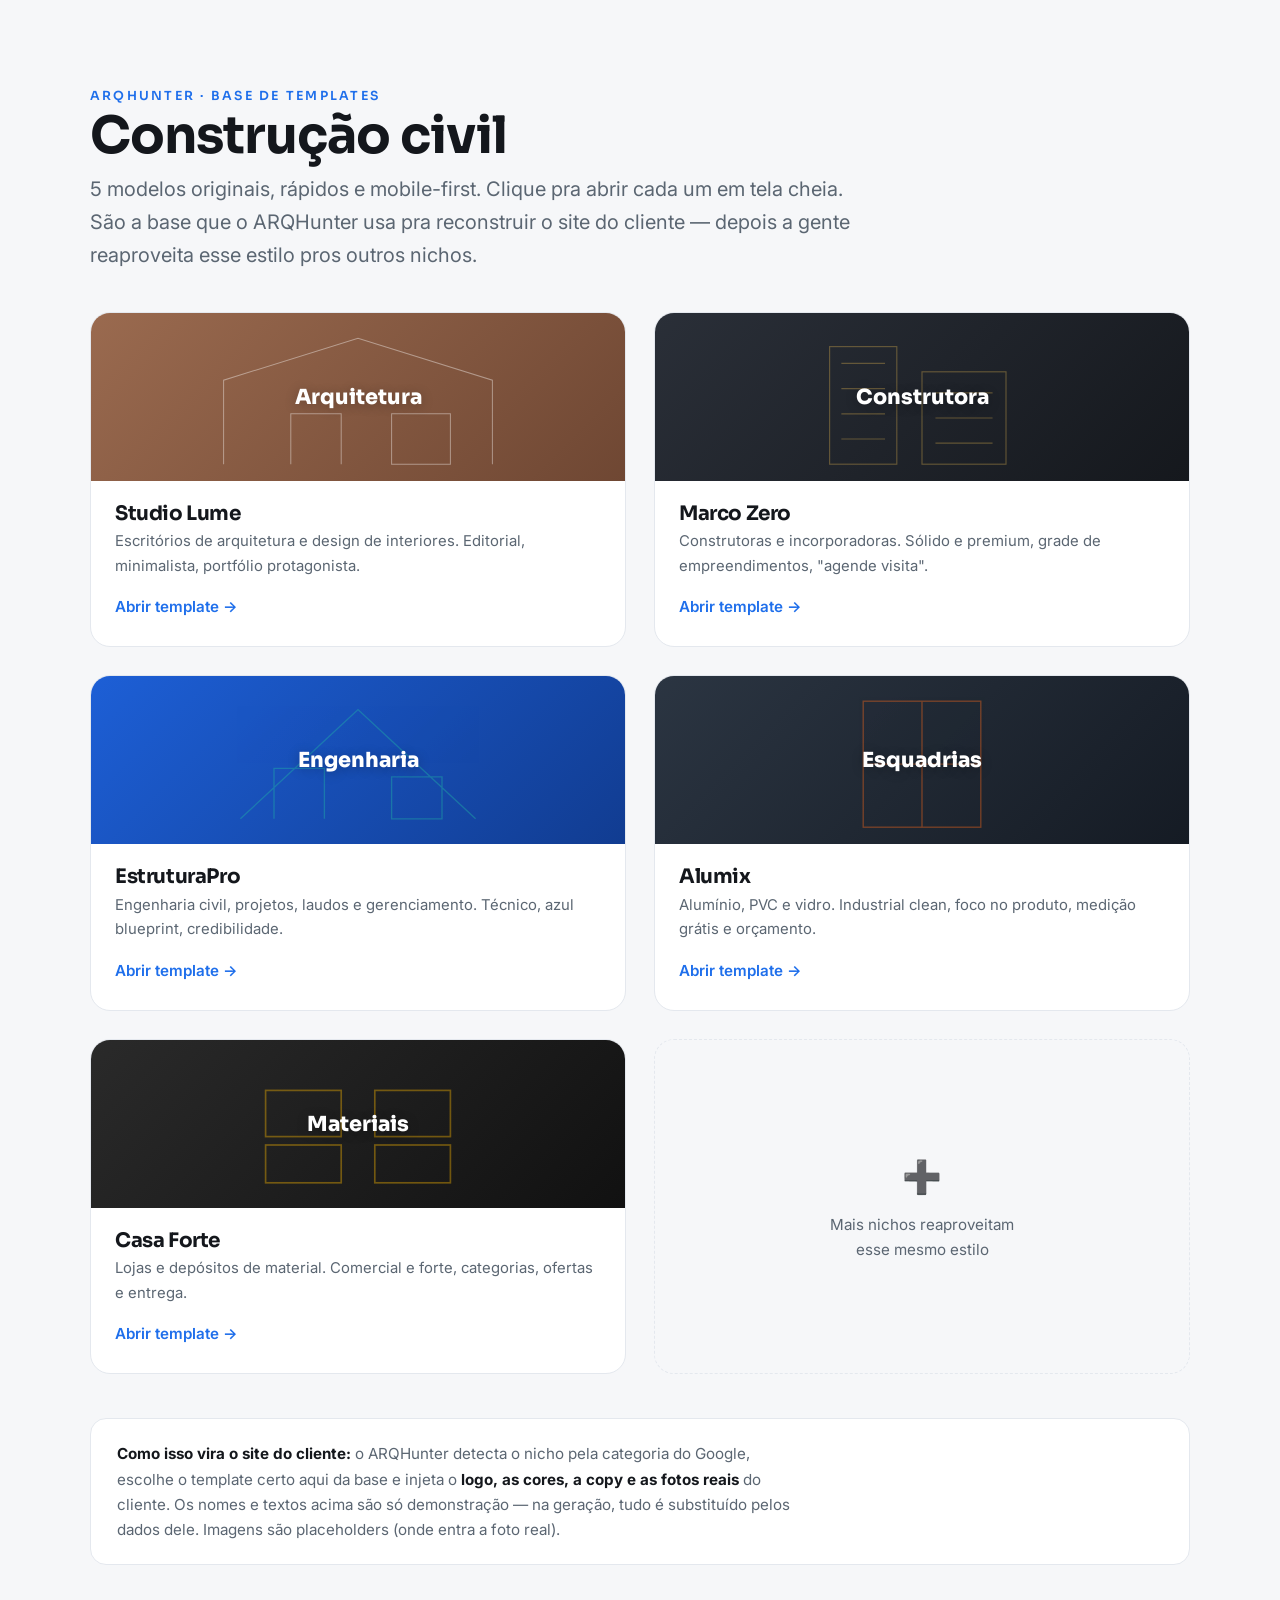
<file: templates/index.html>
<!DOCTYPE html>
<html lang="pt-BR">
<head>
<meta charset="UTF-8">
<meta name="viewport" content="width=device-width,initial-scale=1">
<title>ARQHunter — Base de templates · Construção civil</title>
<meta name="description" content="Galeria dos templates de site do ARQHunter para o nicho de construção civil.">
<link rel="preconnect" href="https://fonts.googleapis.com">
<link rel="preconnect" href="https://fonts.gstatic.com" crossorigin>
<link href="https://fonts.googleapis.com/css2?family=Sora:wght@600;700;800&family=Inter:wght@400;500;600&display=swap" rel="stylesheet">
<link rel="stylesheet" href="./assets/base.css">
<style>
  :root{--brand:#1f6feb;--brand-2:#143d8a;--accent:#ffb020;--font-head:"Sora",system-ui,sans-serif}
  body{background:var(--surface)}
  .head{padding:clamp(40px,7vw,80px) 0 clamp(24px,4vw,40px)}
  .tcards{display:grid;grid-template-columns:repeat(2,1fr);gap:clamp(18px,2.5vw,28px)}
  .tcard{background:#fff;border:1px solid var(--border);border-radius:20px;overflow:hidden;text-decoration:none;color:inherit;transition:transform .22s,box-shadow .22s}
  .tcard:hover{transform:translateY(-6px);box-shadow:var(--shadow-lg)}
  .tcard__top{height:168px;display:grid;place-items:center;position:relative;overflow:hidden}
  .tcard__top svg{position:absolute;inset:0;width:100%;height:100%;opacity:.4}
  .tcard__tag{position:relative;z-index:2;font-family:var(--font-head);font-weight:800;color:#fff;font-size:1.3rem;text-shadow:0 2px 12px rgba(0,0,0,.25)}
  .tcard__body{padding:22px 24px 26px}
  .tcard__body h3{font-family:var(--font-head);font-size:1.25rem;margin-bottom:.3rem}
  .tcard__body p{font-size:.93rem;color:var(--muted)}
  .tcard__open{display:inline-flex;align-items:center;gap:.4rem;margin-top:1rem;font-weight:600;color:var(--brand);font-size:.95rem}
  .note{background:#fff;border:1px solid var(--border);border-radius:16px;padding:22px 26px;margin-top:clamp(28px,4vw,44px);font-size:.95rem;color:var(--muted)}
  .note b{color:var(--ink)}
  @media(max-width:720px){.tcards{grid-template-columns:1fr}}
</style>
</head>
<body>

<section class="head">
  <div class="container">
    <span class="eyebrow">ARQHunter · Base de templates</span>
    <h1 style="font-family:var(--font-head);font-size:clamp(2rem,5vw,3.2rem)">Construção civil</h1>
    <p class="lead" style="margin-top:.6rem">5 modelos originais, rápidos e mobile-first. Clique pra abrir cada um em tela cheia. São a base que o ARQHunter usa pra reconstruir o site do cliente — depois a gente reaproveita esse estilo pros outros nichos.</p>
  </div>
</section>

<section class="container" style="padding-bottom:clamp(40px,7vw,80px)">
  <div class="tcards">

    <a class="tcard" href="./arquitetura/">
      <div class="tcard__top" style="background:linear-gradient(135deg,#9a6a4f,#6f4733)">
        <svg viewBox="0 0 400 200" stroke="#fff" stroke-width="1.2" fill="none"><path d="M40 180V80l160-50 160 50v100M120 180v-60h60v60M240 120h70v60h-70z"/></svg>
        <span class="tcard__tag">Arquitetura</span>
      </div>
      <div class="tcard__body"><h3>Studio Lume</h3><p>Escritórios de arquitetura e design de interiores. Editorial, minimalista, portfólio protagonista.</p><span class="tcard__open">Abrir template →</span></div>
    </a>

    <a class="tcard" href="./construtora/">
      <div class="tcard__top" style="background:linear-gradient(135deg,#2a2f38,#15181d)">
        <svg viewBox="0 0 400 200" stroke="#c8a24b" stroke-width="1.4" fill="none"><rect x="90" y="40" width="80" height="140"/><rect x="200" y="70" width="100" height="110"/><path d="M104 60h52M104 90h52M104 120h52M104 150h52M216 95h68M216 125h68M216 155h68"/></svg>
        <span class="tcard__tag">Construtora</span>
      </div>
      <div class="tcard__body"><h3>Marco Zero</h3><p>Construtoras e incorporadoras. Sólido e premium, grade de empreendimentos, "agende visita".</p><span class="tcard__open">Abrir template →</span></div>
    </a>

    <a class="tcard" href="./engenharia/">
      <div class="tcard__top" style="background:linear-gradient(135deg,#1d5fd6,#113c91);background-image:linear-gradient(135deg,#1d5fd6,#113c91),linear-gradient(rgba(255,255,255,.08) 1px,transparent 1px),linear-gradient(90deg,rgba(255,255,255,.08) 1px,transparent 1px);background-size:cover,26px 26px,26px 26px">
        <svg viewBox="0 0 400 200" stroke="#20b8a6" stroke-width="1.6" fill="none"><path d="M60 170L200 40l140 130M100 170V110h60v60M240 120h60v50h-60z"/></svg>
        <span class="tcard__tag">Engenharia</span>
      </div>
      <div class="tcard__body"><h3>EstruturaPro</h3><p>Engenharia civil, projetos, laudos e gerenciamento. Técnico, azul blueprint, credibilidade.</p><span class="tcard__open">Abrir template →</span></div>
    </a>

    <a class="tcard" href="./esquadrias/">
      <div class="tcard__top" style="background:linear-gradient(135deg,#2b3542,#151b24)">
        <svg viewBox="0 0 400 200" stroke="#ff6a1a" stroke-width="1.6" fill="none"><rect x="130" y="30" width="140" height="150"/><path d="M200 30v150M130 105h140"/></svg>
        <span class="tcard__tag">Esquadrias</span>
      </div>
      <div class="tcard__body"><h3>Alumix</h3><p>Alumínio, PVC e vidro. Industrial clean, foco no produto, medição grátis e orçamento.</p><span class="tcard__open">Abrir template →</span></div>
    </a>

    <a class="tcard" href="./materiais/">
      <div class="tcard__top" style="background:linear-gradient(135deg,#2a2a2a,#111)">
        <svg viewBox="0 0 400 200" stroke="#f5b301" stroke-width="2" fill="none"><rect x="90" y="60" width="90" height="55"/><rect x="90" y="125" width="90" height="45"/><rect x="220" y="60" width="90" height="55"/><rect x="220" y="125" width="90" height="45"/></svg>
        <span class="tcard__tag">Materiais</span>
      </div>
      <div class="tcard__body"><h3>Casa Forte</h3><p>Lojas e depósitos de material. Comercial e forte, categorias, ofertas e entrega.</p><span class="tcard__open">Abrir template →</span></div>
    </a>

    <div class="tcard" style="display:grid;place-items:center;border-style:dashed;background:transparent;cursor:default">
      <div style="text-align:center;padding:30px;color:var(--muted)"><div style="font-size:2rem">➕</div><p style="font-size:.95rem;margin-top:.5rem">Mais nichos reaproveitam<br>esse mesmo estilo</p></div>
    </div>

  </div>

  <div class="note">
    <p><b>Como isso vira o site do cliente:</b> o ARQHunter detecta o nicho pela categoria do Google, escolhe o template certo aqui da base e injeta o <b>logo, as cores, a copy e as fotos reais</b> do cliente. Os nomes e textos acima são só demonstração — na geração, tudo é substituído pelos dados dele. Imagens são placeholders (onde entra a foto real).</p>
  </div>
</section>

</body>
</html>
</file>
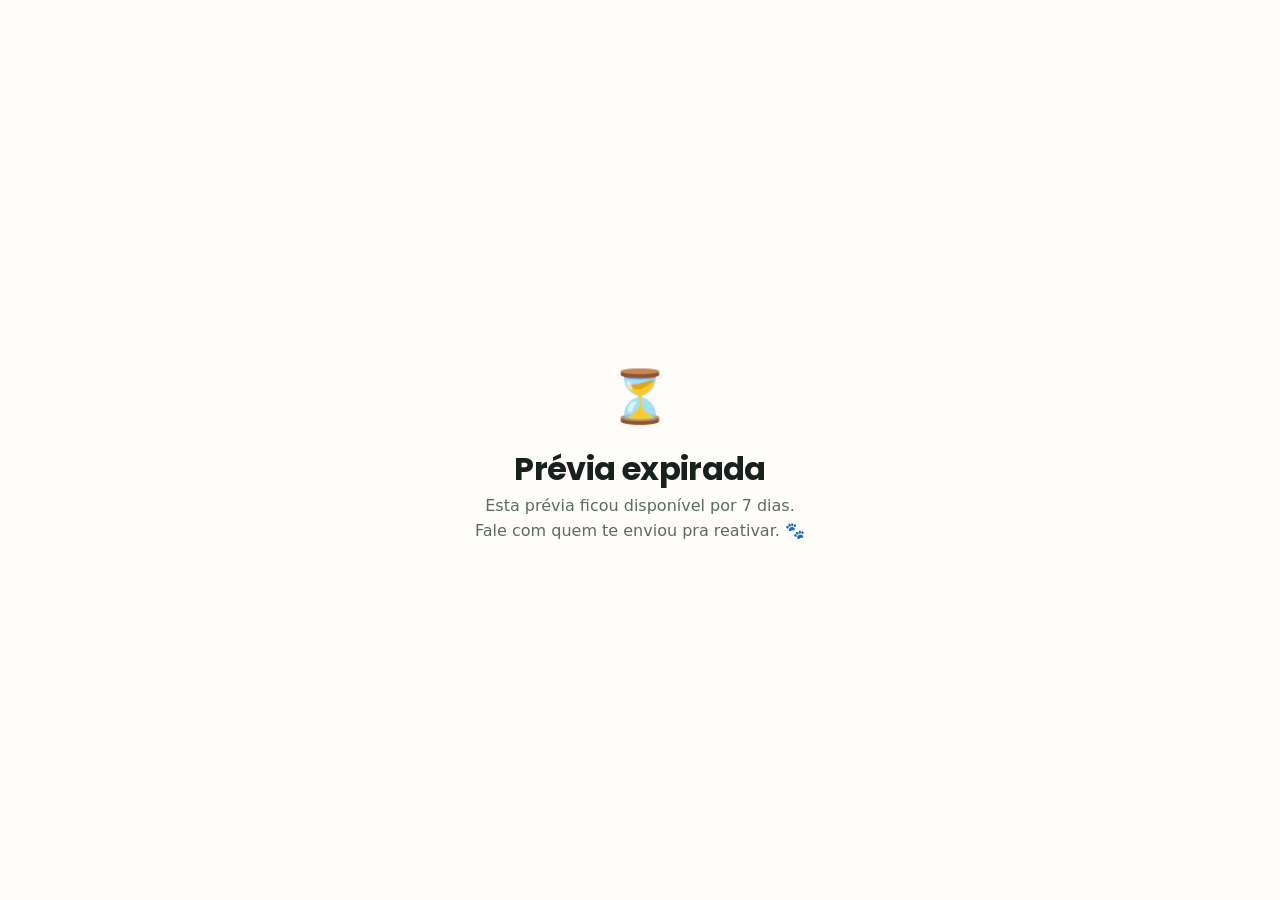
<file: p/american-pet/index.html>
<!DOCTYPE html>
<html lang="pt-BR">
<head>
<meta charset="UTF-8" />
<meta name="viewport" content="width=device-width, initial-scale=1" />
<!-- ARQHunter: prévia com validade de 7 dias -->
<meta name="arqhunter-criado" content="2026-11-27" />
<style id="arqh-gate">html.arqh-wait body{visibility:hidden}</style>
<script>
(function(){
  var criado = new Date(document.querySelector('meta[name=arqhunter-criado]').content + "T00:00:00");
  var expirou = (Date.now() - criado.getTime()) / 864e5 > 7;
  document.documentElement.className += " arqh-wait";
  addEventListener('DOMContentLoaded', function(){
    if (expirou) {
      document.body.innerHTML = '<div style="font-family:system-ui,sans-serif;display:grid;place-items:center;min-height:100vh;margin:0;text-align:center;color:#5a6b63;background:#fffdf9"><div><div style="font-size:3.2rem">⏳</div><h1 style="margin:.4em 0 .2em;color:#17221f">Prévia expirada</h1><p>Esta prévia ficou disponível por 7 dias.<br>Fale com quem te enviou pra reativar. 🐾</p></div></div>';
      document.title = "Prévia expirada";
    }
    document.documentElement.classList.remove('arqh-wait');
  });
})();
</script>
<title>American Pet — Pet Shop e Veterinária em Niterói</title>
<meta name="description" content="Banho e tosa, veterinário, vacinas e rações em Santa Rosa, Niterói. 1.141 avaliações no Google. Agende pelo WhatsApp." />
<link rel="preconnect" href="https://fonts.googleapis.com">
<link rel="preconnect" href="https://fonts.gstatic.com" crossorigin>
<link href="https://fonts.googleapis.com/css2?family=Inter:wght@400;500;600&family=Poppins:wght@600;700;800&display=swap" rel="stylesheet">
<style>
  :root{
    --brand:#0fae9b; --brand-2:#0b8e7f; --brand-soft:#dff6f2;
    --accent:#ff7a59; --accent-soft:#ffe6de;
    --ink:#17221f; --text:#394741; --muted:#6c7b74;
    --bg:#fffdf9; --surface:#ffffff; --surface-2:#f4f8f6; --border:#e9efec;
    --radius:20px; --radius-sm:13px; --shadow:0 14px 40px rgba(15,48,42,.09); --shadow-sm:0 6px 18px rgba(15,48,42,.07);
    --sans:'Inter',-apple-system,Segoe UI,Roboto,sans-serif; --head:'Poppins',var(--sans);
  }
  *{box-sizing:border-box;margin:0;padding:0}
  html{scroll-behavior:smooth}
  body{font-family:var(--sans);color:var(--text);background:var(--bg);line-height:1.6;-webkit-font-smoothing:antialiased;overflow-x:hidden}
  h1,h2,h3{font-family:var(--head);color:var(--ink);line-height:1.1;letter-spacing:-.02em}
  a{color:inherit;text-decoration:none}
  img{max-width:100%;display:block}
  .wrap{max-width:1140px;margin:0 auto;padding:0 clamp(20px,5vw,40px)}
  section{padding:clamp(56px,9vw,110px) 0}
  .eyebrow{font-family:var(--head);font-weight:700;font-size:13px;letter-spacing:.14em;text-transform:uppercase;color:var(--brand-2)}
  .h2{font-size:clamp(1.9rem,4.4vw,3rem);font-weight:800}
  .lead{font-size:clamp(1rem,1.6vw,1.18rem);color:var(--muted);max-width:60ch}

  /* botões */
  .btn{display:inline-flex;align-items:center;gap:9px;font-family:var(--head);font-weight:700;font-size:15px;padding:14px 24px;border-radius:999px;cursor:pointer;border:2px solid transparent;transition:transform .15s,box-shadow .2s,background .2s}
  .btn:active{transform:scale(.97)}
  .btn--wa{background:var(--brand);color:#fff;box-shadow:0 10px 24px rgba(15,174,155,.32)}
  .btn--wa:hover{background:var(--brand-2);transform:translateY(-2px)}
  .btn--ghost{background:#fff;color:var(--ink);border-color:var(--border)}
  .btn--ghost:hover{border-color:var(--brand);color:var(--brand-2)}
  .btn--light{background:#fff;color:var(--brand-2)}
  .btn--light:hover{transform:translateY(-2px)}

  /* nav */
  .nav{position:sticky;top:0;z-index:50;background:rgba(255,253,249,.82);backdrop-filter:blur(12px);border-bottom:1px solid transparent;transition:.25s}
  .nav.scrolled{border-color:var(--border);box-shadow:0 4px 20px rgba(15,48,42,.05)}
  .nav__in{display:flex;align-items:center;justify-content:space-between;height:70px;transition:height .25s}
  .nav.scrolled .nav__in{height:60px}
  .brand{display:flex;align-items:center;gap:10px;font-family:var(--head);font-weight:800;font-size:19px;color:var(--ink)}
  .brand .paw{width:34px;height:34px;background:var(--brand);border-radius:11px;display:grid;place-items:center;color:#fff}
  .brand b{color:var(--brand-2)}
  .nav__links{display:flex;align-items:center;gap:28px}
  .nav__links a{font-weight:500;font-size:15px;color:var(--text)}
  .nav__links a:hover{color:var(--brand-2)}
  .nav__cta{display:flex;align-items:center;gap:14px}
  .burger{display:none;background:none;border:0;cursor:pointer;width:42px;height:42px;border-radius:12px}
  @media(max-width:860px){
    .nav__links{position:fixed;inset:70px 0 auto 0;flex-direction:column;background:#fff;padding:18px 24px 24px;gap:18px;border-bottom:1px solid var(--border);transform:translateY(-130%);transition:transform .3s;box-shadow:var(--shadow)}
    .nav__links.open{transform:translateY(0)}
    .nav__cta .btn{display:none}
    .burger{display:grid;place-items:center}
  }
  /* WhatsApp flutuante (mobile) */
  .wa-float{position:fixed;right:16px;bottom:16px;z-index:60;width:58px;height:58px;border-radius:50%;background:var(--brand);color:#fff;display:none;place-items:center;font-size:26px;box-shadow:0 12px 30px rgba(15,174,155,.45);animation:bob 3s ease-in-out infinite}
  .wa-float:hover{background:var(--brand-2)}
  @media(max-width:860px){.wa-float{display:grid}}

  /* hero */
  .hero{position:relative;padding-top:clamp(40px,7vw,80px);overflow:hidden}
  .hero::before{content:"";position:absolute;inset:-20% -10% auto -10%;height:120%;z-index:-1;
    background:radial-gradient(60% 55% at 18% 20%,rgba(15,174,155,.18),transparent 60%),radial-gradient(50% 50% at 92% 8%,rgba(255,122,89,.16),transparent 60%);
    animation:drift 16s ease-in-out infinite alternate}
  @keyframes drift{to{transform:translate3d(0,0,0) scale(1.08) translateX(2%)}}
  .hero__grid{display:grid;grid-template-columns:1.05fr .95fr;gap:clamp(30px,5vw,64px);align-items:center}
  .badge{display:inline-flex;align-items:center;gap:8px;background:#fff;border:1px solid var(--border);box-shadow:var(--shadow-sm);padding:8px 15px;border-radius:999px;font-size:13.5px;font-weight:600;color:var(--ink)}
  .badge .stars{color:#f5a623;letter-spacing:1px}
  .hero h1{font-size:clamp(2.3rem,5.6vw,4.2rem);font-weight:800;margin:20px 0 16px}
  .hero h1 .hl{color:var(--brand-2);position:relative}
  .hero__cta{display:flex;flex-wrap:wrap;gap:14px;margin-top:30px}
  .hero__mini{margin-top:22px;display:flex;gap:22px;flex-wrap:wrap;color:var(--muted);font-size:14px;font-weight:500}
  .hero__mini b{color:var(--ink)}
  /* hero visual */
  .hero__art{position:relative;aspect-ratio:1/1.02;max-width:460px;margin-left:auto;width:100%}
  .blob{position:absolute;inset:0;background:linear-gradient(145deg,var(--brand),#13c6b0);border-radius:42% 58% 55% 45%/52% 45% 55% 48%;animation:morph 9s ease-in-out infinite;box-shadow:inset 0 -40px 80px rgba(0,0,0,.08)}
  @keyframes morph{50%{border-radius:55% 45% 48% 52%/45% 55% 45% 55%}}
  .hero__art .emoji{position:absolute;inset:0;display:grid;place-items:center;font-size:clamp(7rem,20vw,11rem);filter:drop-shadow(0 18px 30px rgba(0,0,0,.18))}
  .float-card{position:absolute;background:#fff;border-radius:16px;box-shadow:var(--shadow);padding:12px 15px;display:flex;align-items:center;gap:10px;font-weight:600;font-size:14px;color:var(--ink)}
  .float-card .ic{width:38px;height:38px;border-radius:11px;display:grid;place-items:center;font-size:19px}
  .fc1{top:8%;left:-6%;animation:bob 4s ease-in-out infinite}
  .fc2{bottom:10%;right:-5%;animation:bob 4s ease-in-out .8s infinite}
  @keyframes bob{50%{transform:translateY(-10px)}}

  /* prova / stats */
  .stats{background:var(--ink);color:#fff;border-radius:var(--radius);padding:clamp(26px,4vw,40px);display:grid;grid-template-columns:repeat(4,1fr);gap:18px;text-align:center;box-shadow:var(--shadow)}
  .stat .n{font-family:var(--head);font-weight:800;font-size:clamp(1.7rem,3.6vw,2.5rem);color:#fff;line-height:1}
  .stat .l{font-size:13px;color:#aebcb6;margin-top:7px;font-weight:500}
  .stat .n .u{color:var(--brand)}
  @media(max-width:640px){.stats{grid-template-columns:repeat(2,1fr);gap:24px 14px}}

  /* grid genérico de cards */
  .head{max-width:640px;margin-bottom:clamp(30px,4vw,48px)}
  .head .h2{margin:12px 0 10px}
  .grid3{display:grid;grid-template-columns:repeat(auto-fit,minmax(min(100%,260px),1fr));gap:18px}
  .card{background:var(--surface);border:1px solid var(--border);border-radius:var(--radius);padding:26px;transition:transform .2s,box-shadow .2s,border-color .2s}
  .card:hover{transform:translateY(-5px);box-shadow:var(--shadow);border-color:transparent}
  .card .ic{width:52px;height:52px;border-radius:15px;display:grid;place-items:center;font-size:25px;background:var(--brand-soft);margin-bottom:16px}
  .card h3{font-size:1.18rem;font-weight:700;margin-bottom:7px}
  .card p{color:var(--muted);font-size:14.5px}

  /* galeria */
  .gallery{display:grid;grid-template-columns:repeat(3,1fr);grid-auto-rows:150px;gap:14px}
  .gallery .ph{border-radius:var(--radius-sm);background:linear-gradient(135deg,var(--surface-2),var(--brand-soft));display:grid;place-items:center;font-size:2.4rem;color:var(--brand-2);overflow:hidden;position:relative}
  .gallery .ph span{position:absolute;bottom:8px;left:10px;font-size:11px;color:var(--muted);font-weight:600;font-family:var(--sans)}
  .gallery .tall{grid-row:span 2}
  @media(max-width:640px){.gallery{grid-template-columns:repeat(2,1fr);grid-auto-rows:120px}.gallery .tall{grid-row:span 1}}

  /* diferenciais bento */
  .bento{display:grid;grid-template-columns:repeat(4,1fr);gap:16px}
  .bento .b{background:var(--surface);border:1px solid var(--border);border-radius:var(--radius);padding:24px}
  .bento .big{grid-column:span 2;grid-row:span 2;background:linear-gradient(150deg,var(--brand),var(--brand-2));color:#fff;display:flex;flex-direction:column;justify-content:flex-end}
  .bento .big h3{color:#fff;font-size:clamp(1.4rem,3vw,2rem)}
  .bento .big p{color:rgba(255,255,255,.85);margin-top:8px}
  .bento .b h3{font-size:1.05rem;margin-bottom:6px}
  .bento .b p{font-size:14px;color:var(--muted)}
  .bento .ic{font-size:26px;margin-bottom:10px}
  @media(max-width:820px){.bento{grid-template-columns:repeat(2,1fr)}.bento .big{grid-column:span 2;grid-row:span 1}}

  /* depoimentos */
  .reviews{display:grid;grid-template-columns:repeat(auto-fit,minmax(min(100%,290px),1fr));gap:18px}
  .review{background:var(--surface);border:1px solid var(--border);border-radius:var(--radius);padding:26px}
  .review .stars{color:#f5a623;letter-spacing:2px;margin-bottom:12px}
  .review p{color:var(--text);font-size:15px}
  .review .who{display:flex;align-items:center;gap:11px;margin-top:18px}
  .review .av{width:40px;height:40px;border-radius:50%;background:var(--accent-soft);color:var(--accent);display:grid;place-items:center;font-weight:700;font-family:var(--head)}
  .review .who b{display:block;color:var(--ink);font-size:14.5px}
  .review .who small{color:var(--muted);font-size:12.5px}

  /* CTA */
  .cta{background:linear-gradient(135deg,var(--brand),var(--brand-2));border-radius:28px;padding:clamp(40px,6vw,70px);text-align:center;color:#fff;position:relative;overflow:hidden}
  .cta::after{content:"🐾";position:absolute;font-size:16rem;right:-3%;bottom:-18%;opacity:.08;transform:rotate(-15deg)}
  .cta h2{color:#fff;font-size:clamp(1.8rem,4vw,2.8rem);font-weight:800}
  .cta p{color:rgba(255,255,255,.9);max-width:46ch;margin:14px auto 28px;font-size:1.05rem}

  /* FAQ */
  .faq{max-width:760px;margin:0 auto}
  .q{border:1px solid var(--border);border-radius:var(--radius-sm);background:#fff;margin-bottom:12px;overflow:hidden}
  .q>button{width:100%;text-align:left;background:none;border:0;padding:19px 22px;font-family:var(--head);font-weight:600;font-size:16px;color:var(--ink);cursor:pointer;display:flex;justify-content:space-between;gap:16px;align-items:center}
  .q .ans{display:grid;grid-template-rows:0fr;transition:grid-template-rows .3s}
  .q.open .ans{grid-template-rows:1fr}
  .q .ans>div{overflow:hidden}
  .q .ans p{padding:0 22px 20px;color:var(--muted);font-size:15px}
  .q .plus{color:var(--brand);font-size:22px;transition:transform .3s;line-height:1}
  .q.open .plus{transform:rotate(45deg)}

  /* contato */
  .contact{display:grid;grid-template-columns:1fr 1fr;gap:18px}
  .contact .info{background:var(--surface);border:1px solid var(--border);border-radius:var(--radius);padding:30px}
  .contact .row{display:flex;gap:14px;padding:14px 0;border-bottom:1px solid var(--border);align-items:flex-start}
  .contact .row:last-child{border:0}
  .contact .row .ic{font-size:20px;width:30px}
  .contact .row b{color:var(--ink);font-family:var(--head)}
  .contact .map{border-radius:var(--radius);background:linear-gradient(135deg,var(--surface-2),var(--brand-soft));min-height:280px;display:grid;place-items:center;text-align:center;color:var(--brand-2);border:1px solid var(--border)}
  @media(max-width:760px){.contact{grid-template-columns:1fr}}

  /* footer */
  footer{background:var(--ink);color:#aebcb6;padding:48px 0 30px;margin-top:20px}
  footer .f{display:flex;justify-content:space-between;flex-wrap:wrap;gap:20px;align-items:center}
  footer .brand{color:#fff}.footer .brand b{color:var(--brand)}
  footer small{display:block;margin-top:22px;color:#6c7b74;font-size:12.5px}

  @media(max-width:860px){.hero__grid{grid-template-columns:1fr;text-align:center}.hero__cta,.hero__mini{justify-content:center}.hero__art{margin:10px auto 0;max-width:340px}.badge{margin:0 auto}}

  /* MOTION — reveal no scroll */
  .reveal{opacity:0;transform:translateY(22px);transition:opacity .6s cubic-bezier(.2,.7,.2,1),transform .6s cubic-bezier(.2,.7,.2,1)}
  .reveal.in{opacity:1;transform:none}
  .reveal.d1{transition-delay:.08s}.reveal.d2{transition-delay:.16s}.reveal.d3{transition-delay:.24s}
  @media(prefers-reduced-motion:reduce){*{animation:none!important;transition:none!important}.reveal{opacity:1;transform:none}}
</style>
</head>
<body>

<!-- NAV -->
<header class="nav" id="nav">
  <div class="wrap nav__in">
    <a href="#" class="brand"><span class="paw">🐾</span> American<b>Pet</b></a>
    <nav class="nav__links" id="links">
      <a href="#servicos">Serviços</a>
      <a href="#galeria">Galeria</a>
      <a href="#depoimentos">Avaliações</a>
      <a href="#contato">Contato</a>
    </nav>
    <div class="nav__cta">
      <a href="#servicos" class="btn btn--ghost">Ver serviços</a>
      <a href="https://wa.me/552134002126?text=Oi!%20Vim%20pelo%20site%20e%20quero%20agendar%20um%20horário" class="btn btn--wa">💬 WhatsApp</a>
      <button class="burger" id="burger" aria-label="Menu">
        <svg width="22" height="22" viewBox="0 0 24 24" fill="none" stroke="#17221f" stroke-width="2.2" stroke-linecap="round"><path d="M3 6h18M3 12h18M3 18h18"/></svg>
      </button>
    </div>
  </div>
</header>

<!-- HERO -->
<section class="hero">
  <div class="wrap hero__grid">
    <div>
      <span class="badge reveal"><span class="stars">★★★★☆</span> 4,2 · <b>1.141 avaliações</b> no Google</span>
      <h1 class="reveal d1">Cuidado completo pro seu <span class="hl">melhor amigo</span>, pertinho de você</h1>
      <p class="lead reveal d2">Banho & tosa, veterinário, vacinas e tudo que seu pet precisa — em Santa Rosa, Niterói. Atendimento carinhoso e agendamento rápido pelo WhatsApp. 🐶🐱</p>
      <div class="hero__cta reveal d3">
        <a href="https://wa.me/552134002126?text=Oi!%20Quero%20agendar%20um%20horário%20pro%20meu%20pet" class="btn btn--wa">💬 Agendar no WhatsApp</a>
        <a href="#servicos" class="btn btn--ghost">Nossos serviços</a>
      </div>
      <div class="hero__mini reveal d3">
        <span>🕒 <b>Seg–Sáb</b></span>
        <span>🚚 <b>Leva e traz</b></span>
        <span>📍 <b>Santa Rosa, Niterói</b></span>
      </div>
    </div>
    <div class="hero__art reveal d2" aria-hidden="true">
      <div class="blob"></div>
      <div class="emoji">🐕</div>
      <div class="float-card fc1"><span class="ic" style="background:var(--brand-soft)">🛁</span> Banho & tosa</div>
      <div class="float-card fc2"><span class="ic" style="background:var(--accent-soft)">💉</span> Vacinas em dia</div>
    </div>
  </div>
</section>

<!-- STATS -->
<section style="padding-top:0">
  <div class="wrap">
    <div class="stats reveal">
      <div class="stat"><div class="n" data-count="1141">0</div><div class="l">avaliações no Google</div></div>
      <div class="stat"><div class="n">4,2<span class="u">★</span></div><div class="l">nota dos clientes</div></div>
      <div class="stat"><div class="n">+10<span class="u">k</span></div><div class="l">pets atendidos</div></div>
      <div class="stat"><div class="n">6<span class="u">x</span></div><div class="l">dias por semana</div></div>
    </div>
  </div>
</section>

<!-- SERVIÇOS -->
<section id="servicos">
  <div class="wrap">
    <div class="head reveal">
      <span class="eyebrow">O que fazemos</span>
      <h2 class="h2">Tudo pro seu pet num lugar só</h2>
      <p class="lead">Do banho ao veterinário, cuidamos de cada detalhe com carinho e segurança.</p>
    </div>
    <div class="grid3">
      <div class="card reveal"><div class="ic">🛁</div><h3>Banho & Tosa</h3><p>Higiene completa, tosa na tesoura ou máquina e aquele cheirinho de pet feliz.</p></div>
      <div class="card reveal d1"><div class="ic">🩺</div><h3>Veterinário</h3><p>Consultas, exames e acompanhamento com profissionais que amam animais.</p></div>
      <div class="card reveal d2"><div class="ic">💉</div><h3>Vacinas</h3><p>Carteirinha em dia, com todas as vacinas essenciais e lembretes.</p></div>
      <div class="card reveal"><div class="ic">🦴</div><h3>Petshop & Rações</h3><p>As melhores marcas de ração, petiscos, brinquedos e acessórios.</p></div>
      <div class="card reveal d1"><div class="ic">🏠</div><h3>Hotelzinho & Creche</h3><p>Seu pet acolhido e cuidado enquanto você resolve a vida.</p></div>
      <div class="card reveal d2"><div class="ic">🚚</div><h3>Leva e Traz</h3><p>Buscamos e devolvemos seu pet em casa, com toda a segurança.</p></div>
    </div>
  </div>
</section>

<!-- GALERIA -->
<section id="galeria" style="background:var(--surface-2)">
  <div class="wrap">
    <div class="head reveal">
      <span class="eyebrow">Galeria</span>
      <h2 class="h2">Pets felizes, famílias tranquilas</h2>
    </div>
    <div class="gallery reveal">
      <div class="ph tall">🐩<span>foto real do Google</span></div>
      <div class="ph">🐈<span>foto real do Google</span></div>
      <div class="ph">🐕<span>foto real do Google</span></div>
      <div class="ph">🦮<span>foto real do Google</span></div>
      <div class="ph tall">🐾<span>foto real do Google</span></div>
      <div class="ph">🐱<span>foto real do Google</span></div>
    </div>
  </div>
</section>

<!-- DIFERENCIAIS -->
<section>
  <div class="wrap">
    <div class="head reveal">
      <span class="eyebrow">Por que a American Pet</span>
      <h2 class="h2">Confiança de quem já é da família</h2>
    </div>
    <div class="bento">
      <div class="b big reveal"><div class="ic">❤️</div><h3>1.141 famílias já confiam</h3><p>Mais de mil avaliações reais no Google. Carinho de verdade com cada pet que passa por aqui.</p></div>
      <div class="b reveal d1"><div class="ic">👩‍⚕️</div><h3>Equipe que ama animais</h3><p>Profissionais cuidadosos e preparados.</p></div>
      <div class="b reveal d2"><div class="ic">🛡️</div><h3>Ambiente seguro</h3><p>Higiene e segurança em primeiro lugar.</p></div>
      <div class="b reveal d1"><div class="ic">💬</div><h3>Agende em 1 minuto</h3><p>Tudo pelo WhatsApp, sem fila.</p></div>
      <div class="b reveal d2"><div class="ic">📍</div><h3>Pertinho de você</h3><p>Santa Rosa, fácil de chegar.</p></div>
    </div>
  </div>
</section>

<!-- DEPOIMENTOS -->
<section id="depoimentos" style="background:var(--surface-2)">
  <div class="wrap">
    <div class="head reveal">
      <span class="eyebrow">Avaliações</span>
      <h2 class="h2">O que os tutores dizem</h2>
      <p class="lead">Uma amostra das <b>1.141 avaliações</b> no Google.</p>
    </div>
    <div class="reviews">
      <div class="review reveal"><div class="stars">★★★★★</div><p>“Levo meu golden há anos. Sempre volta cheiroso e feliz. Equipe super atenciosa!”</p><div class="who"><span class="av">MC</span><div><b>Mariana C.</b><small>no Google</small></div></div></div>
      <div class="review reveal d1"><div class="stars">★★★★★</div><p>“Atendimento veterinário excelente e preço justo. Recomendo de olhos fechados.”</p><div class="who"><span class="av">RL</span><div><b>Rafael L.</b><small>no Google</small></div></div></div>
      <div class="review reveal d2"><div class="stars">★★★★★</div><p>“O leva e traz salva minha rotina. Minha gata adora e eu fico tranquila.”</p><div class="who"><span class="av">JS</span><div><b>Juliana S.</b><small>no Google</small></div></div></div>
    </div>
  </div>
</section>

<!-- CTA -->
<section>
  <div class="wrap">
    <div class="cta reveal">
      <h2>Seu pet merece esse carinho hoje 🐾</h2>
      <p>Agende banho, tosa ou uma consulta em segundos. É só chamar no WhatsApp — a gente cuida do resto.</p>
      <a href="https://wa.me/552134002126?text=Oi!%20Quero%20agendar%20um%20horário%20pro%20meu%20pet" class="btn btn--light">💬 Falar no WhatsApp</a>
    </div>
  </div>
</section>

<!-- FAQ -->
<section style="padding-top:0">
  <div class="wrap">
    <div class="head reveal" style="text-align:center;margin:0 auto 40px">
      <span class="eyebrow">Dúvidas</span>
      <h2 class="h2">Perguntas frequentes</h2>
    </div>
    <div class="faq reveal">
      <div class="q"><button>Preciso agendar o banho e tosa? <span class="plus">+</span></button><div class="ans"><div><p>Recomendamos agendar pelo WhatsApp pra garantir horário e evitar espera, mas também atendemos por ordem de chegada quando há vaga.</p></div></div></div>
      <div class="q"><button>Vocês têm atendimento veterinário? <span class="plus">+</span></button><div class="ans"><div><p>Sim! Temos consultas, vacinas e acompanhamento com profissionais experientes. Marque a sua pelo WhatsApp.</p></div></div></div>
      <div class="q"><button>Como funciona o leva e traz? <span class="plus">+</span></button><div class="ans"><div><p>Buscamos seu pet em casa e devolvemos depois do serviço, com toda segurança. Consulte a disponibilidade pra sua região de Niterói.</p></div></div></div>
      <div class="q"><button>Onde vocês ficam? <span class="plus">+</span></button><div class="ans"><div><p>Na R. Dr. Mario Vianna, 329 — Santa Rosa, Niterói/RJ. Fácil de chegar e com atendimento de segunda a sábado.</p></div></div></div>
    </div>
  </div>
</section>

<!-- CONTATO -->
<section id="contato" style="background:var(--surface-2)">
  <div class="wrap">
    <div class="head reveal"><span class="eyebrow">Contato</span><h2 class="h2">Venha nos visitar</h2></div>
    <div class="contact">
      <div class="info reveal">
        <div class="row"><span class="ic">📍</span><div><b>Endereço</b><br>R. Dr. Mario Vianna, 329 — Santa Rosa, Niterói/RJ</div></div>
        <div class="row"><span class="ic">💬</span><div><b>WhatsApp</b><br><a href="https://wa.me/552134002126" style="color:var(--brand-2);font-weight:600">(21) 3400-2126</a></div></div>
        <div class="row"><span class="ic">📞</span><div><b>Telefone</b><br><a href="tel:+552134002126" style="color:var(--brand-2);font-weight:600">(21) 3400-2126</a></div></div>
        <div class="row"><span class="ic">🕒</span><div><b>Horário</b><br>Seg a Sex 8h–18h · Sáb 8h–16h</div></div>
        <a href="https://wa.me/552134002126?text=Oi!%20Quero%20agendar%20um%20horário%20pro%20meu%20pet" class="btn btn--wa" style="margin-top:20px">💬 Agendar agora</a>
      </div>
      <a class="map reveal d1" href="https://maps.google.com/?q=American+Pet+Niteroi" target="_blank" rel="noopener">
        <div>🗺️<br><b style="color:var(--ink);font-family:var(--head)">Ver no Google Maps</b><br><small>Santa Rosa, Niterói</small></div>
      </a>
    </div>
  </div>
</section>

<footer>
  <div class="wrap">
    <div class="f">
      <a href="#" class="brand"><span class="paw">🐾</span> American<b style="color:var(--brand)">Pet</b></a>
      <div style="display:flex;gap:22px;font-size:14px">
        <a href="#servicos">Serviços</a><a href="#galeria">Galeria</a><a href="#contato">Contato</a>
      </div>
      <a href="https://wa.me/552134002126" class="btn btn--wa">💬 WhatsApp</a>
    </div>
    <small>© 2026 American Pet · Santa Rosa, Niterói/RJ · Site feito com ❤️ pelo ARQHunter</small>
  </div>
</footer>

<a class="wa-float" href="https://wa.me/552134002126?text=Oi!%20Quero%20agendar%20um%20horário%20pro%20meu%20pet" aria-label="WhatsApp">💬</a>

<script>
  // nav scrolled + menu mobile
  var nav=document.getElementById('nav'), links=document.getElementById('links');
  addEventListener('scroll',function(){nav.classList.toggle('scrolled',scrollY>12)},{passive:true});
  document.getElementById('burger').onclick=function(){links.classList.toggle('open')};
  links.querySelectorAll('a').forEach(function(a){a.onclick=function(){links.classList.remove('open')}});

  // FAQ accordion
  document.querySelectorAll('.q>button').forEach(function(b){b.onclick=function(){b.parentElement.classList.toggle('open')}});

  // reveal no scroll
  var io=new IntersectionObserver(function(es){es.forEach(function(e){if(e.isIntersecting){e.target.classList.add('in');io.unobserve(e.target)}})},{threshold:.12});
  document.querySelectorAll('.reveal').forEach(function(el){io.observe(el)});

  // count-up
  function countUp(el){var t=+el.dataset.count,s=performance.now(),d=1400;function f(n){var p=Math.min((n-s)/d,1);el.textContent=Math.floor((p<1?1-Math.pow(1-p,3):1)*t).toLocaleString('pt-BR');if(p<1)requestAnimationFrame(f)}requestAnimationFrame(f)}
  var cio=new IntersectionObserver(function(es){es.forEach(function(e){if(e.isIntersecting){countUp(e.target);cio.unobserve(e.target)}})},{threshold:.5});
  document.querySelectorAll('[data-count]').forEach(function(el){cio.observe(el)});
</script>
</body>
</html>
</file>
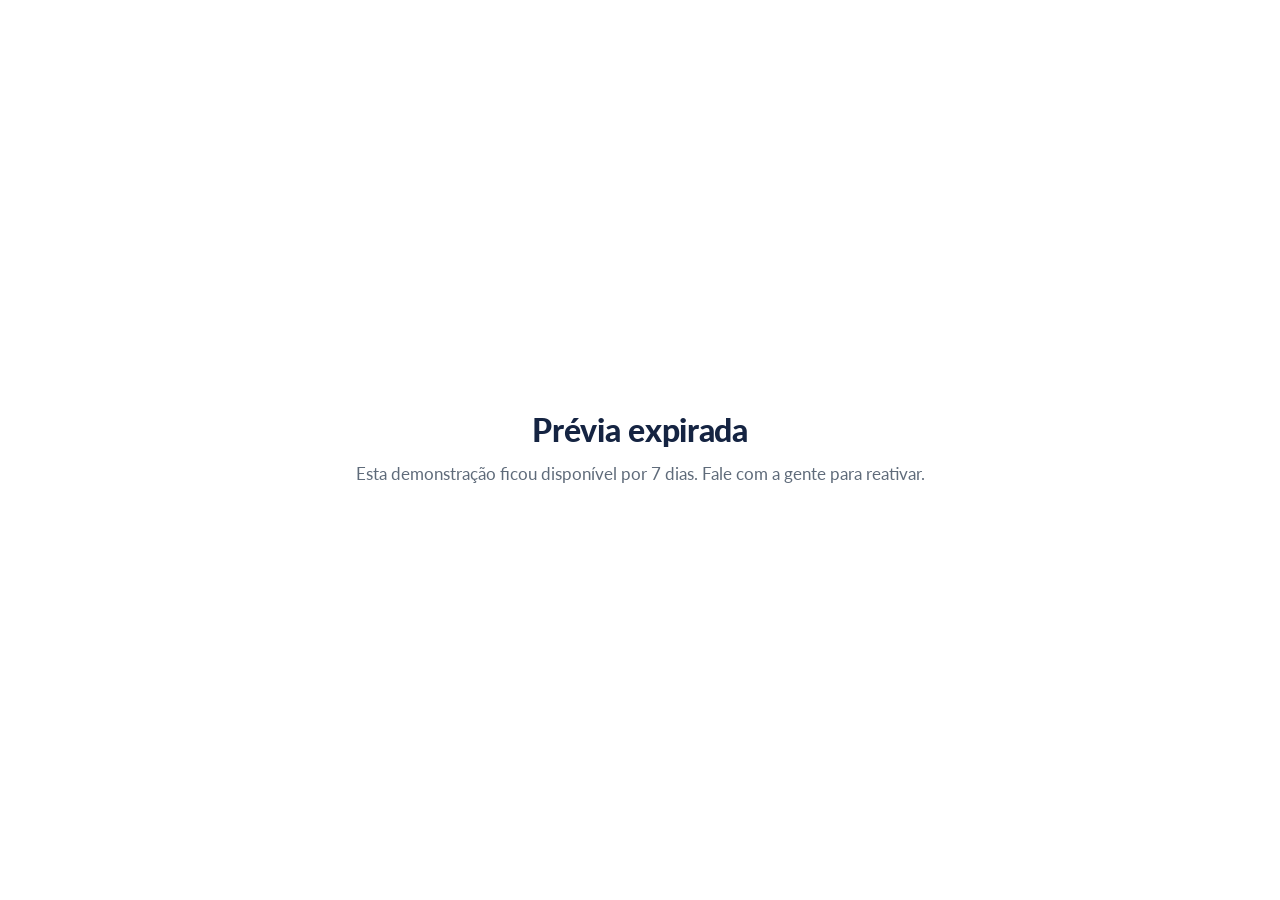
<file: p/stefani-nogueira/index.html>
<!DOCTYPE html>
<html lang="pt-BR">
<head>
<meta charset="UTF-8">
<meta name="viewport" content="width=device-width,initial-scale=1">
<title>Stéfani Nogueira — Incorporação e Construção há 45 anos | Imóveis à venda</title>
<meta name="description" content="Há 45 anos construindo história em Ribeirão Preto, Campinas, São José do Rio Preto e Araraquara. Apartamentos, lotes e empreendimentos à venda. Fale com um corretor.">
<meta name="arqhunter-criado" content="2026-11-26">
<link rel="preconnect" href="https://fonts.googleapis.com">
<link rel="preconnect" href="https://fonts.gstatic.com" crossorigin>
<link rel="preconnect" href="https://cdn.prod.website-files.com" crossorigin>
<link href="https://fonts.googleapis.com/css2?family=Lato:wght@300;400;700;900&display=swap" rel="stylesheet">
<style>
*,*::before,*::after{box-sizing:border-box;margin:0;padding:0}
:root{
  --navy:#152442;--navy-2:#0e1a30;--blue:#035692;--blue-2:#0a4d82;--gold:#c6a24c;
  --ink:#1a2230;--muted:#5f6b7a;--bg:#fff;--surface:#f4f6f9;--surface-2:#e9eef4;--border:#e2e8f0;
  --radius:16px;--shadow:0 12px 34px rgba(16,32,66,.1);--shadow-lg:0 26px 64px rgba(16,32,66,.18);
  --container:1180px;--pad:clamp(20px,5vw,40px);--sec:clamp(60px,10vw,116px);
  --font:"Lato",system-ui,-apple-system,sans-serif;
}
html{scroll-behavior:smooth;-webkit-text-size-adjust:100%}
body{font-family:var(--font);color:var(--ink);background:var(--bg);line-height:1.65;font-size:17px;-webkit-font-smoothing:antialiased;overflow-x:hidden}
img{display:block;max-width:100%}
a{color:inherit;text-decoration:none}
h1,h2,h3,h4{line-height:1.1;font-weight:900;letter-spacing:-.01em}
h1{font-size:clamp(2.1rem,5.4vw,4rem)}
h2{font-size:clamp(1.7rem,3.6vw,2.7rem)}
h3{font-size:clamp(1.1rem,2vw,1.35rem)}
p{max-width:66ch}
.eyebrow{text-transform:uppercase;letter-spacing:.2em;font-size:.76rem;font-weight:700;color:var(--blue)}
.gold{color:var(--gold)}
.lead{font-size:clamp(1.03rem,1.8vw,1.2rem);color:var(--muted)}
.container{width:100%;max-width:var(--container);margin-inline:auto;padding-inline:var(--pad)}
.section{padding-block:var(--sec)}
.section--tint{background:var(--surface)}
.section--navy{background:var(--navy);color:#fff}
.section--navy .lead{color:rgba(255,255,255,.72)}
.center{text-align:center}.center p,.center .lead{margin-inline:auto}
.sec-head{max-width:58ch;margin-bottom:clamp(30px,5vw,50px)}
.sec-head.center{margin-inline:auto}
.grid{display:grid;gap:clamp(18px,2.5vw,26px)}
.g-2{grid-template-columns:repeat(2,1fr)}.g-3{grid-template-columns:repeat(3,1fr)}.g-4{grid-template-columns:repeat(4,1fr)}
.muted{color:var(--muted)}
/* botões */
.btn{display:inline-flex;align-items:center;gap:.5em;padding:.95em 1.7em;border-radius:999px;font-weight:700;font-size:.98rem;transition:transform .18s,box-shadow .18s,background .18s;will-change:transform}
.btn:hover{transform:translateY(-2px)}
.btn--blue{background:var(--blue);color:#fff;box-shadow:0 8px 22px rgba(3,86,146,.35)}
.btn--gold{background:var(--gold);color:#241a06}
.btn--wa{background:#25d366;color:#07321a}
.btn--ghost{border:1.5px solid rgba(255,255,255,.35);color:#fff}
.btn--lg{padding:1.05em 2em;font-size:1.05rem}
/* nav */
.nav{position:sticky;top:0;z-index:50;background:rgba(255,255,255,.9);backdrop-filter:blur(12px);border-bottom:1px solid transparent;transition:border-color .2s,box-shadow .2s}
.nav.stuck{border-color:var(--border);box-shadow:0 2px 20px rgba(16,32,66,.06)}
.nav__row{display:flex;align-items:center;justify-content:space-between;gap:1rem;padding-block:12px}
.nav__logo img{height:52px;width:auto}
.nav__links{display:flex;align-items:center;gap:1.5rem;font-size:.95rem;font-weight:700}
.nav__links a{color:var(--ink);opacity:.8;transition:opacity .15s}
.nav__links a:hover{opacity:1;color:var(--blue)}
.nav__burger{display:none;width:44px;height:44px;place-items:center;color:var(--navy)}
@media(max-width:940px){
  .nav__links{position:fixed;inset:76px 0 auto 0;flex-direction:column;align-items:flex-start;background:#fff;border-bottom:1px solid var(--border);padding:20px var(--pad) 26px;gap:1rem;transform:translateY(-130%);transition:transform .3s}
  .nav__links.open{transform:none}
  .nav__burger{display:grid}
  .nav__cta .btn{display:none}
}
/* hero */
.hero{position:relative;color:#fff;min-height:clamp(540px,78vh,760px);display:flex;align-items:center;isolation:isolate}
.hero__bg{position:absolute;inset:0;z-index:-2;object-fit:cover;width:100%;height:100%}
.hero::after{content:"";position:absolute;inset:0;z-index:-1;background:linear-gradient(90deg,rgba(14,26,48,.92),rgba(14,26,48,.55) 60%,rgba(14,26,48,.25))}
.hero__in{padding-block:clamp(60px,10vw,110px);max-width:760px}
.badge{display:inline-flex;align-items:center;gap:.5rem;padding:.45em 1em;border-radius:999px;background:rgba(198,162,76,.16);border:1px solid rgba(198,162,76,.5);color:var(--gold);font-weight:700;font-size:.82rem;margin-bottom:1.3rem}
.hero h1 span{color:var(--gold)}
.hero p{color:rgba(255,255,255,.82);margin-top:1rem}
.hero__cta{display:flex;flex-wrap:wrap;gap:.9rem;margin-top:1.8rem}
.chips{display:flex;flex-wrap:wrap;gap:.6rem;margin-top:1.8rem}
.chips span{font-size:.85rem;font-weight:700;padding:.5em 1em;border:1px solid rgba(255,255,255,.25);border-radius:999px;color:rgba(255,255,255,.9)}
/* stats */
.stats{display:grid;grid-template-columns:repeat(4,1fr);gap:clamp(16px,3vw,30px)}
.stat b{display:block;font-size:clamp(2.1rem,4.4vw,3.2rem);font-weight:900;line-height:1;color:var(--gold)}
.stat small{display:block;margin-top:.4rem;font-size:.9rem;color:rgba(255,255,255,.72)}
/* empreendimentos */
.emp{display:grid;grid-template-columns:repeat(3,1fr);gap:clamp(18px,2.4vw,26px)}
.emp__card{background:#fff;border:1px solid var(--border);border-radius:var(--radius);overflow:hidden;transition:transform .22s,box-shadow .22s}
.emp__card:hover{transform:translateY(-6px);box-shadow:var(--shadow-lg)}
.emp__ph{position:relative;aspect-ratio:4/3;overflow:hidden;background:var(--surface-2)}
.emp__ph img{width:100%;height:100%;object-fit:cover;transition:transform .5s}
.emp__card:hover .emp__ph img{transform:scale(1.05)}
.emp__city{position:absolute;top:12px;left:12px;background:rgba(14,26,48,.82);color:#fff;font-size:.74rem;font-weight:700;padding:.35em .8em;border-radius:999px;backdrop-filter:blur(4px)}
.emp__b{padding:20px 22px 24px}
.emp__b h3{color:var(--navy);margin-bottom:.3rem}
.emp__spec{font-size:.92rem;color:var(--muted);margin-top:.5rem}
.emp__m2{display:inline-block;margin-top:.9rem;font-weight:900;color:var(--blue);font-size:1.05rem}
/* about */
.about{display:grid;grid-template-columns:1fr 1fr;gap:clamp(28px,5vw,60px);align-items:center}
.about img{border-radius:var(--radius);box-shadow:var(--shadow);width:100%;aspect-ratio:4/3;object-fit:cover}
/* portfolio */
.port{display:grid;grid-template-columns:repeat(4,1fr);gap:clamp(14px,2vw,20px)}
.port a{display:block;padding:26px 22px;border:1px solid var(--border);border-radius:var(--radius);background:#fff;transition:transform .2s,border-color .2s,box-shadow .2s}
.port a:hover{transform:translateY(-4px);border-color:var(--blue);box-shadow:var(--shadow)}
.port__ico{width:46px;height:46px;border-radius:12px;display:grid;place-items:center;background:color-mix(in srgb,var(--blue) 12%,#fff);color:var(--blue);margin-bottom:.9rem}
/* vídeos */
.vids{display:grid;grid-template-columns:repeat(3,1fr);gap:clamp(16px,2.4vw,24px)}
.vid{position:relative;aspect-ratio:16/10;border-radius:var(--radius);overflow:hidden}
.vid img{width:100%;height:100%;object-fit:cover}
.vid::after{content:"";position:absolute;inset:0;background:linear-gradient(to top,rgba(14,26,48,.75),rgba(14,26,48,.1))}
.vid__play{position:absolute;inset:0;z-index:2;display:grid;place-items:center}
.vid__play i{width:62px;height:62px;border-radius:50%;background:rgba(255,255,255,.92);display:grid;place-items:center;color:var(--blue);transition:transform .2s}
.vid:hover .vid__play i{transform:scale(1.1)}
.vid__t{position:absolute;z-index:3;left:18px;bottom:16px;color:#fff;font-weight:900;font-size:1.05rem}
/* espaços */
.locs{display:grid;grid-template-columns:repeat(3,1fr);gap:clamp(14px,2vw,22px)}
.loc{border:1px solid rgba(255,255,255,.14);border-radius:var(--radius);padding:22px 24px;background:rgba(255,255,255,.04)}
.loc h4{color:var(--gold);font-size:.78rem;letter-spacing:.14em;text-transform:uppercase;margin-bottom:.5rem}
.loc strong{display:block;font-size:1.05rem;color:#fff;margin-bottom:.3rem}
.loc p{color:rgba(255,255,255,.72);font-size:.92rem}
.loc a{display:inline-block;margin-top:.6rem;color:#fff;font-weight:700}
/* cta */
.cta{border-radius:clamp(20px,3vw,28px);padding:clamp(38px,6vw,68px);background:linear-gradient(120deg,var(--blue),var(--navy));color:#fff;text-align:center}
.cta .lead{color:rgba(255,255,255,.85)}
.cta__btns{display:flex;flex-wrap:wrap;gap:.9rem;justify-content:center;margin-top:1.6rem}
/* footer */
.footer{background:var(--navy-2);color:rgba(255,255,255,.72);padding-block:clamp(44px,6vw,64px) 26px;font-size:.92rem}
.footer a:hover{color:#fff}
.footer__grid{display:grid;grid-template-columns:1.5fr 1fr 1fr 1fr;gap:28px;margin-bottom:30px}
.footer h4{color:#fff;font-size:.95rem;margin-bottom:.9rem}
.footer li{margin-bottom:.45rem}
.footer__bottom{border-top:1px solid rgba(255,255,255,.12);padding-top:20px;display:flex;flex-wrap:wrap;gap:12px;justify-content:space-between;font-size:.82rem;color:rgba(255,255,255,.5)}
.wa{position:fixed;right:18px;bottom:18px;z-index:60;width:56px;height:56px;border-radius:50%;background:#25d366;display:grid;place-items:center;box-shadow:0 10px 28px rgba(37,211,102,.45);animation:wap 2.6s infinite}
@keyframes wap{50%{box-shadow:0 10px 30px rgba(37,211,102,.8)}}
.reveal{opacity:0;transform:translateY(22px);transition:opacity .6s,transform .6s}
.reveal.in{opacity:1;transform:none}
.d1{transition-delay:.08s}.d2{transition-delay:.16s}.d3{transition-delay:.24s}
@media(prefers-reduced-motion:reduce){*{animation:none!important;transition:none!important}.reveal{opacity:1;transform:none}}
@media(max-width:980px){.g-4,.emp,.vids,.locs,.port{grid-template-columns:repeat(2,1fr)}.stats{grid-template-columns:repeat(2,1fr)}}
@media(max-width:720px){.g-2,.g-3,.emp,.vids,.locs,.about,.footer__grid{grid-template-columns:1fr}.port{grid-template-columns:1fr 1fr}}
</style>
</head>
<body>

<!-- NAV -->
<header class="nav" id="nav">
  <div class="container nav__row">
    <a class="nav__logo" href="#" aria-label="Stéfani Nogueira">
      <img src="https://cdn.prod.website-files.com/63d9506c4697f052af0263cc/69971102ac25a38648df4e3f_logo%20SN%2045%20META%CC%81LICO%20SELO%20META%CC%81LICO%20COM%20LEVE%20SOMBRA%20FUNDO%20TRANSPARENTE%20-p-500.png" alt="Stéfani Nogueira 45 anos" width="190" height="52" fetchpriority="high">
    </a>
    <nav class="nav__links" id="links">
      <a href="#imoveis">Imóveis à venda</a>
      <a href="#sobre">Sobre nós</a>
      <a href="#portfolio">Portfólio</a>
      <a href="#espacos">Espaços de negócios</a>
      <a href="#contato">Fale conosco</a>
    </nav>
    <div class="nav__cta">
      <a class="btn btn--blue" href="https://wa.me/5516991830870?text=Ol%C3%A1!%20Vim%20pelo%20site%20e%20quero%20falar%20com%20um%20corretor." target="_blank" rel="noopener">Fale com um corretor</a>
      <button class="nav__burger" id="burger" aria-label="Menu"><svg width="26" height="26" viewBox="0 0 24 24" fill="none" stroke="currentColor" stroke-width="2"><path d="M3 6h18M3 12h18M3 18h18"/></svg></button>
    </div>
  </div>
</header>

<!-- HERO -->
<section class="hero">
  <img class="hero__bg" src="https://cdn.prod.website-files.com/63d95624e4ad422e6281b1a0/6474e8b9bc93edf86964f23c_PlazaSevilla_FachadaNoturna2_r01.avif" alt="Empreendimento Stéfani Nogueira" fetchpriority="high" width="1600" height="900">
  <div class="container hero__in">
    <span class="badge">★ 45 anos · Desde 1981</span>
    <h1>Há 45 anos construindo o <span>endereço</span> dos seus próximos sonhos.</h1>
    <p class="lead">Incorporação, urbanização e construção em Ribeirão Preto, Campinas, São José do Rio Preto e Araraquara. As melhores opções de moradia e investimento, com o respeito aos prazos que é a nossa marca.</p>
    <div class="hero__cta">
      <a class="btn btn--gold btn--lg" href="#imoveis">Ver imóveis à venda</a>
      <a class="btn btn--ghost btn--lg" href="https://wa.me/5516991830870?text=Quero%20falar%20com%20um%20corretor." target="_blank" rel="noopener">Falar com um corretor</a>
    </div>
    <div class="chips"><span>Ribeirão Preto</span><span>Campinas</span><span>São José do Rio Preto</span><span>Araraquara</span><span>Demais cidades</span></div>
  </div>
</section>

<!-- STATS -->
<section class="section--navy" style="padding-block:clamp(40px,6vw,64px)">
  <div class="container stats">
    <div class="stat reveal"><b>45</b><small>anos de história</small></div>
    <div class="stat reveal d1"><b>1981</b><small>desde a fundação</small></div>
    <div class="stat reveal d2"><b>7</b><small>espaços de negócios</small></div>
    <div class="stat reveal d3"><b>5</b><small>cidades atendidas</small></div>
  </div>
</section>

<!-- IMÓVEIS À VENDA -->
<section class="section" id="imoveis">
  <div class="container">
    <div class="sec-head reveal"><span class="eyebrow">Imóveis à venda</span><h2 style="color:var(--navy)">Empreendimentos em destaque</h2></div>
    <div class="emp">
      <article class="emp__card reveal">
        <div class="emp__ph"><span class="emp__city">Ribeirão Preto</span><img loading="lazy" src="https://cdn.prod.website-files.com/63d95624e4ad422e6281b1a0/6a58cf21871c61eb9ee8185a_STN_Juquehy_EXT_Fachada-1---IA_HR00.avif" alt="Juquehy Residencial Panamby" width="640" height="480"></div>
        <div class="emp__b"><h3>Juquehy Residencial Panamby</h3><p class="emp__spec">Apartamentos 3 e 2 dormitórios (2 e 1 suítes)</p><span class="emp__m2">110, 85 e 70 m²</span></div>
      </article>
      <article class="emp__card reveal d1">
        <div class="emp__ph"><span class="emp__city">Ribeirão Preto</span><img loading="lazy" src="https://cdn.prod.website-files.com/63d95624e4ad422e6281b1a0/647f66a27e1caffd116a9fce_Plaza%20Sevilla.avif" alt="Plaza Sevilla" width="640" height="480"></div>
        <div class="emp__b"><h3>Plaza Sevilla</h3><p class="emp__spec">Apartamentos 3 e 2 dormitórios (até 3 suítes)</p><span class="emp__m2">93 a 220 m² privativos</span></div>
      </article>
      <article class="emp__card reveal d2">
        <div class="emp__ph"><span class="emp__city">São José do Rio Preto</span><img loading="lazy" src="https://cdn.prod.website-files.com/63d95624e4ad422e6281b1a0/686678bf543d95e18b4df837_banner.avif" alt="Sky Redentora" width="640" height="480"></div>
        <div class="emp__b"><h3>Sky Redentora</h3><p class="emp__spec">Apartamentos 3 e 2 dormitórios (1 suíte) · varanda gourmet</p><span class="emp__m2">83 e 63 m²</span></div>
      </article>
      <article class="emp__card reveal">
        <div class="emp__ph"><span class="emp__city">Ribeirão Preto</span><img loading="lazy" src="https://cdn.prod.website-files.com/63d95624e4ad422e6281b1a0/647626b41585563e8549d7c2_STF-Mag_FachadaNoturna_HR.avif" alt="Magnólia Jardim Botânico" width="640" height="480"></div>
        <div class="emp__b"><h3>Magnólia Jardim Botânico</h3><p class="emp__spec">Apartamentos 3 dormitórios (1 suíte)</p><span class="emp__m2">82 m² privativos</span></div>
      </article>
      <article class="emp__card reveal d1">
        <div class="emp__ph"><span class="emp__city">Ribeirão Preto</span><img loading="lazy" src="https://cdn.prod.website-files.com/63d95624e4ad422e6281b1a0/63e24e87e7da1719ee29368b_fachada01_fn01.RGB_color.0000.avif" alt="Belvedere Laranjeiras" width="640" height="480"></div>
        <div class="emp__b"><h3>Belvedere Laranjeiras</h3><p class="emp__spec">Lotes em loteamento de alto padrão</p><span class="emp__m2">A partir de 200 m²</span></div>
      </article>
      <article class="emp__card reveal d2">
        <div class="emp__ph"><span class="emp__city">Araraquara</span><img loading="lazy" src="https://cdn.prod.website-files.com/63d95624e4ad422e6281b1a0/662961e9ad20ff7934601d64_RES-0003_24-Atmosphere_Banner-Home_1920x720px.jpg" alt="Residencial Atmosphere" width="640" height="480"></div>
        <div class="emp__b"><h3>Residencial Atmosphere</h3><p class="emp__spec">Apartamentos 3 e 2 dormitórios (1 suíte)</p><span class="emp__m2">62 e 75 m² privativos</span></div>
      </article>
    </div>
    <div class="center" style="margin-top:2.2rem"><a class="btn btn--blue btn--lg" href="https://wa.me/5516991830870?text=Quero%20ver%20todos%20os%20im%C3%B3veis%20%C3%A0%20venda." target="_blank" rel="noopener">Ver todos os imóveis à venda</a></div>
  </div>
</section>

<!-- SOBRE -->
<section class="section section--tint" id="sobre">
  <div class="container about">
    <img class="reveal" loading="lazy" src="https://cdn.prod.website-files.com/63d9506c4697f052af0263cc/6478bf1a53b1ce226d293121_Institucional%20home.webp" alt="Stéfani Nogueira institucional" width="640" height="480">
    <div class="reveal d1">
      <span class="eyebrow">Há 45 anos</span>
      <h2 style="color:var(--navy)">Uma história de confiança e inovação.</h2>
      <p class="lead" style="margin-top:1rem">A Stéfani Nogueira Urbanização, Incorporação e Construção nasceu em 1981 e cresceu construindo uma história de confiança, que vai muito além de projetar e edificar novos bairros e novos empreendimentos.</p>
      <p style="margin-top:1rem">Hoje, temos orgulho da nossa trajetória que alia inovação, compromisso e responsabilidade social para atender, em diversas cidades do Brasil, um público cada vez mais exigente e consciente. Nossa vocação é antecipar tendências do mercado e garantir aos clientes as melhores opções de moradia e investimento — sempre com respeito aos prazos, às nossas equipes, ao meio ambiente e à comunidade.</p>
    </div>
  </div>
</section>

<!-- PORTFÓLIO -->
<section class="section" id="portfolio">
  <div class="container">
    <div class="sec-head center reveal"><span class="eyebrow">Portfólio</span><h2 style="color:var(--navy)">O que construímos</h2></div>
    <div class="port reveal">
      <a href="https://wa.me/5516991830870"><div class="port__ico">🏢</div><h3 style="color:var(--navy);font-size:1.1rem">Edifícios residenciais</h3></a>
      <a href="https://wa.me/5516991830870"><div class="port__ico">🏡</div><h3 style="color:var(--navy);font-size:1.1rem">Condomínios horizontais</h3></a>
      <a href="https://wa.me/5516991830870"><div class="port__ico">📐</div><h3 style="color:var(--navy);font-size:1.1rem">Loteamentos</h3></a>
      <a href="https://wa.me/5516991830870"><div class="port__ico">🏬</div><h3 style="color:var(--navy);font-size:1.1rem">Empreendimentos comerciais</h3></a>
    </div>
  </div>
</section>

<!-- VÍDEOS -->
<section class="section section--tint">
  <div class="container">
    <div class="sec-head reveal"><span class="eyebrow">Assista aos vídeos</span><h2 style="color:var(--navy)">Conheça por dentro</h2></div>
    <div class="vids reveal">
      <a class="vid" href="https://wa.me/5516991830870?text=Quero%20o%20v%C3%ADdeo%20do%20Belvedere%20Laranjeiras." target="_blank" rel="noopener"><img loading="lazy" src="https://cdn.prod.website-files.com/63d95624e4ad422e6281b1a0/63e24e87e7da1719ee29368b_fachada01_fn01.RGB_color.0000.avif" alt="Belvedere Laranjeiras" width="520" height="325"><span class="vid__play"><i><svg width="22" height="22" viewBox="0 0 24 24" fill="currentColor"><path d="M8 5v14l11-7z"/></svg></i></span><span class="vid__t">Belvedere Laranjeiras</span></a>
      <a class="vid" href="https://wa.me/5516991830870?text=Quero%20o%20v%C3%ADdeo%20do%20Plaza%20Sevilla." target="_blank" rel="noopener"><img loading="lazy" src="https://cdn.prod.website-files.com/63d95624e4ad422e6281b1a0/6474e8b9bc93edf86964f23c_PlazaSevilla_FachadaNoturna2_r01.avif" alt="Plaza Sevilla" width="520" height="325"><span class="vid__play"><i><svg width="22" height="22" viewBox="0 0 24 24" fill="currentColor"><path d="M8 5v14l11-7z"/></svg></i></span><span class="vid__t">Plaza Sevilla</span></a>
      <a class="vid" href="https://wa.me/5516991830870?text=Quero%20o%20v%C3%ADdeo%20do%20Magn%C3%B3lia." target="_blank" rel="noopener"><img loading="lazy" src="https://cdn.prod.website-files.com/63d95624e4ad422e6281b1a0/647626b41585563e8549d7c2_STF-Mag_FachadaNoturna_HR.avif" alt="Magnólia" width="520" height="325"><span class="vid__play"><i><svg width="22" height="22" viewBox="0 0 24 24" fill="currentColor"><path d="M8 5v14l11-7z"/></svg></i></span><span class="vid__t">Magnólia</span></a>
    </div>
  </div>
</section>

<!-- ESPAÇOS DE NEGÓCIOS -->
<section class="section section--navy" id="espacos">
  <div class="container">
    <div class="sec-head reveal"><span class="eyebrow gold" style="color:var(--gold)">Onde nos encontrar</span><h2>Conheça nossos espaços de negócios</h2></div>
    <div class="locs reveal">
      <div class="loc"><h4>Ribeirão Preto · Matriz</h4><strong>Sede</strong><p>Av. Dr. José Cezário Monteiro da S. Filho, 345</p><a href="tel:+551635122000">(16) 3512-2000</a></div>
      <div class="loc"><h4>Ribeirão Preto</h4><strong>Plazas de España</strong><p>Rua Carlos Rateb Cury, 690</p><a href="https://wa.me/5516991830870" target="_blank" rel="noopener">(16) 99183-0870</a></div>
      <div class="loc"><h4>Ribeirão Preto</h4><strong>Plantão Panamby</strong><p>Rua Kamel Lian, 180</p><a href="https://wa.me/5516991849881" target="_blank" rel="noopener">(16) 99184-9881</a></div>
      <div class="loc"><h4>Campinas</h4><strong>Espaço de negócios</strong><p>Rua Coronel Quirino, 392</p><a href="https://wa.me/5519978105981" target="_blank" rel="noopener">(19) 97810-5981</a></div>
      <div class="loc"><h4>São José do Rio Preto</h4><strong>Espaço de negócios</strong><p>Av. Coronel Spinola de Castro, 4947</p><a href="https://wa.me/5516999613989" target="_blank" rel="noopener">(16) 99961-3989</a></div>
      <div class="loc"><h4>São Joaquim da Barra</h4><strong>Plantão de vendas</strong><p>Av. Orestes Quércia, 3105</p><a href="https://wa.me/5516997580783" target="_blank" rel="noopener">(16) 99758-0783</a></div>
      <div class="loc"><h4>Araraquara</h4><strong>Plantão de vendas</strong><p>Av. Rodrigo Fernando Grillo, 737</p><a href="https://wa.me/5516991554877" target="_blank" rel="noopener">(16) 99155-4877</a></div>
    </div>
  </div>
</section>

<!-- CTA -->
<section class="section" id="contato">
  <div class="container"><div class="cta reveal">
    <h2>Encontre seu próximo imóvel com quem tem 45 anos de história.</h2>
    <p class="lead">Fale agora com um corretor pelo WhatsApp e receba as melhores condições dos nossos lançamentos.</p>
    <div class="cta__btns">
      <a class="btn btn--wa btn--lg" href="https://wa.me/5516991830870?text=Ol%C3%A1!%20Quero%20falar%20com%20um%20corretor." target="_blank" rel="noopener">Falar no WhatsApp</a>
      <a class="btn btn--ghost btn--lg" href="tel:+551635122000">(16) 3512-2000</a>
    </div>
  </div></div>
</section>

<!-- FOOTER -->
<footer class="footer">
  <div class="container">
    <div class="footer__grid">
      <div>
        <img src="https://cdn.prod.website-files.com/63d9506c4697f052af0263cc/69971102ac25a38648df4e3f_logo%20SN%2045%20META%CC%81LICO%20SELO%20META%CC%81LICO%20COM%20LEVE%20SOMBRA%20FUNDO%20TRANSPARENTE%20-p-500.png" alt="Stéfani Nogueira" width="160" height="44" loading="lazy" style="margin-bottom:1rem">
        <p style="color:rgba(255,255,255,.6)">Urbanização · Incorporação · Construção. Há 45 anos construindo história de confiança.</p>
      </div>
      <div><h4>Imóveis à venda</h4><ul><li><a href="#imoveis">Em lançamento</a></li><li><a href="#imoveis">Em construção</a></li><li><a href="#imoveis">Pronto para morar</a></li><li><a href="#imoveis">Lotes</a></li></ul></div>
      <div><h4>A empresa</h4><ul><li><a href="#sobre">Sobre nós</a></li><li><a href="#portfolio">Portfólio</a></li><li><a href="#espacos">Espaços de negócios</a></li><li><a href="https://wa.me/5516991830870">Trabalhe conosco</a></li></ul></div>
      <div><h4>Fale conosco</h4><ul><li>Matriz: (16) 3512-2000</li><li>Vendas: (16) 99183-0870</li><li><a href="https://wa.me/5516991830870">Central de vendas</a></li></ul></div>
    </div>
    <div class="footer__bottom"><span>© 2026 Stéfani Nogueira Urbanização, Incorporação e Construção.</span><span>Feito com ARQHunter</span></div>
  </div>
</footer>

<a class="wa" href="https://wa.me/5516991830870?text=Ol%C3%A1!" target="_blank" rel="noopener" aria-label="WhatsApp">
  <svg width="30" height="30" viewBox="0 0 24 24" fill="#fff"><path d="M12 2a10 10 0 0 0-8.6 15l-1.3 4.8 4.9-1.3A10 10 0 1 0 12 2Zm5.7 14.3c-.2.6-1.2 1.2-1.7 1.2-.4.1-1 .1-1.5-.1-.4-.1-.9-.3-1.6-.6-2.8-1.2-4.6-4-4.7-4.2-.2-.2-1.1-1.5-1.1-2.8 0-1.3.7-2 .9-2.2a1 1 0 0 1 .7-.3h.5c.2 0 .4 0 .6.5l.8 2c.1.2.1.3 0 .5l-.4.6-.3.3c-.2.2-.3.4-.2.6.2.4.8 1.3 1.6 2 1 .9 1.8 1.1 2.1 1.3.2.1.4 0 .5-.1l.8-1c.2-.2.3-.2.6-.1l2 .9c.2.1.4.2.4.3.1.2.1.6-.1 1.2Z"/></svg>
</a>

<script>
(function(){
  var nav=document.getElementById("nav");
  addEventListener("scroll",function(){nav.classList.toggle("stuck",scrollY>8)},{passive:true});
  var b=document.getElementById("burger"),l=document.getElementById("links");
  b.addEventListener("click",function(){l.classList.toggle("open")});
  l.addEventListener("click",function(e){if(e.target.closest("a"))l.classList.remove("open")});
  var r=document.querySelectorAll(".reveal");
  if("IntersectionObserver"in window){var io=new IntersectionObserver(function(es){es.forEach(function(x){if(x.isIntersecting){x.target.classList.add("in");io.unobserve(x.target)}})},{threshold:.12,rootMargin:"0px 0px -6% 0px"});r.forEach(function(x){io.observe(x)})}else{r.forEach(function(x){x.classList.add("in")})}
  /* prévia ARQHunter: expira em 7 dias */
  try{var d=document.querySelector('meta[name="arqhunter-criado"]');if(d){var c=new Date(d.content),dias=(Date.now()-c)/864e5;if(dias>7){document.body.innerHTML='<div style="font-family:Lato,sans-serif;min-height:100vh;display:grid;place-items:center;text-align:center;padding:40px;color:#152442"><div><h1 style=\"font-size:2rem\">Prévia expirada</h1><p style=\"color:#5f6b7a;margin-top:12px\">Esta demonstração ficou disponível por 7 dias. Fale com a gente para reativar.</p></div></div>'}}}catch(e){}
})();
</script>
</body>
</html>
</file>
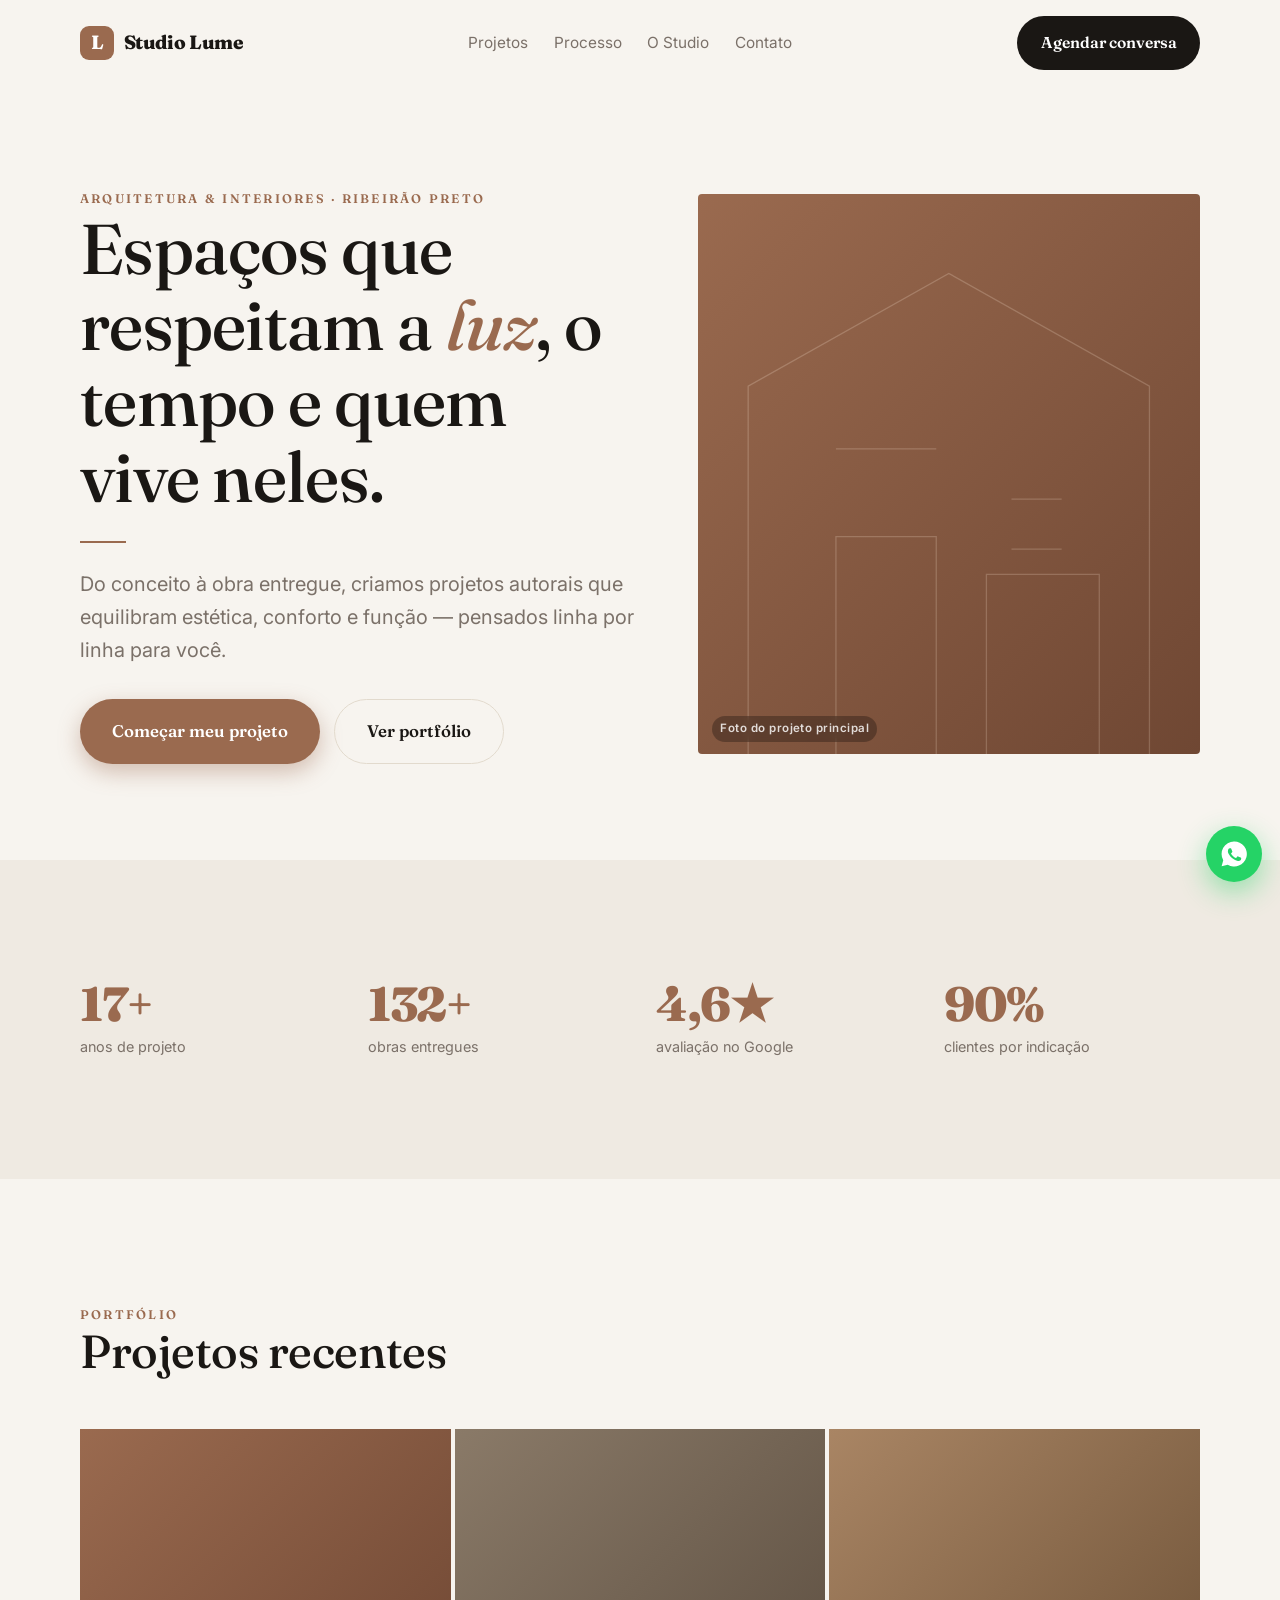
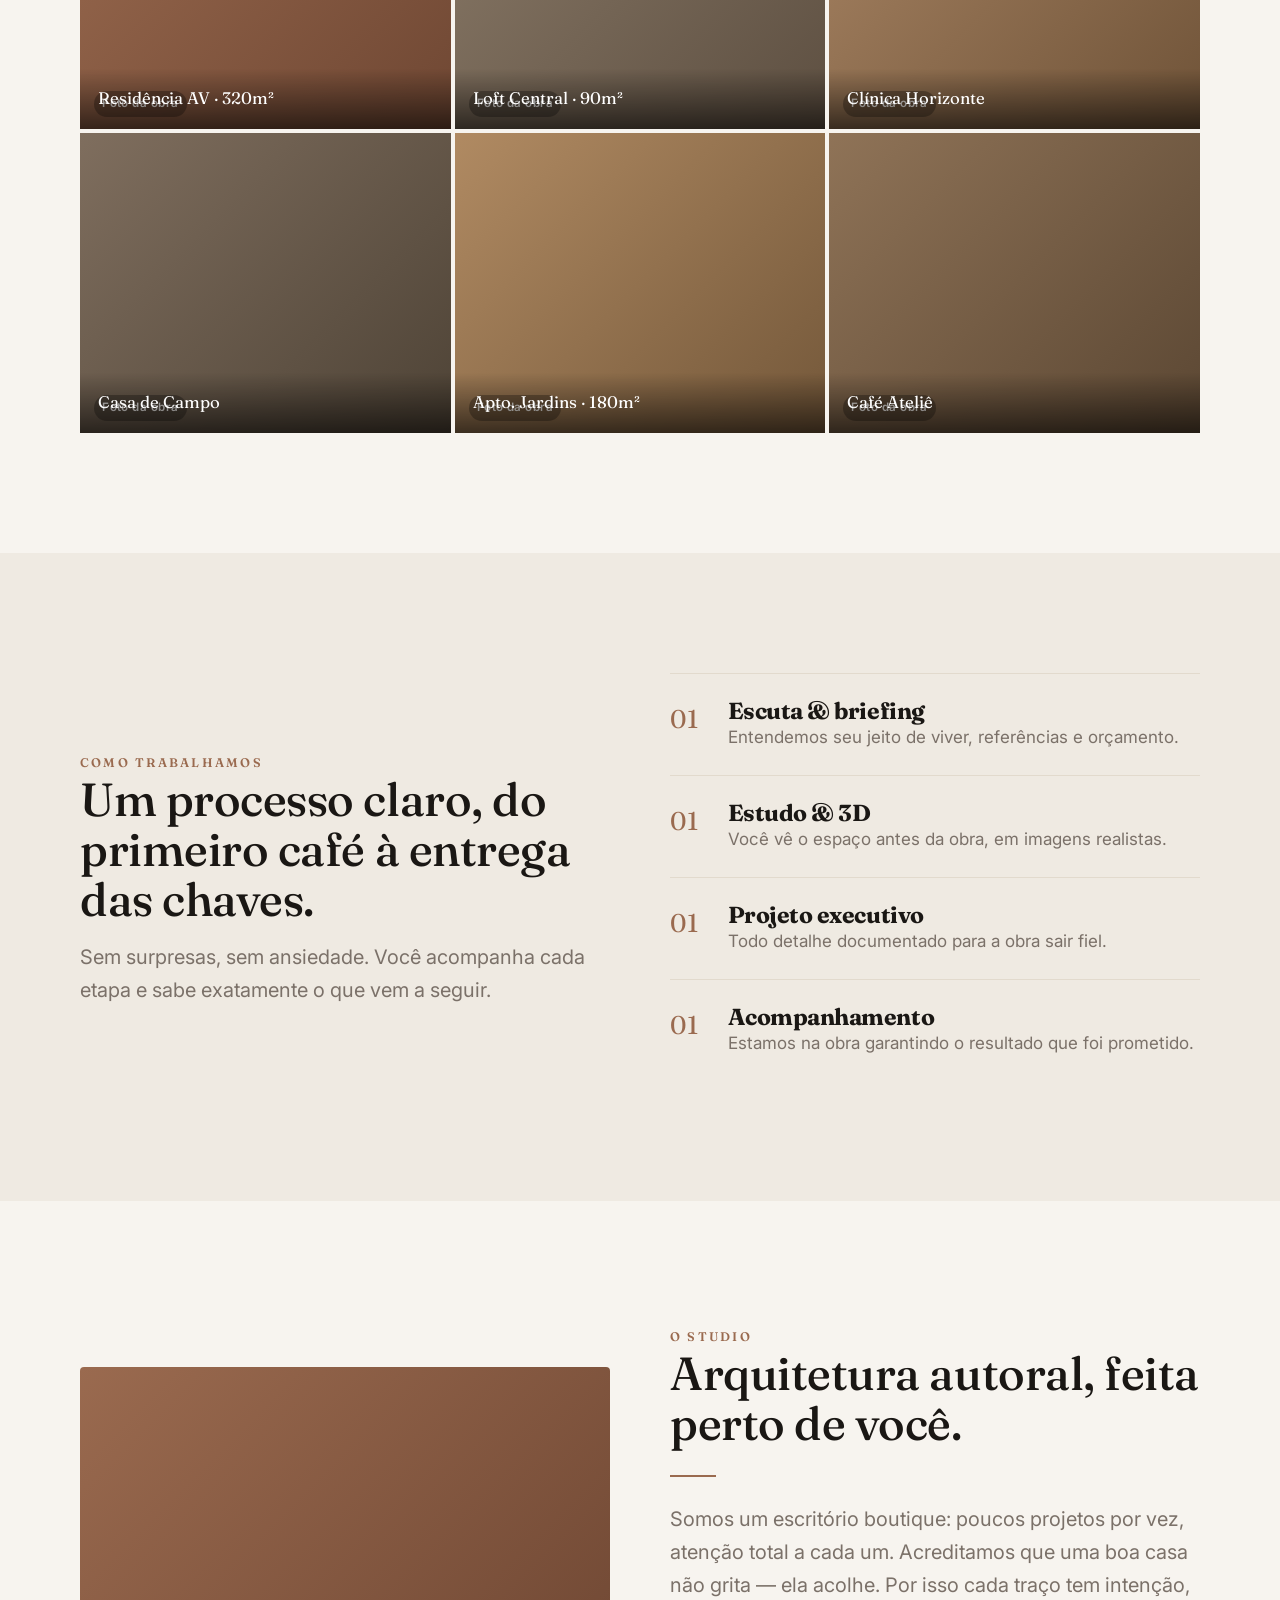
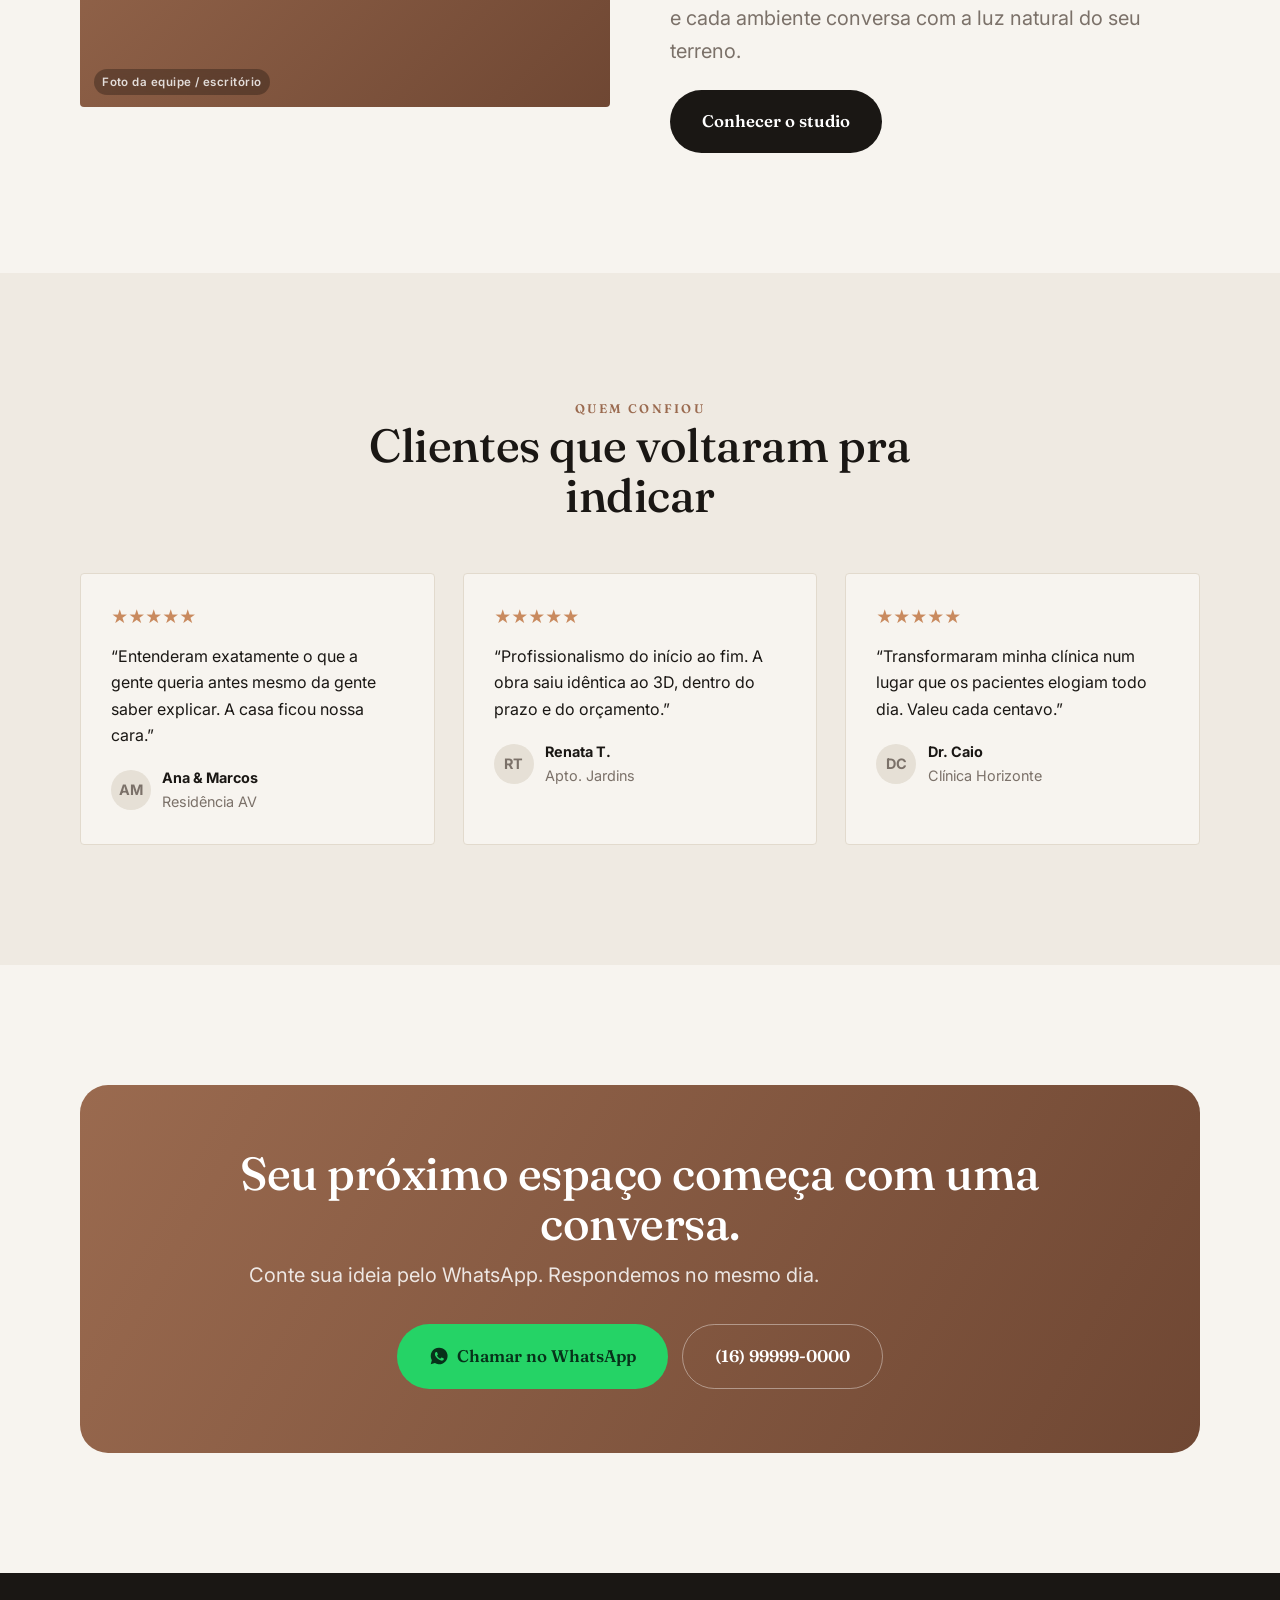
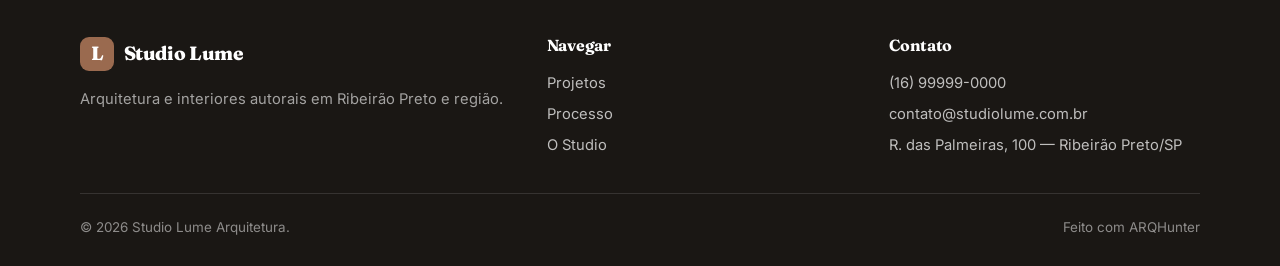
<file: templates/arquitetura/index.html>
<!DOCTYPE html>
<html lang="pt-BR">
<head>
<meta charset="UTF-8">
<meta name="viewport" content="width=device-width,initial-scale=1">
<title>Studio Lume — Arquitetura & Interiores | Ribeirão Preto</title>
<meta name="description" content="Projetos de arquitetura e interiores que unem forma, luz e função. Studio Lume — Ribeirão Preto. Agende uma conversa.">
<link rel="preconnect" href="https://fonts.googleapis.com">
<link rel="preconnect" href="https://fonts.gstatic.com" crossorigin>
<link href="https://fonts.googleapis.com/css2?family=Fraunces:opsz,wght@9..144,400;9..144,500;9..144,600&family=Inter:wght@400;500;600&display=swap" rel="stylesheet">
<link rel="stylesheet" href="../assets/base.css">
<style>
  :root{
    --brand:#9a6a4f;--brand-2:#6f4733;--accent:#c98a5e;
    --ink:#1a1714;--muted:#7b7169;--bg:#f7f4ef;--surface:#efeae2;--surface-2:#e6e0d6;--border:#e2dacd;--on-brand:#fff;
    --font-head:"Fraunces",Georgia,serif;--font-body:"Inter",system-ui,sans-serif;
    --radius:4px;--radius-sm:3px;--container:1200px;
  }
  h1,h2{font-weight:500;letter-spacing:-.01em}
  .hero__grid{display:grid;grid-template-columns:1.05fr .95fr;gap:clamp(28px,5vw,64px);align-items:center}
  .hero__grid .ph{min-height:clamp(340px,52vw,560px)}
  .hero h1 em{font-style:italic;color:var(--brand)}
  .rule{width:46px;height:2px;background:var(--brand);margin:1.6rem 0}
  .proj{display:grid;grid-template-columns:repeat(3,1fr);gap:4px}
  .proj a{position:relative;overflow:hidden}
  .proj .ph{border-radius:0;min-height:300px;transition:transform .5s ease}
  .proj a:hover .ph{transform:scale(1.04)}
  .proj__cap{position:absolute;left:0;bottom:0;right:0;padding:16px 18px;color:#fff;background:linear-gradient(to top,rgba(0,0,0,.6),transparent);z-index:4;font-family:var(--font-head);font-size:1.05rem}
  .steps{counter-reset:s}
  .step{display:flex;gap:1.2rem;padding:1.5rem 0;border-top:1px solid var(--border)}
  .step__n{counter-increment:s;font-family:var(--font-head);font-size:1.6rem;color:var(--brand);min-width:2.4rem}
  .step__n::before{content:"0" counter(s)}
  .about{display:grid;grid-template-columns:1fr 1fr;gap:clamp(28px,5vw,60px);align-items:center}
  @media(max-width:860px){.hero__grid,.about{grid-template-columns:1fr}.proj{grid-template-columns:1fr 1fr}}
  @media(max-width:560px){.proj{grid-template-columns:1fr}}
</style>
</head>
<body>

<!-- NAV -->
<header class="nav">
  <div class="container nav__row">
    <a class="brand" href="#"><span class="brand__mark">L</span>Studio&nbsp;Lume</a>
    <nav class="nav__links">
      <a href="#projetos">Projetos</a>
      <a href="#processo">Processo</a>
      <a href="#studio">O Studio</a>
      <a href="#contato">Contato</a>
    </nav>
    <div class="nav__cta">
      <a class="btn btn--dark" href="https://wa.me/5516999990000?text=Ol%C3%A1!%20Vim%20pelo%20site%20e%20quero%20conversar%20sobre%20um%20projeto." target="_blank" rel="noopener">Agendar conversa</a>
      <button class="nav__burger" aria-label="Menu">
        <svg width="24" height="24" viewBox="0 0 24 24" fill="none" stroke="currentColor" stroke-width="2"><path d="M3 6h18M3 12h18M3 18h18"/></svg>
      </button>
    </div>
  </div>
</header>

<!-- HERO -->
<section class="hero">
  <div class="container hero__grid">
    <div class="reveal">
      <span class="eyebrow">Arquitetura & Interiores · Ribeirão Preto</span>
      <h1>Espaços que respeitam a <em>luz</em>, o tempo e quem vive neles.</h1>
      <div class="rule"></div>
      <p class="lead">Do conceito à obra entregue, criamos projetos autorais que equilibram estética, conforto e função — pensados linha por linha para você.</p>
      <div class="hero__cta">
        <a class="btn btn--brand btn--lg" href="https://wa.me/5516999990000?text=Quero%20um%20or%C3%A7amento%20de%20projeto." target="_blank" rel="noopener">Começar meu projeto</a>
        <a class="btn btn--ghost btn--lg" href="#projetos">Ver portfólio</a>
      </div>
    </div>
    <div class="ph reveal d1" data-label="Foto do projeto principal">
      <svg viewBox="0 0 400 560" preserveAspectRatio="xMidYMid slice" xmlns="http://www.w3.org/2000/svg" stroke="#fff" stroke-width="1" fill="none" opacity=".6">
        <path d="M40 520V210l160-90 160 90v310"/><path d="M110 520V330h80v190M230 360h90v160h-90z"/><path d="M110 260h80M250 300h40M250 340h40"/>
      </svg>
    </div>
  </div>
</section>

<!-- PROVA -->
<section class="section section--tint">
  <div class="container stats">
    <div class="reveal"><div class="stat__num"><span data-count="18" data-suf="+">0</span></div><div class="stat__lbl">anos de projeto</div></div>
    <div class="reveal d1"><div class="stat__num"><span data-count="140" data-suf="+">0</span></div><div class="stat__lbl">obras entregues</div></div>
    <div class="reveal d2"><div class="stat__num"><span data-count="4.9" data-dec="1">0</span>★</div><div class="stat__lbl">avaliação no Google</div></div>
    <div class="reveal d3"><div class="stat__num"><span data-count="96" data-suf="%">0</span></div><div class="stat__lbl">clientes por indicação</div></div>
  </div>
</section>

<!-- PROJETOS -->
<section class="section" id="projetos">
  <div class="container">
    <div class="sec-head reveal">
      <span class="eyebrow">Portfólio</span>
      <h2>Projetos recentes</h2>
    </div>
  </div>
  <div class="container"><div class="proj reveal">
    <a href="#"><div class="ph" data-label="Foto da obra"></div><span class="proj__cap">Residência AV · 320m²</span></a>
    <a href="#"><div class="ph" style="--brand:#8a7a68;--brand-2:#5d4f41" data-label="Foto da obra"></div><span class="proj__cap">Loft Central · 90m²</span></a>
    <a href="#"><div class="ph" style="--brand:#a98564;--brand-2:#6f5338" data-label="Foto da obra"></div><span class="proj__cap">Clínica Horizonte</span></a>
    <a href="#"><div class="ph" style="--brand:#7f6e5e;--brand-2:#4e4336" data-label="Foto da obra"></div><span class="proj__cap">Casa de Campo</span></a>
    <a href="#"><div class="ph" style="--brand:#b08a62;--brand-2:#74583a" data-label="Foto da obra"></div><span class="proj__cap">Apto. Jardins · 180m²</span></a>
    <a href="#"><div class="ph" style="--brand:#8f7357;--brand-2:#5b4733" data-label="Foto da obra"></div><span class="proj__cap">Café Ateliê</span></a>
  </div></div>
</section>

<!-- PROCESSO -->
<section class="section section--tint" id="processo">
  <div class="container about">
    <div class="reveal">
      <span class="eyebrow">Como trabalhamos</span>
      <h2>Um processo claro, do primeiro café à entrega das chaves.</h2>
      <p class="lead" style="margin-top:1rem">Sem surpresas, sem ansiedade. Você acompanha cada etapa e sabe exatamente o que vem a seguir.</p>
    </div>
    <div class="reveal d1">
      <div class="step"><span class="step__n"></span><div><h3>Escuta & briefing</h3><p class="muted">Entendemos seu jeito de viver, referências e orçamento.</p></div></div>
      <div class="step"><span class="step__n"></span><div><h3>Estudo & 3D</h3><p class="muted">Você vê o espaço antes da obra, em imagens realistas.</p></div></div>
      <div class="step"><span class="step__n"></span><div><h3>Projeto executivo</h3><p class="muted">Todo detalhe documentado para a obra sair fiel.</p></div></div>
      <div class="step"><span class="step__n"></span><div><h3>Acompanhamento</h3><p class="muted">Estamos na obra garantindo o resultado que foi prometido.</p></div></div>
    </div>
  </div>
</section>

<!-- STUDIO -->
<section class="section" id="studio">
  <div class="container about">
    <div class="ph ph--tall reveal" data-label="Foto da equipe / escritório"></div>
    <div class="reveal d1">
      <span class="eyebrow">O Studio</span>
      <h2>Arquitetura autoral, feita perto de você.</h2>
      <div class="rule"></div>
      <p class="lead">Somos um escritório boutique: poucos projetos por vez, atenção total a cada um. Acreditamos que uma boa casa não grita — ela acolhe. Por isso cada traço tem intenção, e cada ambiente conversa com a luz natural do seu terreno.</p>
      <a class="btn btn--dark btn--lg" href="#contato" style="margin-top:1.4rem">Conhecer o studio</a>
    </div>
  </div>
</section>

<!-- DEPOIMENTOS -->
<section class="section section--tint">
  <div class="container">
    <div class="sec-head center reveal"><span class="eyebrow">Quem confiou</span><h2>Clientes que voltaram pra indicar</h2></div>
    <div class="grid g-3">
      <div class="review reveal"><div class="review__stars">★★★★★</div><p>“Entenderam exatamente o que a gente queria antes mesmo da gente saber explicar. A casa ficou nossa cara.”</p><div class="review__who"><span class="review__av">AM</span><div><strong>Ana & Marcos</strong><br><span class="muted">Residência AV</span></div></div></div>
      <div class="review reveal d1"><div class="review__stars">★★★★★</div><p>“Profissionalismo do início ao fim. A obra saiu idêntica ao 3D, dentro do prazo e do orçamento.”</p><div class="review__who"><span class="review__av">RT</span><div><strong>Renata T.</strong><br><span class="muted">Apto. Jardins</span></div></div></div>
      <div class="review reveal d2"><div class="review__stars">★★★★★</div><p>“Transformaram minha clínica num lugar que os pacientes elogiam todo dia. Valeu cada centavo.”</p><div class="review__who"><span class="review__av">DC</span><div><strong>Dr. Caio</strong><br><span class="muted">Clínica Horizonte</span></div></div></div>
    </div>
  </div>
</section>

<!-- CTA -->
<section class="section" id="contato">
  <div class="container">
    <div class="cta reveal">
      <h2>Seu próximo espaço começa com uma conversa.</h2>
      <p class="lead">Conte sua ideia pelo WhatsApp. Respondemos no mesmo dia.</p>
      <div class="hero__cta">
        <a class="btn btn--wa btn--lg" href="https://wa.me/5516999990000?text=Ol%C3%A1!%20Quero%20conversar%20sobre%20um%20projeto." target="_blank" rel="noopener">
          <svg width="20" height="20" viewBox="0 0 24 24" fill="currentColor"><path d="M12 2a10 10 0 0 0-8.6 15l-1.3 4.8 4.9-1.3A10 10 0 1 0 12 2Zm5.7 14.3c-.2.6-1.2 1.2-1.7 1.2-.4.1-1 .1-1.5-.1-.4-.1-.9-.3-1.6-.6-2.8-1.2-4.6-4-4.7-4.2-.2-.2-1.1-1.5-1.1-2.8 0-1.3.7-2 .9-2.2a1 1 0 0 1 .7-.3h.5c.2 0 .4 0 .6.5l.8 2c.1.2.1.3 0 .5l-.4.6-.3.3c-.2.2-.3.4-.2.6.2.4.8 1.3 1.6 2 1 .9 1.8 1.1 2.1 1.3.2.1.4 0 .5-.1l.8-1c.2-.2.3-.2.6-.1l2 .9c.2.1.4.2.4.3.1.2.1.6-.1 1.2Z"/></svg>
          Chamar no WhatsApp
        </a>
        <a class="btn btn--ghost btn--lg" href="tel:+5516999990000" style="border-color:rgba(255,255,255,.4);color:#fff">(16) 99999-0000</a>
      </div>
    </div>
  </div>
</section>

<!-- FOOTER -->
<footer class="footer">
  <div class="container">
    <div class="footer__grid">
      <div>
        <a class="brand" href="#" style="color:#fff;margin-bottom:1rem"><span class="brand__mark">L</span>Studio Lume</a>
        <p style="color:rgba(255,255,255,.6)">Arquitetura e interiores autorais em Ribeirão Preto e região.</p>
      </div>
      <div><h4>Navegar</h4><p style="line-height:2.1"><a href="#projetos">Projetos</a><br><a href="#processo">Processo</a><br><a href="#studio">O Studio</a></p></div>
      <div><h4>Contato</h4><p style="line-height:2.1">(16) 99999-0000<br>contato@studiolume.com.br<br>R. das Palmeiras, 100 — Ribeirão Preto/SP</p></div>
    </div>
    <div class="footer__bottom"><span>© 2026 Studio Lume Arquitetura.</span><span>Feito com ARQHunter</span></div>
  </div>
</footer>

<a class="wa-float" href="https://wa.me/5516999990000?text=Ol%C3%A1!" target="_blank" rel="noopener" aria-label="WhatsApp">
  <svg viewBox="0 0 24 24" fill="#fff"><path d="M12 2a10 10 0 0 0-8.6 15l-1.3 4.8 4.9-1.3A10 10 0 1 0 12 2Zm5.7 14.3c-.2.6-1.2 1.2-1.7 1.2-.4.1-1 .1-1.5-.1-.4-.1-.9-.3-1.6-.6-2.8-1.2-4.6-4-4.7-4.2-.2-.2-1.1-1.5-1.1-2.8 0-1.3.7-2 .9-2.2a1 1 0 0 1 .7-.3h.5c.2 0 .4 0 .6.5l.8 2c.1.2.1.3 0 .5l-.4.6-.3.3c-.2.2-.3.4-.2.6.2.4.8 1.3 1.6 2 1 .9 1.8 1.1 2.1 1.3.2.1.4 0 .5-.1l.8-1c.2-.2.3-.2.6-.1l2 .9c.2.1.4.2.4.3.1.2.1.6-.1 1.2Z"/></svg>
</a>

<script src="../assets/base.js"></script>
</body>
</html>
</file>
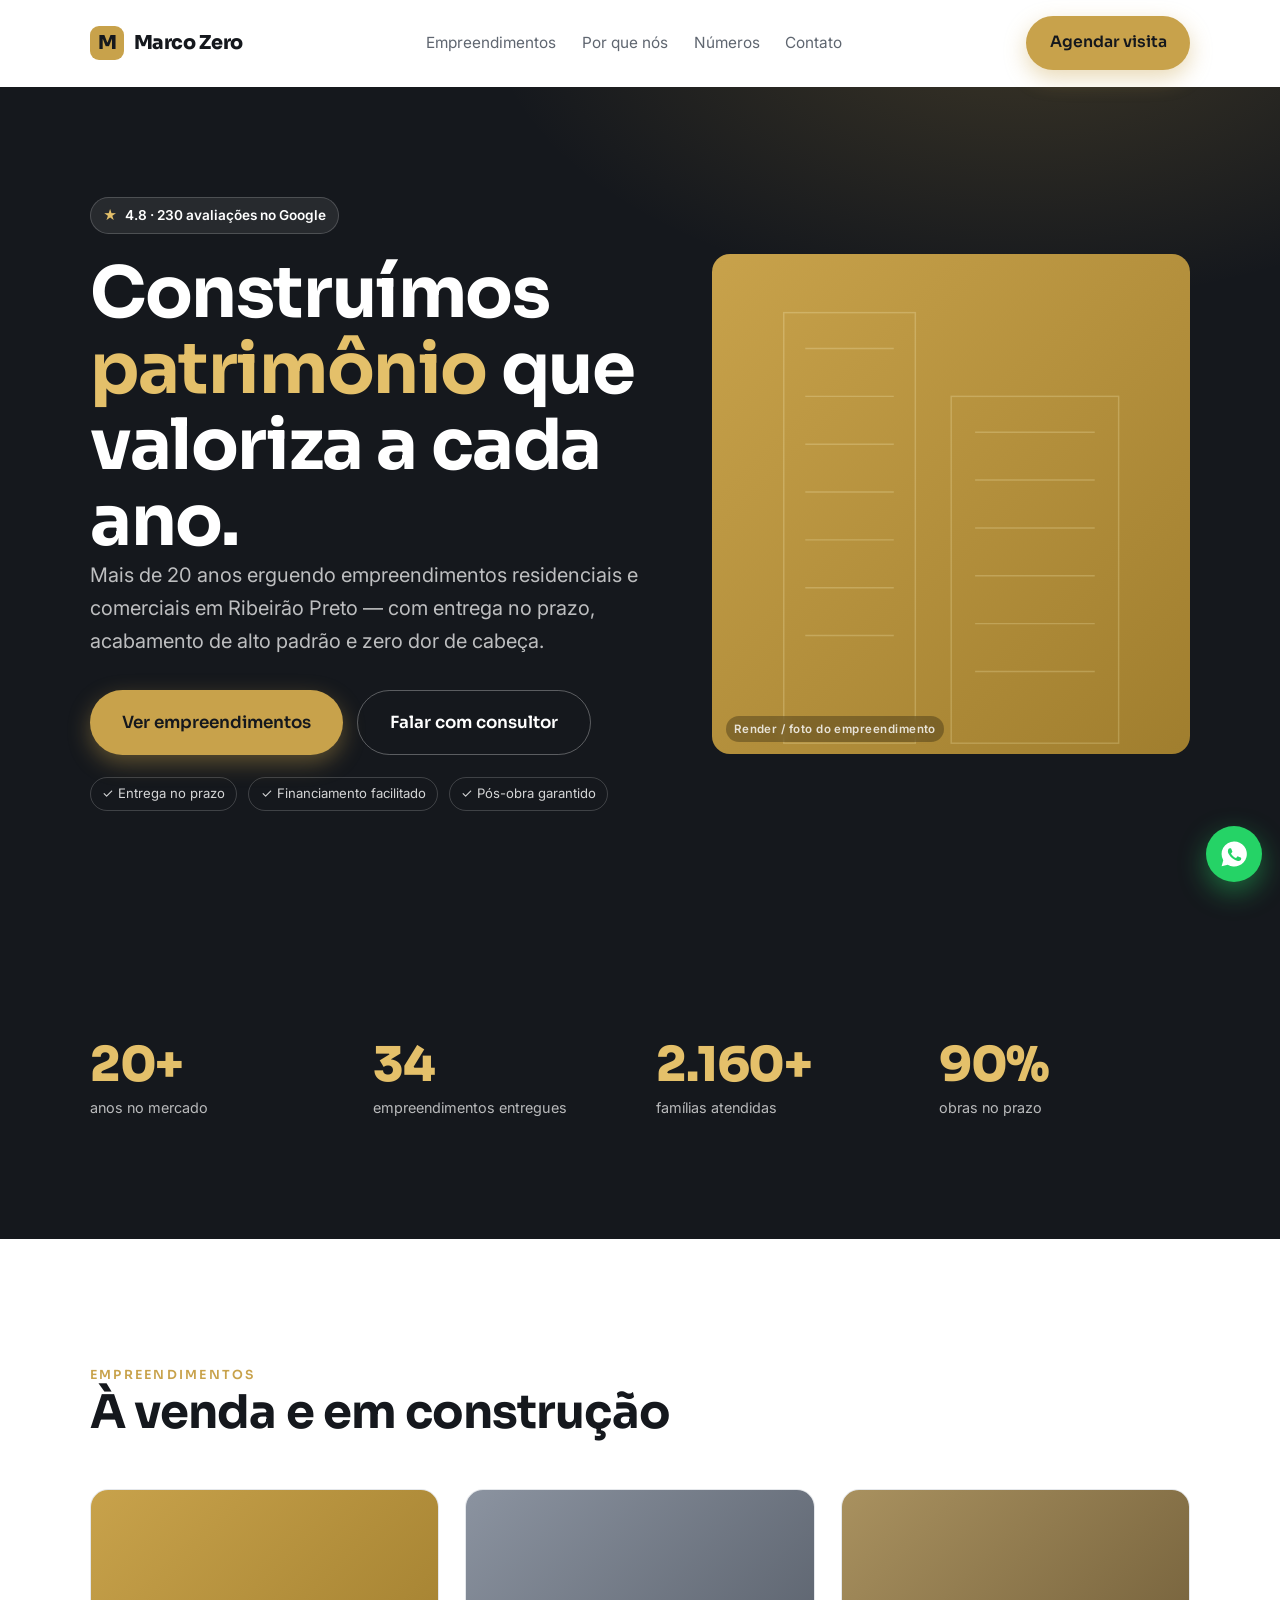
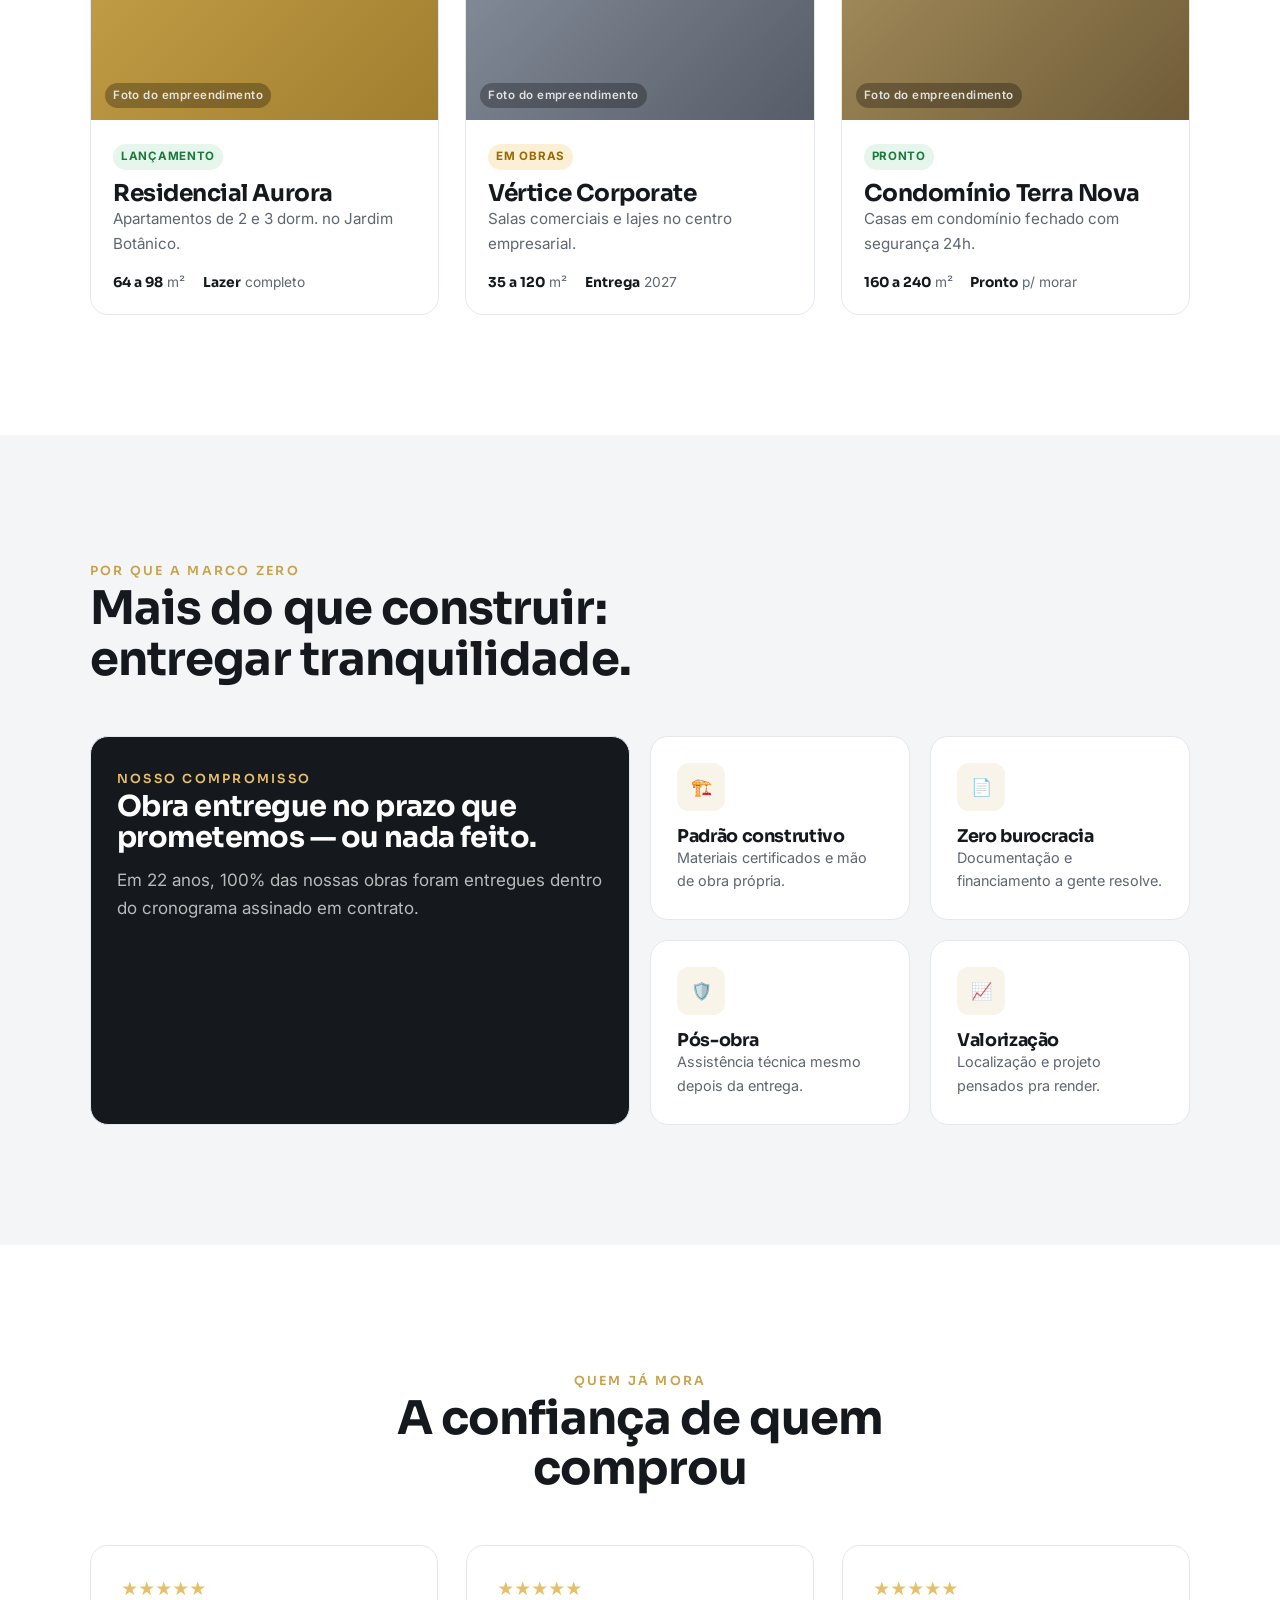
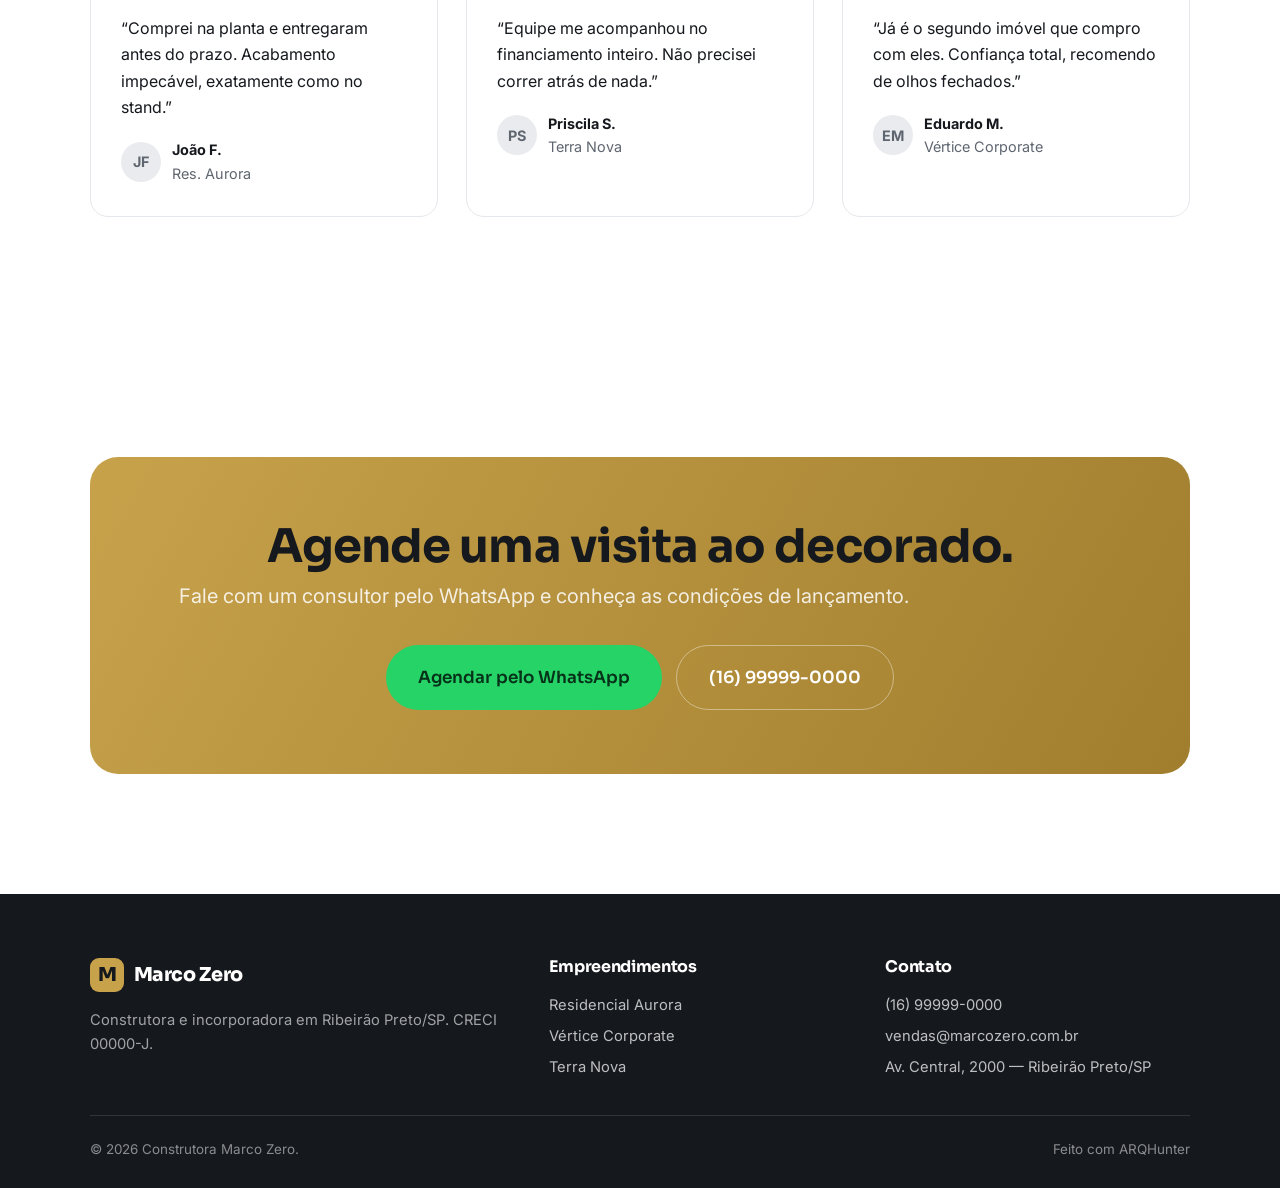
<file: templates/construtora/index.html>
<!DOCTYPE html>
<html lang="pt-BR">
<head>
<meta charset="UTF-8">
<meta name="viewport" content="width=device-width,initial-scale=1">
<title>Construtora Marco Zero — Empreendimentos que valorizam | Ribeirão Preto</title>
<meta name="description" content="Construtora e incorporadora em Ribeirão Preto. Empreendimentos residenciais e comerciais com entrega no prazo e alto padrão. Agende uma visita.">
<link rel="preconnect" href="https://fonts.googleapis.com">
<link rel="preconnect" href="https://fonts.gstatic.com" crossorigin>
<link href="https://fonts.googleapis.com/css2?family=Sora:wght@500;600;700;800&family=Inter:wght@400;500;600&display=swap" rel="stylesheet">
<link rel="stylesheet" href="../assets/base.css">
<style>
  :root{
    --brand:#c8a24b;--brand-2:#a07e2e;--accent:#e4c06a;
    --ink:#15181d;--muted:#5f6670;--bg:#ffffff;--surface:#f4f5f7;--surface-2:#e9ebee;--border:#e4e7eb;--on-brand:#15181d;
    --font-head:"Sora",system-ui,sans-serif;--font-body:"Inter",system-ui,sans-serif;
    --radius:18px;
  }
  .hero{background:var(--ink);color:#fff;padding-block:clamp(56px,9vw,110px);position:relative;overflow:hidden}
  .hero::before{content:"";position:absolute;inset:0;background:radial-gradient(900px 500px at 80% -10%,rgba(200,162,75,.22),transparent 60%);pointer-events:none}
  .hero__grid{display:grid;grid-template-columns:1.08fr .92fr;gap:clamp(28px,5vw,60px);align-items:center;position:relative}
  .hero h1 span{color:var(--accent)}
  .hero .lead{color:rgba(255,255,255,.72)}
  .hero .ph{min-height:clamp(320px,46vw,500px)}
  .trust{display:flex;flex-wrap:wrap;gap:.7rem;margin-top:1.4rem}
  .trust span{font-size:.82rem;padding:.4em .85em;border:1px solid rgba(255,255,255,.18);border-radius:999px;color:rgba(255,255,255,.82)}
  .emp{display:grid;grid-template-columns:repeat(3,1fr);gap:clamp(18px,2.5vw,26px)}
  .emp__card{border:1px solid var(--border);border-radius:var(--radius);overflow:hidden;background:var(--bg);transition:transform .22s,box-shadow .22s}
  .emp__card:hover{transform:translateY(-6px);box-shadow:var(--shadow-lg)}
  .emp__card .ph{border-radius:0;min-height:230px}
  .emp__body{padding:20px 22px}
  .emp__tag{display:inline-block;font-size:.72rem;font-weight:700;letter-spacing:.06em;text-transform:uppercase;color:#1a7a3c;background:#e6f6ec;padding:.3em .7em;border-radius:999px;margin-bottom:.7rem}
  .emp__tag.obras{color:#9a6a00;background:#fbf0d6}
  .emp__meta{display:flex;gap:1.1rem;margin-top:.9rem;font-size:.86rem;color:var(--muted)}
  .emp__meta b{color:var(--ink);font-family:var(--font-head)}
  .bento{display:grid;grid-template-columns:repeat(4,1fr);gap:clamp(14px,2vw,20px)}
  .bento>div{background:var(--bg);border:1px solid var(--border);border-radius:var(--radius);padding:26px}
  .bento .big{grid-column:span 2;grid-row:span 2;background:var(--ink);color:#fff}
  .bento .big h3{font-size:clamp(1.3rem,2.5vw,1.8rem)}
  @media(max-width:860px){.hero__grid{grid-template-columns:1fr}.emp{grid-template-columns:1fr}.bento{grid-template-columns:1fr 1fr}.bento .big{grid-column:span 2}}
</style>
</head>
<body>

<header class="nav">
  <div class="container nav__row">
    <a class="brand" href="#"><span class="brand__mark">M</span>Marco&nbsp;Zero</a>
    <nav class="nav__links">
      <a href="#empreendimentos">Empreendimentos</a>
      <a href="#porque">Por que nós</a>
      <a href="#numeros">Números</a>
      <a href="#contato">Contato</a>
    </nav>
    <div class="nav__cta">
      <a class="btn btn--brand" href="https://wa.me/5516999990000?text=Quero%20agendar%20uma%20visita." target="_blank" rel="noopener">Agendar visita</a>
      <button class="nav__burger" aria-label="Menu"><svg width="24" height="24" viewBox="0 0 24 24" fill="none" stroke="currentColor" stroke-width="2"><path d="M3 6h18M3 12h18M3 18h18"/></svg></button>
    </div>
  </div>
</header>

<section class="hero">
  <div class="container hero__grid">
    <div class="reveal">
      <span class="badge" style="background:rgba(255,255,255,.08);border-color:rgba(255,255,255,.18);color:#fff"><span class="star">★</span> 4.8 · 230 avaliações no Google</span>
      <h1>Construímos <span>patrimônio</span> que valoriza a cada ano.</h1>
      <p class="lead">Mais de 20 anos erguendo empreendimentos residenciais e comerciais em Ribeirão Preto — com entrega no prazo, acabamento de alto padrão e zero dor de cabeça.</p>
      <div class="hero__cta">
        <a class="btn btn--brand btn--lg" href="#empreendimentos">Ver empreendimentos</a>
        <a class="btn btn--ghost btn--lg" href="https://wa.me/5516999990000?text=Quero%20falar%20com%20um%20consultor." target="_blank" rel="noopener" style="border-color:rgba(255,255,255,.3);color:#fff">Falar com consultor</a>
      </div>
      <div class="trust"><span>✓ Entrega no prazo</span><span>✓ Financiamento facilitado</span><span>✓ Pós-obra garantido</span></div>
    </div>
    <div class="ph reveal d1" data-label="Render / foto do empreendimento">
      <svg viewBox="0 0 400 480" preserveAspectRatio="xMidYMid slice" xmlns="http://www.w3.org/2000/svg" stroke="#fff" stroke-width="1.2" fill="none" opacity=".55">
        <rect x="60" y="80" width="110" height="360"/><rect x="200" y="150" width="140" height="290"/>
        <path d="M78 110h74M78 150h74M78 190h74M78 230h74M78 270h74M78 310h74M78 350h74"/>
        <path d="M220 180h100M220 220h100M220 260h100M220 300h100M220 340h100M220 380h100"/>
      </svg>
    </div>
  </div>
</section>

<!-- NÚMEROS -->
<section class="section section--ink" id="numeros">
  <div class="container stats">
    <div class="reveal"><div class="stat__num"><span data-count="22" data-suf="+">0</span></div><div class="stat__lbl">anos no mercado</div></div>
    <div class="reveal d1"><div class="stat__num"><span data-count="38">0</span></div><div class="stat__lbl">empreendimentos entregues</div></div>
    <div class="reveal d2"><div class="stat__num"><span data-count="2400" data-suf="+">0</span></div><div class="stat__lbl">famílias atendidas</div></div>
    <div class="reveal d3"><div class="stat__num"><span data-count="100" data-suf="%">0</span></div><div class="stat__lbl">obras no prazo</div></div>
  </div>
</section>

<!-- EMPREENDIMENTOS -->
<section class="section" id="empreendimentos">
  <div class="container">
    <div class="sec-head reveal"><span class="eyebrow">Empreendimentos</span><h2>À venda e em construção</h2></div>
    <div class="emp">
      <article class="emp__card reveal">
        <div class="ph" data-label="Foto do empreendimento"></div>
        <div class="emp__body"><span class="emp__tag">Lançamento</span><h3>Residencial Aurora</h3><p class="muted" style="font-size:.95rem">Apartamentos de 2 e 3 dorm. no Jardim Botânico.</p>
          <div class="emp__meta"><span><b>64 a 98</b> m²</span><span><b>Lazer</b> completo</span></div></div>
      </article>
      <article class="emp__card reveal d1">
        <div class="ph" style="--brand:#8b93a0;--brand-2:#565d68" data-label="Foto do empreendimento"></div>
        <div class="emp__body"><span class="emp__tag obras">Em obras</span><h3>Vértice Corporate</h3><p class="muted" style="font-size:.95rem">Salas comerciais e lajes no centro empresarial.</p>
          <div class="emp__meta"><span><b>35 a 120</b> m²</span><span><b>Entrega</b> 2027</span></div></div>
      </article>
      <article class="emp__card reveal d2">
        <div class="ph" style="--brand:#a9915f;--brand-2:#6f5c38" data-label="Foto do empreendimento"></div>
        <div class="emp__body"><span class="emp__tag">Pronto</span><h3>Condomínio Terra Nova</h3><p class="muted" style="font-size:.95rem">Casas em condomínio fechado com segurança 24h.</p>
          <div class="emp__meta"><span><b>160 a 240</b> m²</span><span><b>Pronto</b> p/ morar</span></div></div>
      </article>
    </div>
  </div>
</section>

<!-- POR QUE NÓS (bento) -->
<section class="section section--tint" id="porque">
  <div class="container">
    <div class="sec-head reveal"><span class="eyebrow">Por que a Marco Zero</span><h2>Mais do que construir: entregar tranquilidade.</h2></div>
    <div class="bento reveal">
      <div class="big"><span class="eyebrow" style="color:var(--accent)">Nosso compromisso</span><h3>Obra entregue no prazo que prometemos — ou nada feito.</h3><p class="muted" style="color:rgba(255,255,255,.7);margin-top:.8rem">Em 22 anos, 100% das nossas obras foram entregues dentro do cronograma assinado em contrato.</p></div>
      <div><div class="card__ico">🏗️</div><h3 style="font-size:1.1rem">Padrão construtivo</h3><p class="muted" style="font-size:.9rem">Materiais certificados e mão de obra própria.</p></div>
      <div><div class="card__ico">📄</div><h3 style="font-size:1.1rem">Zero burocracia</h3><p class="muted" style="font-size:.9rem">Documentação e financiamento a gente resolve.</p></div>
      <div><div class="card__ico">🛡️</div><h3 style="font-size:1.1rem">Pós-obra</h3><p class="muted" style="font-size:.9rem">Assistência técnica mesmo depois da entrega.</p></div>
      <div><div class="card__ico">📈</div><h3 style="font-size:1.1rem">Valorização</h3><p class="muted" style="font-size:.9rem">Localização e projeto pensados pra render.</p></div>
    </div>
  </div>
</section>

<!-- DEPOIMENTOS -->
<section class="section">
  <div class="container">
    <div class="sec-head center reveal"><span class="eyebrow">Quem já mora</span><h2>A confiança de quem comprou</h2></div>
    <div class="grid g-3">
      <div class="review reveal"><div class="review__stars">★★★★★</div><p>“Comprei na planta e entregaram antes do prazo. Acabamento impecável, exatamente como no stand.”</p><div class="review__who"><span class="review__av">JF</span><div><strong>João F.</strong><br><span class="muted">Res. Aurora</span></div></div></div>
      <div class="review reveal d1"><div class="review__stars">★★★★★</div><p>“Equipe me acompanhou no financiamento inteiro. Não precisei correr atrás de nada.”</p><div class="review__who"><span class="review__av">PS</span><div><strong>Priscila S.</strong><br><span class="muted">Terra Nova</span></div></div></div>
      <div class="review reveal d2"><div class="review__stars">★★★★★</div><p>“Já é o segundo imóvel que compro com eles. Confiança total, recomendo de olhos fechados.”</p><div class="review__who"><span class="review__av">EM</span><div><strong>Eduardo M.</strong><br><span class="muted">Vértice Corporate</span></div></div></div>
    </div>
  </div>
</section>

<!-- CTA -->
<section class="section" id="contato">
  <div class="container"><div class="cta reveal">
    <h2>Agende uma visita ao decorado.</h2>
    <p class="lead">Fale com um consultor pelo WhatsApp e conheça as condições de lançamento.</p>
    <div class="hero__cta">
      <a class="btn btn--wa btn--lg" href="https://wa.me/5516999990000?text=Quero%20agendar%20uma%20visita%20ao%20decorado." target="_blank" rel="noopener">Agendar pelo WhatsApp</a>
      <a class="btn btn--ghost btn--lg" href="tel:+5516999990000" style="border-color:rgba(255,255,255,.4);color:#fff">(16) 99999-0000</a>
    </div>
  </div></div>
</section>

<footer class="footer">
  <div class="container">
    <div class="footer__grid">
      <div><a class="brand" href="#" style="color:#fff;margin-bottom:1rem"><span class="brand__mark">M</span>Marco Zero</a><p style="color:rgba(255,255,255,.6)">Construtora e incorporadora em Ribeirão Preto/SP. CRECI 00000-J.</p></div>
      <div><h4>Empreendimentos</h4><p style="line-height:2.1"><a href="#">Residencial Aurora</a><br><a href="#">Vértice Corporate</a><br><a href="#">Terra Nova</a></p></div>
      <div><h4>Contato</h4><p style="line-height:2.1">(16) 99999-0000<br>vendas@marcozero.com.br<br>Av. Central, 2000 — Ribeirão Preto/SP</p></div>
    </div>
    <div class="footer__bottom"><span>© 2026 Construtora Marco Zero.</span><span>Feito com ARQHunter</span></div>
  </div>
</footer>

<a class="wa-float" href="https://wa.me/5516999990000?text=Ol%C3%A1!" target="_blank" rel="noopener" aria-label="WhatsApp">
  <svg viewBox="0 0 24 24" fill="#fff"><path d="M12 2a10 10 0 0 0-8.6 15l-1.3 4.8 4.9-1.3A10 10 0 1 0 12 2Zm5.7 14.3c-.2.6-1.2 1.2-1.7 1.2-.4.1-1 .1-1.5-.1-.4-.1-.9-.3-1.6-.6-2.8-1.2-4.6-4-4.7-4.2-.2-.2-1.1-1.5-1.1-2.8 0-1.3.7-2 .9-2.2a1 1 0 0 1 .7-.3h.5c.2 0 .4 0 .6.5l.8 2c.1.2.1.3 0 .5l-.4.6-.3.3c-.2.2-.3.4-.2.6.2.4.8 1.3 1.6 2 1 .9 1.8 1.1 2.1 1.3.2.1.4 0 .5-.1l.8-1c.2-.2.3-.2.6-.1l2 .9c.2.1.4.2.4.3.1.2.1.6-.1 1.2Z"/></svg>
</a>

<script src="../assets/base.js"></script>
</body>
</html>
</file>
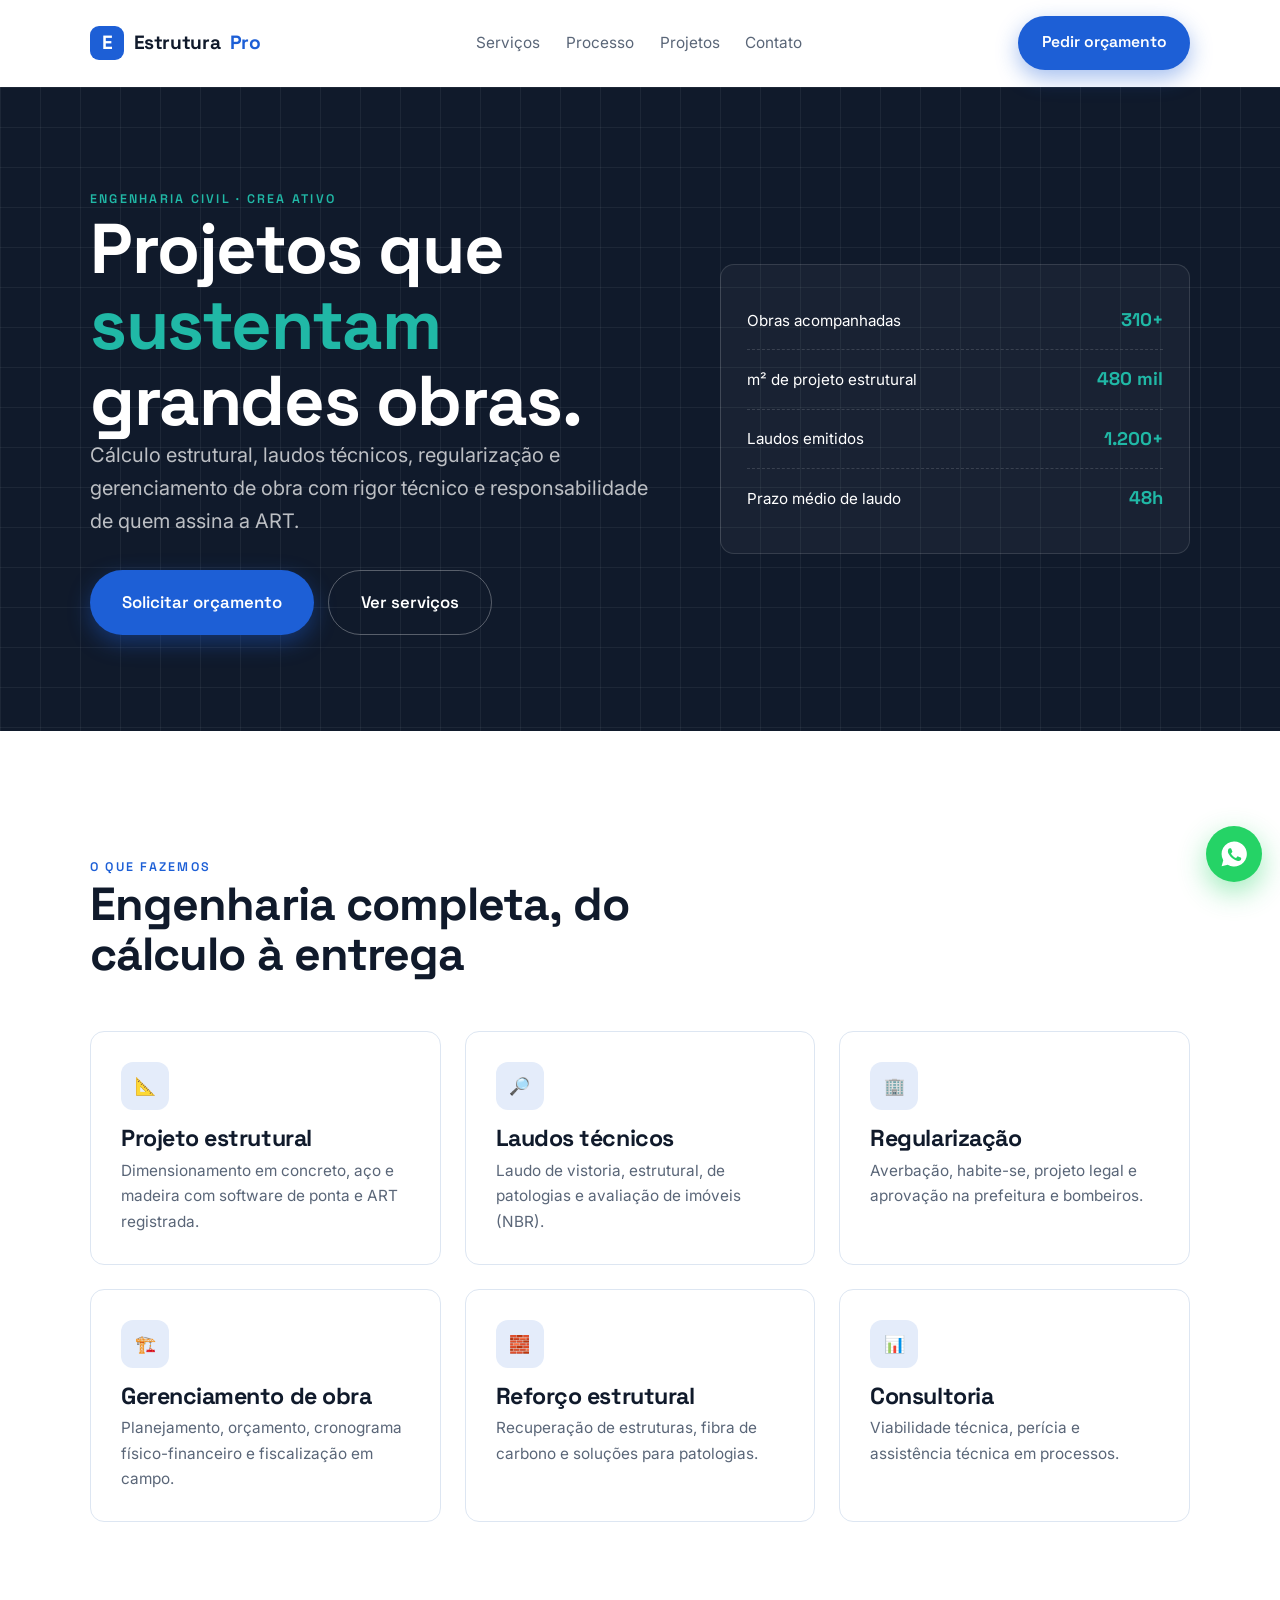
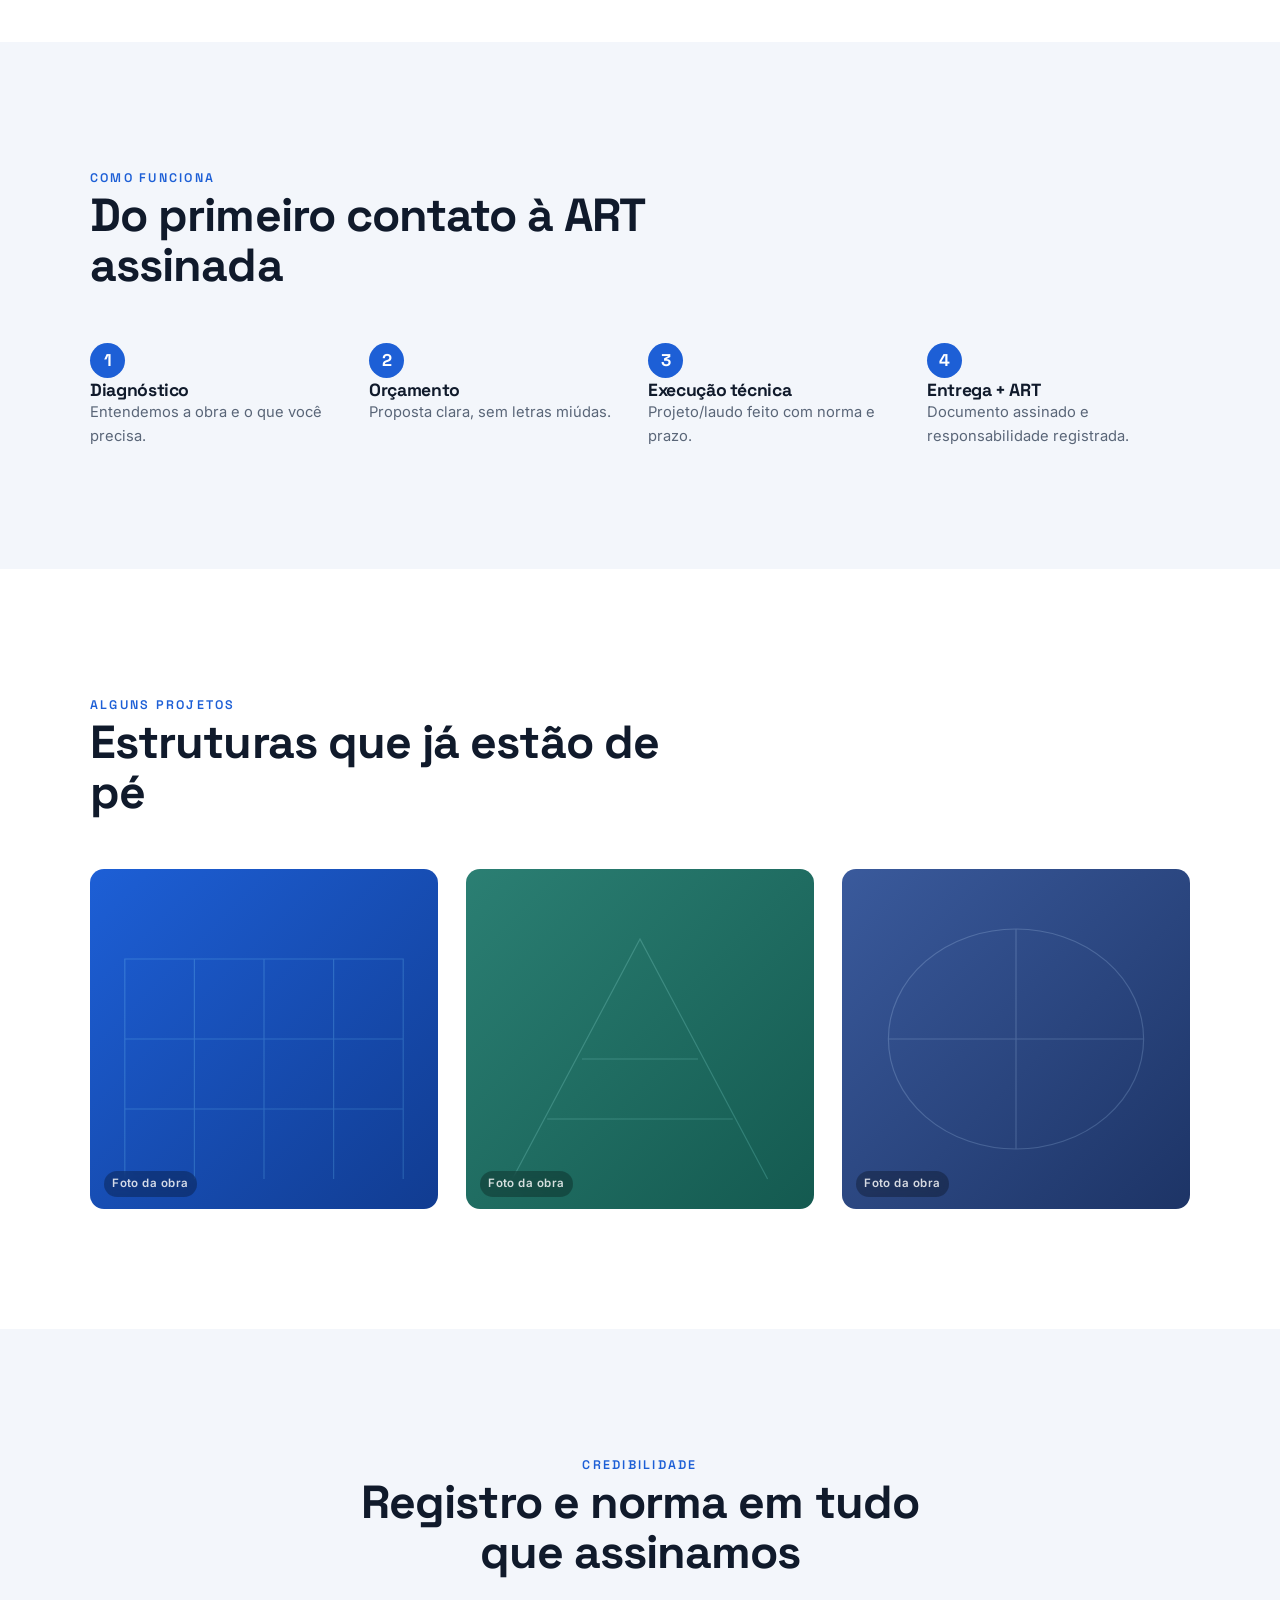
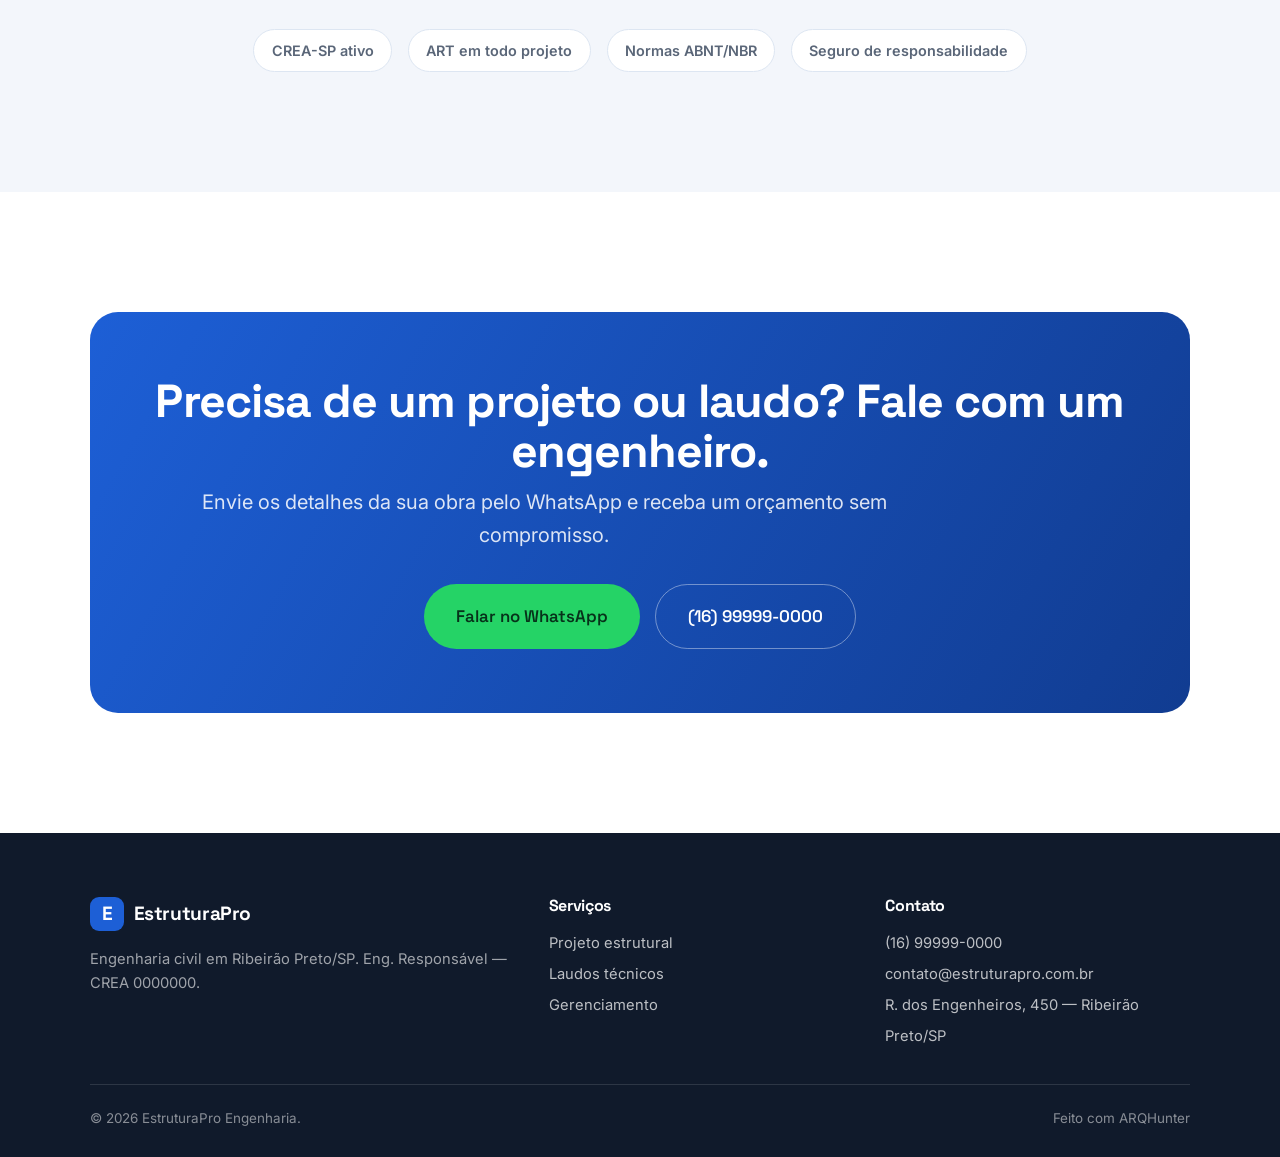
<file: templates/engenharia/index.html>
<!DOCTYPE html>
<html lang="pt-BR">
<head>
<meta charset="UTF-8">
<meta name="viewport" content="width=device-width,initial-scale=1">
<title>EstruturaPro Engenharia — Projetos, Laudos e Gerenciamento de Obras</title>
<meta name="description" content="Engenharia civil completa: projeto estrutural, laudos técnicos, regularização e gerenciamento de obra. CREA ativo. Peça seu orçamento.">
<link rel="preconnect" href="https://fonts.googleapis.com">
<link rel="preconnect" href="https://fonts.gstatic.com" crossorigin>
<link href="https://fonts.googleapis.com/css2?family=Space+Grotesk:wght@500;600;700&family=Inter:wght@400;500;600&display=swap" rel="stylesheet">
<link rel="stylesheet" href="../assets/base.css">
<style>
  :root{
    --brand:#1d5fd6;--brand-2:#113c91;--accent:#20b8a6;
    --ink:#101a2b;--muted:#5a6678;--bg:#ffffff;--surface:#f3f6fb;--surface-2:#e7edf7;--border:#dde6f2;--on-brand:#fff;
    --font-head:"Space Grotesk",system-ui,sans-serif;--font-body:"Inter",system-ui,sans-serif;
    --radius:14px;
  }
  .blueprint{background:var(--ink);color:#fff;position:relative;overflow:hidden;background-image:linear-gradient(rgba(255,255,255,.055) 1px,transparent 1px),linear-gradient(90deg,rgba(255,255,255,.055) 1px,transparent 1px);background-size:40px 40px}
  .hero__grid{display:grid;grid-template-columns:1.1fr .9fr;gap:clamp(28px,5vw,56px);align-items:center;position:relative}
  .hero h1 span{color:var(--accent)}
  .hero .lead{color:rgba(255,255,255,.72)}
  .hero__panel{background:rgba(255,255,255,.04);border:1px solid rgba(255,255,255,.12);border-radius:var(--radius);padding:26px}
  .hero__panel .row{display:flex;justify-content:space-between;align-items:center;padding:14px 0;border-bottom:1px dashed rgba(255,255,255,.14);font-size:.95rem}
  .hero__panel .row:last-child{border:0}
  .hero__panel b{font-family:var(--font-head);color:var(--accent);font-size:1.15rem}
  .serv{display:grid;grid-template-columns:repeat(3,1fr);gap:clamp(16px,2.4vw,24px)}
  .proc{display:grid;grid-template-columns:repeat(4,1fr);gap:16px;counter-reset:p}
  .proc__item{position:relative;padding-top:2.4rem}
  .proc__item::before{counter-increment:p;content:counter(p);position:absolute;top:0;left:0;width:2.2rem;height:2.2rem;border-radius:50%;background:var(--brand);color:#fff;display:grid;place-items:center;font-family:var(--font-head);font-weight:700}
  .cert{display:flex;flex-wrap:wrap;gap:1rem;justify-content:center}
  .cert span{border:1px solid var(--border);border-radius:999px;padding:.6em 1.2em;font-weight:600;font-size:.9rem;color:var(--muted);background:var(--bg)}
  @media(max-width:860px){.hero__grid{grid-template-columns:1fr}.serv{grid-template-columns:1fr}.proc{grid-template-columns:1fr 1fr}}
</style>
</head>
<body>

<header class="nav">
  <div class="container nav__row">
    <a class="brand" href="#"><span class="brand__mark">E</span>Estrutura<span style="color:var(--brand)">Pro</span></a>
    <nav class="nav__links">
      <a href="#servicos">Serviços</a>
      <a href="#processo">Processo</a>
      <a href="#projetos">Projetos</a>
      <a href="#contato">Contato</a>
    </nav>
    <div class="nav__cta">
      <a class="btn btn--brand" href="https://wa.me/5516999990000?text=Quero%20um%20or%C3%A7amento%20de%20engenharia." target="_blank" rel="noopener">Pedir orçamento</a>
      <button class="nav__burger" aria-label="Menu"><svg width="24" height="24" viewBox="0 0 24 24" fill="none" stroke="currentColor" stroke-width="2"><path d="M3 6h18M3 12h18M3 18h18"/></svg></button>
    </div>
  </div>
</header>

<section class="hero blueprint">
  <div class="container hero__grid">
    <div class="reveal">
      <span class="eyebrow" style="color:var(--accent)">Engenharia Civil · CREA ativo</span>
      <h1>Projetos que <span>sustentam</span> grandes obras.</h1>
      <p class="lead">Cálculo estrutural, laudos técnicos, regularização e gerenciamento de obra com rigor técnico e responsabilidade de quem assina a ART.</p>
      <div class="hero__cta">
        <a class="btn btn--brand btn--lg" href="https://wa.me/5516999990000?text=Quero%20um%20or%C3%A7amento." target="_blank" rel="noopener">Solicitar orçamento</a>
        <a class="btn btn--ghost btn--lg" href="#servicos" style="border-color:rgba(255,255,255,.3);color:#fff">Ver serviços</a>
      </div>
    </div>
    <div class="hero__panel reveal d1">
      <div class="row"><span>Obras acompanhadas</span><b><span data-count="310" data-suf="+">0</span></b></div>
      <div class="row"><span>m² de projeto estrutural</span><b><span data-count="480" data-suf=" mil">0</span></b></div>
      <div class="row"><span>Laudos emitidos</span><b><span data-count="1200" data-suf="+">0</span></b></div>
      <div class="row"><span>Prazo médio de laudo</span><b>48h</b></div>
    </div>
  </div>
</section>

<!-- SERVIÇOS -->
<section class="section" id="servicos">
  <div class="container">
    <div class="sec-head reveal"><span class="eyebrow">O que fazemos</span><h2>Engenharia completa, do cálculo à entrega</h2></div>
    <div class="serv">
      <div class="card reveal"><div class="card__ico">📐</div><h3>Projeto estrutural</h3><p>Dimensionamento em concreto, aço e madeira com software de ponta e ART registrada.</p></div>
      <div class="card reveal d1"><div class="card__ico">🔎</div><h3>Laudos técnicos</h3><p>Laudo de vistoria, estrutural, de patologias e avaliação de imóveis (NBR).</p></div>
      <div class="card reveal d2"><div class="card__ico">🏢</div><h3>Regularização</h3><p>Averbação, habite-se, projeto legal e aprovação na prefeitura e bombeiros.</p></div>
      <div class="card reveal"><div class="card__ico">🏗️</div><h3>Gerenciamento de obra</h3><p>Planejamento, orçamento, cronograma físico-financeiro e fiscalização em campo.</p></div>
      <div class="card reveal d1"><div class="card__ico">🧱</div><h3>Reforço estrutural</h3><p>Recuperação de estruturas, fibra de carbono e soluções para patologias.</p></div>
      <div class="card reveal d2"><div class="card__ico">📊</div><h3>Consultoria</h3><p>Viabilidade técnica, perícia e assistência técnica em processos.</p></div>
    </div>
  </div>
</section>

<!-- PROCESSO -->
<section class="section section--tint" id="processo">
  <div class="container">
    <div class="sec-head reveal"><span class="eyebrow">Como funciona</span><h2>Do primeiro contato à ART assinada</h2></div>
    <div class="proc reveal">
      <div class="proc__item"><h3 style="font-size:1.1rem">Diagnóstico</h3><p class="muted" style="font-size:.92rem">Entendemos a obra e o que você precisa.</p></div>
      <div class="proc__item"><h3 style="font-size:1.1rem">Orçamento</h3><p class="muted" style="font-size:.92rem">Proposta clara, sem letras miúdas.</p></div>
      <div class="proc__item"><h3 style="font-size:1.1rem">Execução técnica</h3><p class="muted" style="font-size:.92rem">Projeto/laudo feito com norma e prazo.</p></div>
      <div class="proc__item"><h3 style="font-size:1.1rem">Entrega + ART</h3><p class="muted" style="font-size:.92rem">Documento assinado e responsabilidade registrada.</p></div>
    </div>
  </div>
</section>

<!-- PROJETOS -->
<section class="section" id="projetos">
  <div class="container">
    <div class="sec-head reveal"><span class="eyebrow">Alguns projetos</span><h2>Estruturas que já estão de pé</h2></div>
    <div class="grid g-3">
      <div class="ph ph--tall reveal" data-label="Foto da obra">
        <svg viewBox="0 0 300 340" preserveAspectRatio="none" stroke="#fff" stroke-width="1" fill="none" opacity=".5"><path d="M30 310V90h240v220M30 170h240M30 240h240M90 90v220M150 90v220M210 90v220"/></svg>
      </div>
      <div class="ph ph--tall reveal d1" style="--brand:#2b7f73;--brand-2:#145a50" data-label="Foto da obra">
        <svg viewBox="0 0 300 340" preserveAspectRatio="none" stroke="#fff" stroke-width="1" fill="none" opacity=".5"><path d="M40 310L150 70l110 240M70 250h160M100 190h100"/></svg>
      </div>
      <div class="ph ph--tall reveal d2" style="--brand:#3a5a9c;--brand-2:#1d3466" data-label="Foto da obra">
        <svg viewBox="0 0 300 340" preserveAspectRatio="none" stroke="#fff" stroke-width="1" fill="none" opacity=".5"><circle cx="150" cy="170" r="110"/><path d="M40 170h220M150 60v220"/></svg>
      </div>
    </div>
  </div>
</section>

<!-- CERTIFICAÇÕES / CTA -->
<section class="section section--tint">
  <div class="container center">
    <div class="sec-head center reveal"><span class="eyebrow">Credibilidade</span><h2>Registro e norma em tudo que assinamos</h2></div>
    <div class="cert reveal"><span>CREA-SP ativo</span><span>ART em todo projeto</span><span>Normas ABNT/NBR</span><span>Seguro de responsabilidade</span></div>
  </div>
</section>

<section class="section" id="contato">
  <div class="container"><div class="cta reveal">
    <h2>Precisa de um projeto ou laudo? Fale com um engenheiro.</h2>
    <p class="lead">Envie os detalhes da sua obra pelo WhatsApp e receba um orçamento sem compromisso.</p>
    <div class="hero__cta">
      <a class="btn btn--wa btn--lg" href="https://wa.me/5516999990000?text=Quero%20falar%20com%20um%20engenheiro." target="_blank" rel="noopener">Falar no WhatsApp</a>
      <a class="btn btn--ghost btn--lg" href="tel:+5516999990000" style="border-color:rgba(255,255,255,.4);color:#fff">(16) 99999-0000</a>
    </div>
  </div></div>
</section>

<footer class="footer">
  <div class="container">
    <div class="footer__grid">
      <div><a class="brand" href="#" style="color:#fff;margin-bottom:1rem"><span class="brand__mark">E</span>EstruturaPro</a><p style="color:rgba(255,255,255,.6)">Engenharia civil em Ribeirão Preto/SP. Eng. Responsável — CREA 0000000.</p></div>
      <div><h4>Serviços</h4><p style="line-height:2.1"><a href="#servicos">Projeto estrutural</a><br><a href="#servicos">Laudos técnicos</a><br><a href="#servicos">Gerenciamento</a></p></div>
      <div><h4>Contato</h4><p style="line-height:2.1">(16) 99999-0000<br>contato@estruturapro.com.br<br>R. dos Engenheiros, 450 — Ribeirão Preto/SP</p></div>
    </div>
    <div class="footer__bottom"><span>© 2026 EstruturaPro Engenharia.</span><span>Feito com ARQHunter</span></div>
  </div>
</footer>

<a class="wa-float" href="https://wa.me/5516999990000?text=Ol%C3%A1!" target="_blank" rel="noopener" aria-label="WhatsApp">
  <svg viewBox="0 0 24 24" fill="#fff"><path d="M12 2a10 10 0 0 0-8.6 15l-1.3 4.8 4.9-1.3A10 10 0 1 0 12 2Zm5.7 14.3c-.2.6-1.2 1.2-1.7 1.2-.4.1-1 .1-1.5-.1-.4-.1-.9-.3-1.6-.6-2.8-1.2-4.6-4-4.7-4.2-.2-.2-1.1-1.5-1.1-2.8 0-1.3.7-2 .9-2.2a1 1 0 0 1 .7-.3h.5c.2 0 .4 0 .6.5l.8 2c.1.2.1.3 0 .5l-.4.6-.3.3c-.2.2-.3.4-.2.6.2.4.8 1.3 1.6 2 1 .9 1.8 1.1 2.1 1.3.2.1.4 0 .5-.1l.8-1c.2-.2.3-.2.6-.1l2 .9c.2.1.4.2.4.3.1.2.1.6-.1 1.2Z"/></svg>
</a>

<script src="../assets/base.js"></script>
</body>
</html>
</file>
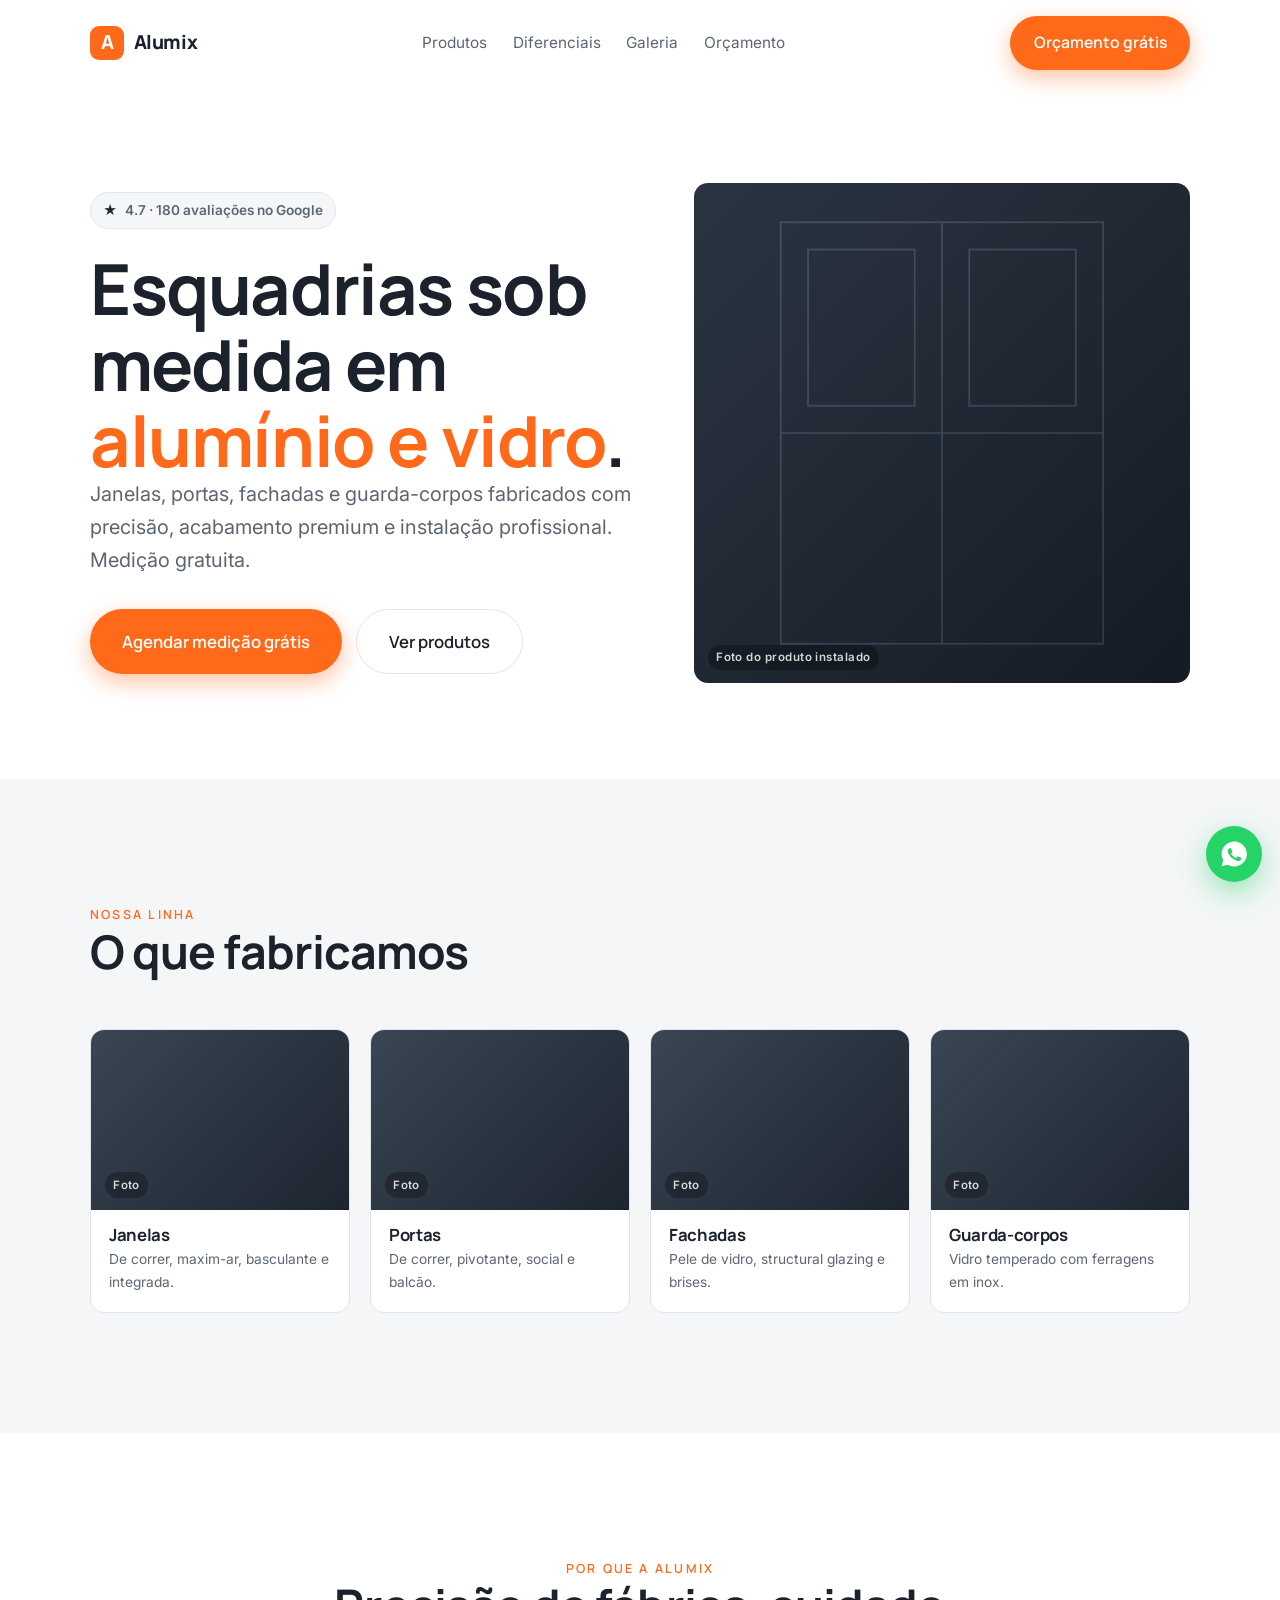
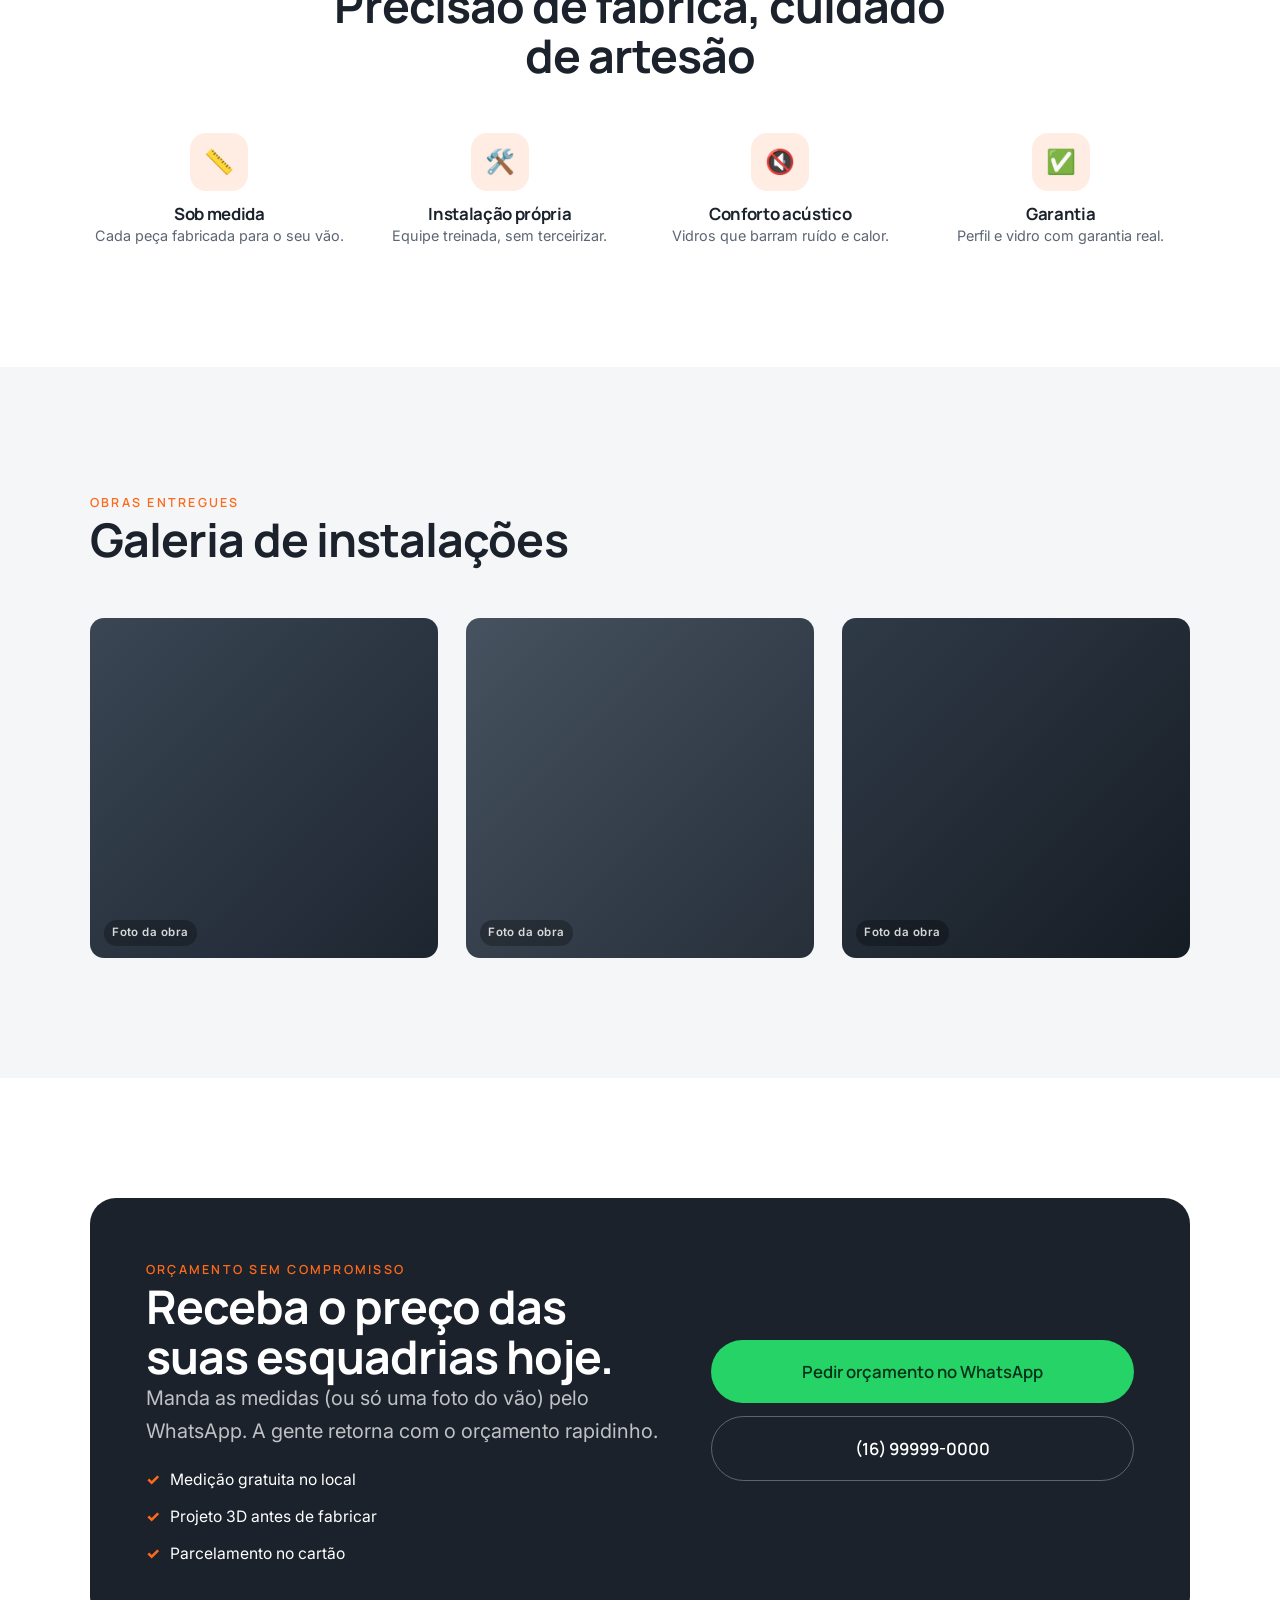
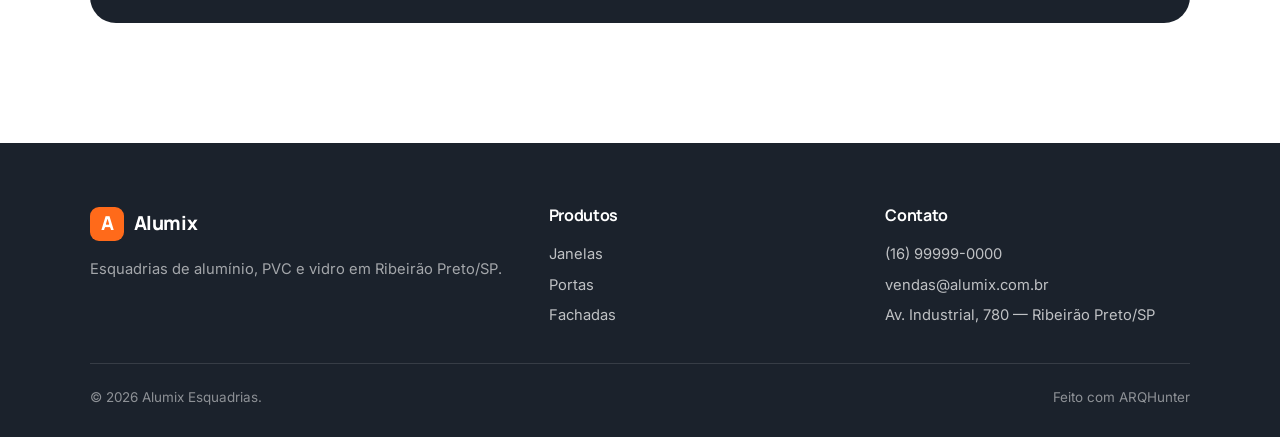
<file: templates/esquadrias/index.html>
<!DOCTYPE html>
<html lang="pt-BR">
<head>
<meta charset="UTF-8">
<meta name="viewport" content="width=device-width,initial-scale=1">
<title>Alumix Esquadrias — Janelas, Portas e Fachadas em Alumínio e Vidro</title>
<meta name="description" content="Esquadrias de alumínio, PVC e vidro sob medida: janelas, portas, fachadas e guarda-corpos. Medição grátis e orçamento no WhatsApp.">
<link rel="preconnect" href="https://fonts.googleapis.com">
<link rel="preconnect" href="https://fonts.gstatic.com" crossorigin>
<link href="https://fonts.googleapis.com/css2?family=Manrope:wght@500;600;700;800&family=Inter:wght@400;500;600&display=swap" rel="stylesheet">
<link rel="stylesheet" href="../assets/base.css">
<style>
  :root{
    --brand:#ff6a1a;--brand-2:#d14e07;--accent:#1f2a37;
    --ink:#1b222c;--muted:#5c6673;--bg:#ffffff;--surface:#f4f6f8;--surface-2:#e8ecf1;--border:#e0e5ec;--on-brand:#fff;
    --font-head:"Manrope",system-ui,sans-serif;--font-body:"Inter",system-ui,sans-serif;
    --radius:14px;
  }
  .hero__grid{display:grid;grid-template-columns:1.05fr .95fr;gap:clamp(28px,5vw,56px);align-items:center}
  .hero h1 span{color:var(--brand)}
  .hero .ph{min-height:clamp(320px,46vw,500px);background:linear-gradient(135deg,#2b3542,#151b24)}
  .prod{display:grid;grid-template-columns:repeat(4,1fr);gap:clamp(14px,2vw,20px)}
  .prod__card{position:relative;border-radius:var(--radius);overflow:hidden;border:1px solid var(--border);background:var(--bg);transition:transform .22s,box-shadow .22s}
  .prod__card:hover{transform:translateY(-5px);box-shadow:var(--shadow)}
  .prod__card .ph{border-radius:0;min-height:180px;background:linear-gradient(135deg,#3a4654,#1d2530)}
  .prod__card h3{font-size:1.05rem;padding:16px 18px 4px}
  .prod__card p{font-size:.86rem;color:var(--muted);padding:0 18px 18px}
  .feat{display:grid;grid-template-columns:repeat(4,1fr);gap:clamp(14px,2vw,22px)}
  .feat__item{text-align:center}
  .feat__ico{width:58px;height:58px;border-radius:16px;display:grid;place-items:center;margin:0 auto .9rem;background:color-mix(in srgb,var(--brand) 12%,#fff);color:var(--brand);font-size:1.5rem}
  .quote{display:grid;grid-template-columns:1.1fr .9fr;gap:clamp(24px,4vw,48px);align-items:center;background:var(--ink);color:#fff;border-radius:clamp(18px,3vw,26px);padding:clamp(28px,5vw,56px)}
  .quote .lead{color:rgba(255,255,255,.72)}
  .quote ul{display:grid;gap:.7rem;margin-top:1.2rem}
  .quote li{display:flex;gap:.6rem;align-items:center;font-size:.98rem}
  .quote li::before{content:"✓";color:var(--brand);font-weight:800}
  @media(max-width:980px){.prod,.feat{grid-template-columns:1fr 1fr}}
  @media(max-width:760px){.hero__grid,.quote{grid-template-columns:1fr}}
</style>
</head>
<body>

<header class="nav">
  <div class="container nav__row">
    <a class="brand" href="#"><span class="brand__mark">A</span>Alumix</a>
    <nav class="nav__links">
      <a href="#produtos">Produtos</a>
      <a href="#diferenciais">Diferenciais</a>
      <a href="#galeria">Galeria</a>
      <a href="#orcamento">Orçamento</a>
    </nav>
    <div class="nav__cta">
      <a class="btn btn--brand" href="https://wa.me/5516999990000?text=Quero%20um%20or%C3%A7amento%20de%20esquadrias." target="_blank" rel="noopener">Orçamento grátis</a>
      <button class="nav__burger" aria-label="Menu"><svg width="24" height="24" viewBox="0 0 24 24" fill="none" stroke="currentColor" stroke-width="2"><path d="M3 6h18M3 12h18M3 18h18"/></svg></button>
    </div>
  </div>
</header>

<section class="hero">
  <div class="container hero__grid">
    <div class="reveal">
      <span class="badge"><span class="star">★</span> 4.7 · 180 avaliações no Google</span>
      <h1>Esquadrias sob medida em <span>alumínio e vidro</span>.</h1>
      <p class="lead">Janelas, portas, fachadas e guarda-corpos fabricados com precisão, acabamento premium e instalação profissional. Medição gratuita.</p>
      <div class="hero__cta">
        <a class="btn btn--brand btn--lg" href="https://wa.me/5516999990000?text=Quero%20agendar%20a%20medi%C3%A7%C3%A3o%20gratuita." target="_blank" rel="noopener">Agendar medição grátis</a>
        <a class="btn btn--ghost btn--lg" href="#produtos">Ver produtos</a>
      </div>
    </div>
    <div class="ph reveal d1" data-label="Foto do produto instalado">
      <svg viewBox="0 0 400 480" preserveAspectRatio="xMidYMid slice" stroke="#fff" stroke-width="1.4" fill="none" opacity=".45"><rect x="70" y="70" width="260" height="340"/><path d="M200 70v340M70 240h260"/><rect x="92" y="92" width="86" height="126"/><rect x="222" y="92" width="86" height="126"/></svg>
    </div>
  </div>
</section>

<!-- PRODUTOS -->
<section class="section section--tint" id="produtos">
  <div class="container">
    <div class="sec-head reveal"><span class="eyebrow">Nossa linha</span><h2>O que fabricamos</h2></div>
    <div class="prod">
      <article class="prod__card reveal"><div class="ph" data-label="Foto"></div><h3>Janelas</h3><p>De correr, maxim-ar, basculante e integrada.</p></article>
      <article class="prod__card reveal d1"><div class="ph" data-label="Foto"></div><h3>Portas</h3><p>De correr, pivotante, social e balcão.</p></article>
      <article class="prod__card reveal d2"><div class="ph" data-label="Foto"></div><h3>Fachadas</h3><p>Pele de vidro, structural glazing e brises.</p></article>
      <article class="prod__card reveal d3"><div class="ph" data-label="Foto"></div><h3>Guarda-corpos</h3><p>Vidro temperado com ferragens em inox.</p></article>
    </div>
  </div>
</section>

<!-- DIFERENCIAIS -->
<section class="section" id="diferenciais">
  <div class="container">
    <div class="sec-head center reveal"><span class="eyebrow">Por que a Alumix</span><h2>Precisão de fábrica, cuidado de artesão</h2></div>
    <div class="feat reveal">
      <div class="feat__item"><div class="feat__ico">📏</div><h3 style="font-size:1.05rem">Sob medida</h3><p class="muted" style="font-size:.9rem">Cada peça fabricada para o seu vão.</p></div>
      <div class="feat__item"><div class="feat__ico">🛠️</div><h3 style="font-size:1.05rem">Instalação própria</h3><p class="muted" style="font-size:.9rem">Equipe treinada, sem terceirizar.</p></div>
      <div class="feat__item"><div class="feat__ico">🔇</div><h3 style="font-size:1.05rem">Conforto acústico</h3><p class="muted" style="font-size:.9rem">Vidros que barram ruído e calor.</p></div>
      <div class="feat__item"><div class="feat__ico">✅</div><h3 style="font-size:1.05rem">Garantia</h3><p class="muted" style="font-size:.9rem">Perfil e vidro com garantia real.</p></div>
    </div>
  </div>
</section>

<!-- GALERIA -->
<section class="section section--tint" id="galeria">
  <div class="container">
    <div class="sec-head reveal"><span class="eyebrow">Obras entregues</span><h2>Galeria de instalações</h2></div>
    <div class="grid g-3 reveal">
      <div class="ph ph--tall" data-label="Foto da obra" style="background:linear-gradient(135deg,#3a4654,#1d2530)"></div>
      <div class="ph ph--tall" data-label="Foto da obra" style="background:linear-gradient(135deg,#46525f,#262f3a)"></div>
      <div class="ph ph--tall" data-label="Foto da obra" style="background:linear-gradient(135deg,#2f3a47,#161c24)"></div>
    </div>
  </div>
</section>

<!-- ORÇAMENTO -->
<section class="section" id="orcamento">
  <div class="container">
    <div class="quote reveal">
      <div>
        <span class="eyebrow" style="color:var(--brand)">Orçamento sem compromisso</span>
        <h2 style="color:#fff">Receba o preço das suas esquadrias hoje.</h2>
        <p class="lead">Manda as medidas (ou só uma foto do vão) pelo WhatsApp. A gente retorna com o orçamento rapidinho.</p>
        <ul><li>Medição gratuita no local</li><li>Projeto 3D antes de fabricar</li><li>Parcelamento no cartão</li></ul>
      </div>
      <div style="text-align:center">
        <a class="btn btn--wa btn--lg" href="https://wa.me/5516999990000?text=Quero%20um%20or%C3%A7amento%20de%20esquadrias." target="_blank" rel="noopener" style="width:100%;justify-content:center;margin-bottom:.8rem">Pedir orçamento no WhatsApp</a>
        <a class="btn btn--ghost btn--lg" href="tel:+5516999990000" style="width:100%;justify-content:center;border-color:rgba(255,255,255,.3);color:#fff">(16) 99999-0000</a>
      </div>
    </div>
  </div>
</section>

<footer class="footer">
  <div class="container">
    <div class="footer__grid">
      <div><a class="brand" href="#" style="color:#fff;margin-bottom:1rem"><span class="brand__mark">A</span>Alumix</a><p style="color:rgba(255,255,255,.6)">Esquadrias de alumínio, PVC e vidro em Ribeirão Preto/SP.</p></div>
      <div><h4>Produtos</h4><p style="line-height:2.1"><a href="#produtos">Janelas</a><br><a href="#produtos">Portas</a><br><a href="#produtos">Fachadas</a></p></div>
      <div><h4>Contato</h4><p style="line-height:2.1">(16) 99999-0000<br>vendas@alumix.com.br<br>Av. Industrial, 780 — Ribeirão Preto/SP</p></div>
    </div>
    <div class="footer__bottom"><span>© 2026 Alumix Esquadrias.</span><span>Feito com ARQHunter</span></div>
  </div>
</footer>

<a class="wa-float" href="https://wa.me/5516999990000?text=Ol%C3%A1!" target="_blank" rel="noopener" aria-label="WhatsApp">
  <svg viewBox="0 0 24 24" fill="#fff"><path d="M12 2a10 10 0 0 0-8.6 15l-1.3 4.8 4.9-1.3A10 10 0 1 0 12 2Zm5.7 14.3c-.2.6-1.2 1.2-1.7 1.2-.4.1-1 .1-1.5-.1-.4-.1-.9-.3-1.6-.6-2.8-1.2-4.6-4-4.7-4.2-.2-.2-1.1-1.5-1.1-2.8 0-1.3.7-2 .9-2.2a1 1 0 0 1 .7-.3h.5c.2 0 .4 0 .6.5l.8 2c.1.2.1.3 0 .5l-.4.6-.3.3c-.2.2-.3.4-.2.6.2.4.8 1.3 1.6 2 1 .9 1.8 1.1 2.1 1.3.2.1.4 0 .5-.1l.8-1c.2-.2.3-.2.6-.1l2 .9c.2.1.4.2.4.3.1.2.1.6-.1 1.2Z"/></svg>
</a>

<script src="../assets/base.js"></script>
</body>
</html>
</file>
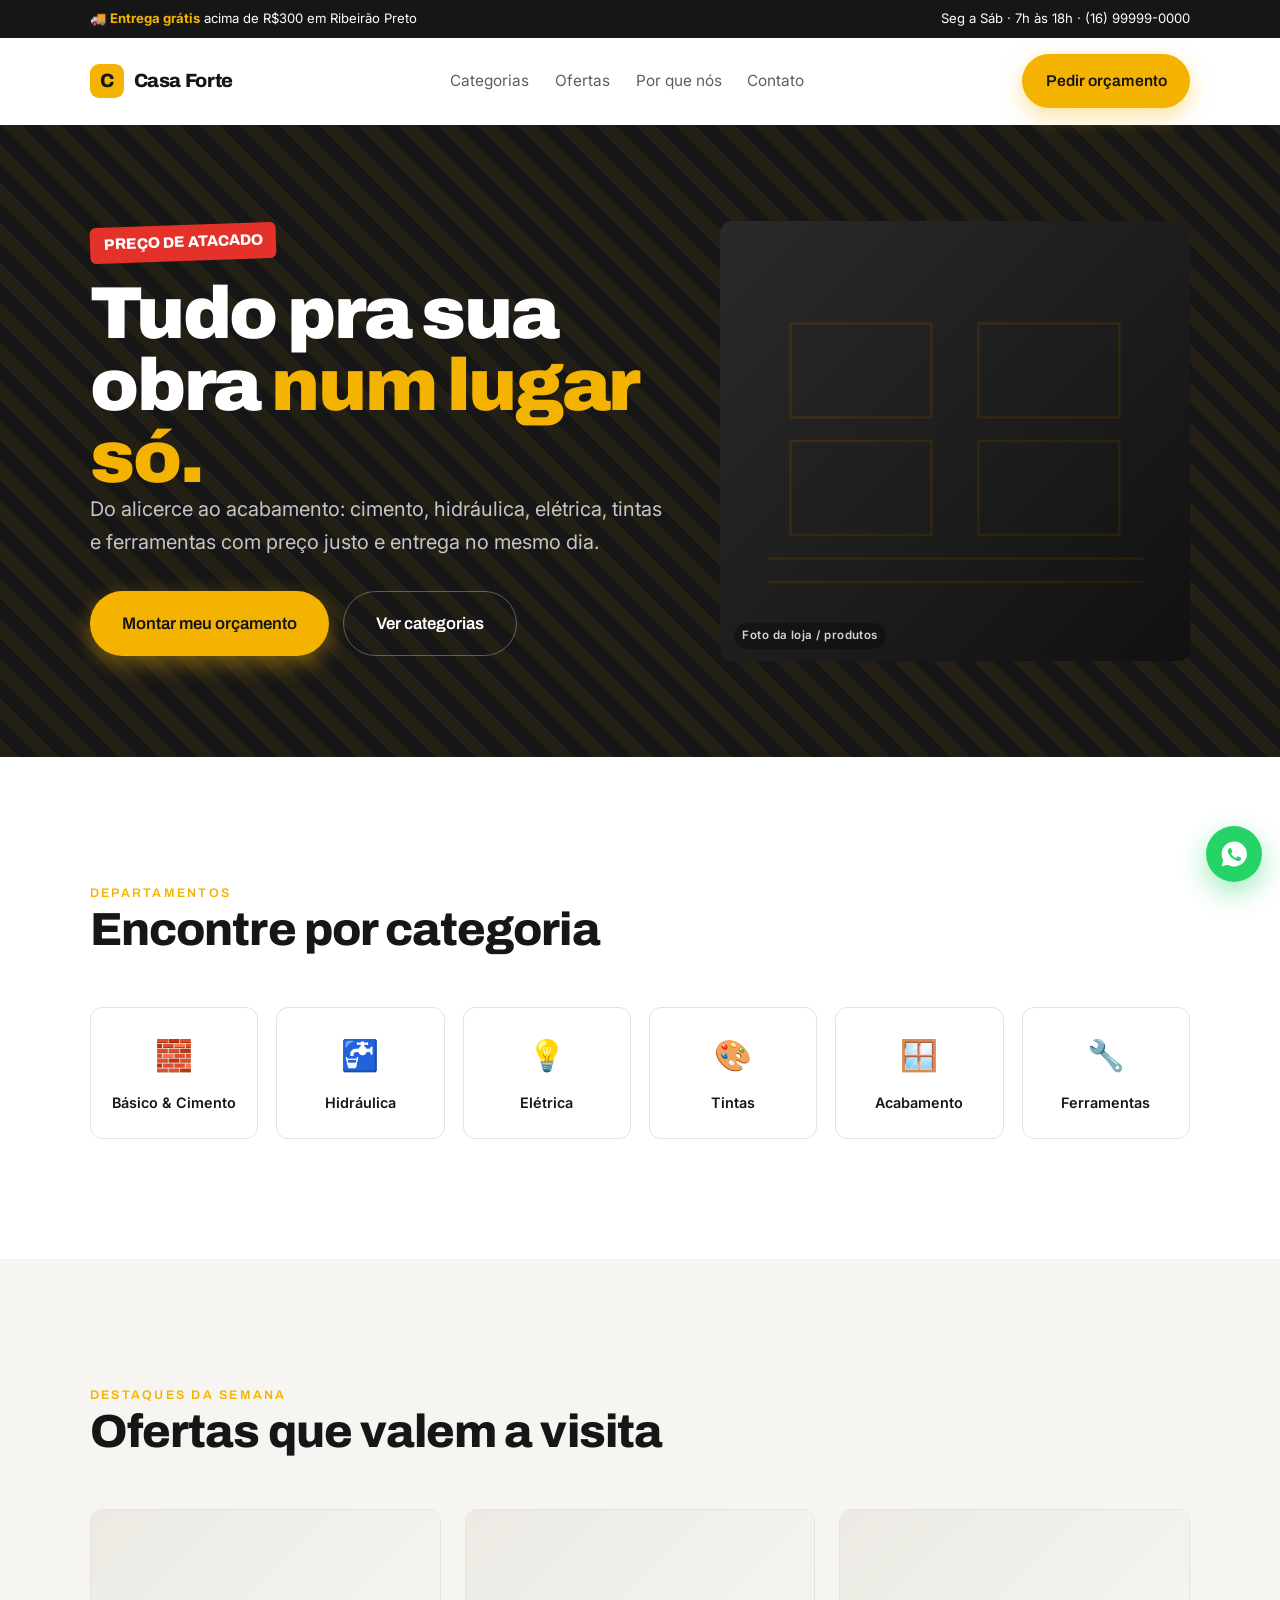
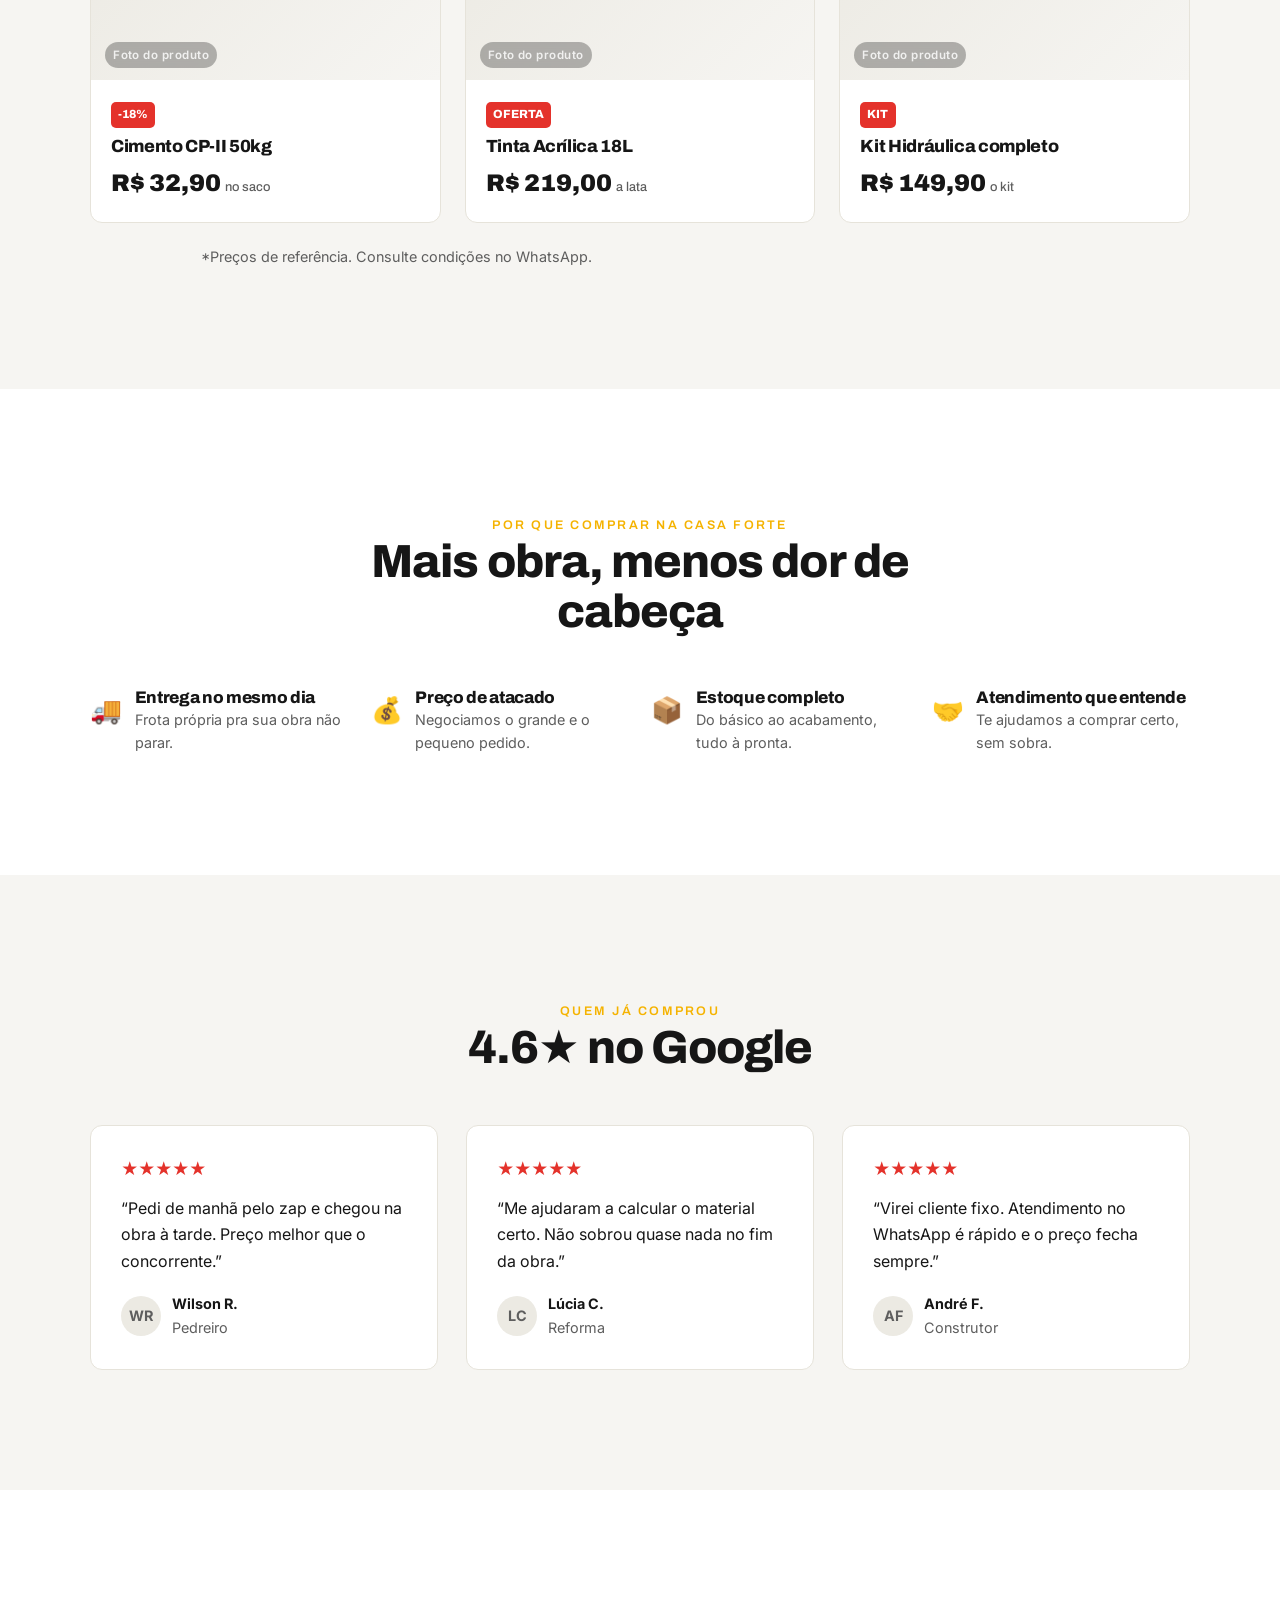
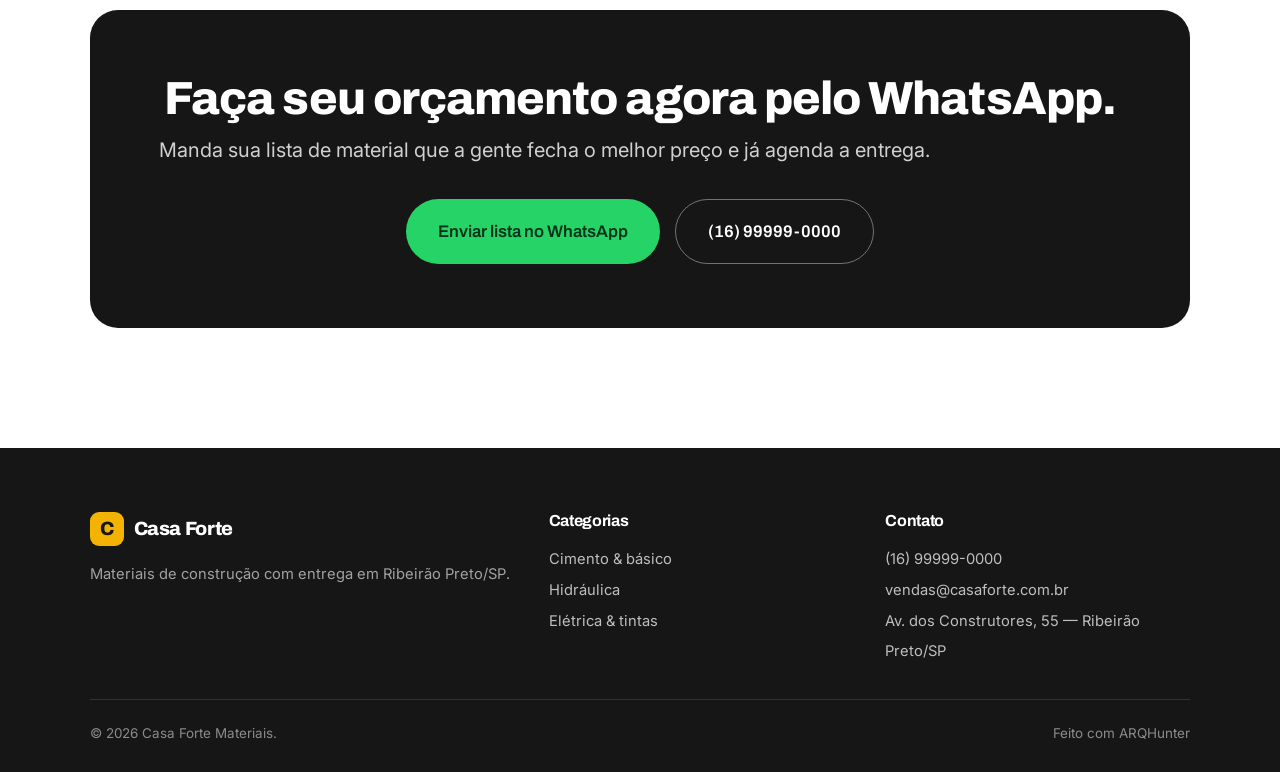
<file: templates/materiais/index.html>
<!DOCTYPE html>
<html lang="pt-BR">
<head>
<meta charset="UTF-8">
<meta name="viewport" content="width=device-width,initial-scale=1">
<title>Casa Forte Materiais de Construção — Tudo pra sua obra, com entrega</title>
<meta name="description" content="Material de construção com preço de atacado e entrega rápida: cimento, hidráulica, elétrica, tintas e acabamento. Peça seu orçamento no WhatsApp.">
<link rel="preconnect" href="https://fonts.googleapis.com">
<link rel="preconnect" href="https://fonts.gstatic.com" crossorigin>
<link href="https://fonts.googleapis.com/css2?family=Archivo:wght@600;700;800;900&family=Inter:wght@400;500;600&display=swap" rel="stylesheet">
<link rel="stylesheet" href="../assets/base.css">
<style>
  :root{
    --brand:#f5b301;--brand-2:#d99700;--accent:#e4322b;
    --ink:#161616;--muted:#5e5e5e;--bg:#ffffff;--surface:#f6f5f2;--surface-2:#eceae3;--border:#e6e3da;--on-brand:#161616;
    --font-head:"Archivo",system-ui,sans-serif;--font-body:"Inter",system-ui,sans-serif;
    --radius:12px;
  }
  h1,h2,h3{font-weight:800;text-transform:none}
  h1{letter-spacing:-.03em}
  .topbar{background:var(--ink);color:#fff;font-size:.82rem}
  .topbar .container{display:flex;justify-content:space-between;gap:12px;padding-block:8px;flex-wrap:wrap}
  .topbar b{color:var(--brand)}
  .hero{background:var(--ink);color:#fff;position:relative;overflow:hidden}
  .hero::before{content:"";position:absolute;inset:0;background:repeating-linear-gradient(45deg,rgba(245,179,1,.06) 0 14px,transparent 14px 28px);pointer-events:none}
  .hero__grid{display:grid;grid-template-columns:1.1fr .9fr;gap:clamp(28px,5vw,56px);align-items:center;position:relative}
  .hero h1{font-size:clamp(2.4rem,6.5vw,4.6rem);font-weight:900;line-height:.98}
  .hero h1 span{color:var(--brand)}
  .hero .lead{color:rgba(255,255,255,.75)}
  .flag{display:inline-block;background:var(--accent);color:#fff;font-weight:800;font-family:var(--font-head);padding:.35em .9em;border-radius:6px;transform:rotate(-2deg);margin-bottom:1rem;font-size:.95rem}
  .cats{display:grid;grid-template-columns:repeat(6,1fr);gap:clamp(12px,1.8vw,18px)}
  .cat{text-align:center;padding:22px 10px;border:1px solid var(--border);border-radius:var(--radius);background:var(--bg);transition:transform .2s,border-color .2s,box-shadow .2s}
  .cat:hover{transform:translateY(-4px);border-color:var(--brand);box-shadow:var(--shadow)}
  .cat__ico{font-size:1.9rem;margin-bottom:.5rem}
  .cat span{font-weight:600;font-size:.9rem}
  .offers{display:grid;grid-template-columns:repeat(3,1fr);gap:clamp(16px,2.4vw,24px)}
  .offer{border:1px solid var(--border);border-radius:var(--radius);overflow:hidden;background:var(--bg)}
  .offer .ph{border-radius:0;min-height:170px;background:linear-gradient(135deg,var(--surface-2),var(--surface))}
  .offer .ph svg{opacity:.35;mix-blend-mode:normal}
  .offer__b{padding:18px 20px}
  .offer__tag{display:inline-block;background:var(--accent);color:#fff;font-weight:800;font-family:var(--font-head);font-size:.74rem;padding:.25em .6em;border-radius:5px;margin-bottom:.6rem}
  .offer__price{font-family:var(--font-head);font-weight:900;font-size:1.5rem;color:var(--ink);margin-top:.5rem}
  .offer__price small{font-weight:500;font-size:.8rem;color:var(--muted)}
  .why{display:grid;grid-template-columns:repeat(4,1fr);gap:clamp(14px,2vw,22px)}
  .why__item{display:flex;gap:.8rem;align-items:flex-start}
  .why__ico{font-size:1.6rem;flex:0 0 auto}
  @media(max-width:980px){.cats{grid-template-columns:repeat(3,1fr)}.offers{grid-template-columns:1fr}.why{grid-template-columns:1fr 1fr}}
  @media(max-width:760px){.hero__grid{grid-template-columns:1fr}.cats{grid-template-columns:repeat(2,1fr)}}
</style>
</head>
<body>

<div class="topbar"><div class="container"><span>🚚 <b>Entrega grátis</b> acima de R$300 em Ribeirão Preto</span><span>Seg a Sáb · 7h às 18h · (16) 99999-0000</span></div></div>

<header class="nav">
  <div class="container nav__row">
    <a class="brand" href="#"><span class="brand__mark">C</span>Casa&nbsp;Forte</a>
    <nav class="nav__links">
      <a href="#categorias">Categorias</a>
      <a href="#ofertas">Ofertas</a>
      <a href="#porque">Por que nós</a>
      <a href="#contato">Contato</a>
    </nav>
    <div class="nav__cta">
      <a class="btn btn--brand" href="https://wa.me/5516999990000?text=Quero%20um%20or%C3%A7amento%20de%20materiais." target="_blank" rel="noopener">Pedir orçamento</a>
      <button class="nav__burger" aria-label="Menu"><svg width="24" height="24" viewBox="0 0 24 24" fill="none" stroke="currentColor" stroke-width="2"><path d="M3 6h18M3 12h18M3 18h18"/></svg></button>
    </div>
  </div>
</header>

<section class="hero section">
  <div class="container hero__grid">
    <div class="reveal">
      <span class="flag">PREÇO DE ATACADO</span>
      <h1>Tudo pra sua obra <span>num lugar só.</span></h1>
      <p class="lead">Do alicerce ao acabamento: cimento, hidráulica, elétrica, tintas e ferramentas com preço justo e entrega no mesmo dia.</p>
      <div class="hero__cta">
        <a class="btn btn--brand btn--lg" href="https://wa.me/5516999990000?text=Quero%20um%20or%C3%A7amento%20de%20materiais." target="_blank" rel="noopener">Montar meu orçamento</a>
        <a class="btn btn--ghost btn--lg" href="#categorias" style="border-color:rgba(255,255,255,.3);color:#fff">Ver categorias</a>
      </div>
    </div>
    <div class="ph reveal d1" data-label="Foto da loja / produtos" style="min-height:clamp(280px,40vw,440px);background:linear-gradient(135deg,#2a2a2a,#111)">
      <svg viewBox="0 0 400 440" preserveAspectRatio="xMidYMid slice" stroke="var(--brand)" stroke-width="2" fill="none" opacity=".5"><rect x="60" y="120" width="120" height="80"/><rect x="60" y="220" width="120" height="80"/><rect x="220" y="120" width="120" height="80"/><rect x="220" y="220" width="120" height="80"/><path d="M40 320h320M40 340h320"/></svg>
    </div>
  </div>
</section>

<!-- CATEGORIAS -->
<section class="section" id="categorias">
  <div class="container">
    <div class="sec-head reveal"><span class="eyebrow">Departamentos</span><h2>Encontre por categoria</h2></div>
    <div class="cats reveal">
      <a class="cat" href="https://wa.me/5516999990000"><div class="cat__ico">🧱</div><span>Básico & Cimento</span></a>
      <a class="cat" href="https://wa.me/5516999990000"><div class="cat__ico">🚰</div><span>Hidráulica</span></a>
      <a class="cat" href="https://wa.me/5516999990000"><div class="cat__ico">💡</div><span>Elétrica</span></a>
      <a class="cat" href="https://wa.me/5516999990000"><div class="cat__ico">🎨</div><span>Tintas</span></a>
      <a class="cat" href="https://wa.me/5516999990000"><div class="cat__ico">🪟</div><span>Acabamento</span></a>
      <a class="cat" href="https://wa.me/5516999990000"><div class="cat__ico">🔧</div><span>Ferramentas</span></a>
    </div>
  </div>
</section>

<!-- OFERTAS -->
<section class="section section--tint" id="ofertas">
  <div class="container">
    <div class="sec-head reveal"><span class="eyebrow">Destaques da semana</span><h2>Ofertas que valem a visita</h2></div>
    <div class="offers">
      <article class="offer reveal"><div class="ph" data-label="Foto do produto"></div><div class="offer__b"><span class="offer__tag">-18%</span><h3 style="font-size:1.1rem">Cimento CP-II 50kg</h3><div class="offer__price">R$ 32,90 <small>no saco</small></div></div></article>
      <article class="offer reveal d1"><div class="ph" data-label="Foto do produto"></div><div class="offer__b"><span class="offer__tag">OFERTA</span><h3 style="font-size:1.1rem">Tinta Acrílica 18L</h3><div class="offer__price">R$ 219,00 <small>a lata</small></div></div></article>
      <article class="offer reveal d2"><div class="ph" data-label="Foto do produto"></div><div class="offer__b"><span class="offer__tag">KIT</span><h3 style="font-size:1.1rem">Kit Hidráulica completo</h3><div class="offer__price">R$ 149,90 <small>o kit</small></div></div></article>
    </div>
    <p class="muted center" style="margin-top:1.4rem;font-size:.9rem">*Preços de referência. Consulte condições no WhatsApp.</p>
  </div>
</section>

<!-- POR QUE -->
<section class="section" id="porque">
  <div class="container">
    <div class="sec-head center reveal"><span class="eyebrow">Por que comprar na Casa Forte</span><h2>Mais obra, menos dor de cabeça</h2></div>
    <div class="why reveal">
      <div class="why__item"><span class="why__ico">🚚</span><div><h3 style="font-size:1.05rem">Entrega no mesmo dia</h3><p class="muted" style="font-size:.9rem">Frota própria pra sua obra não parar.</p></div></div>
      <div class="why__item"><span class="why__ico">💰</span><div><h3 style="font-size:1.05rem">Preço de atacado</h3><p class="muted" style="font-size:.9rem">Negociamos o grande e o pequeno pedido.</p></div></div>
      <div class="why__item"><span class="why__ico">📦</span><div><h3 style="font-size:1.05rem">Estoque completo</h3><p class="muted" style="font-size:.9rem">Do básico ao acabamento, tudo à pronta.</p></div></div>
      <div class="why__item"><span class="why__ico">🤝</span><div><h3 style="font-size:1.05rem">Atendimento que entende</h3><p class="muted" style="font-size:.9rem">Te ajudamos a comprar certo, sem sobra.</p></div></div>
    </div>
  </div>
</section>

<!-- DEPOIMENTOS -->
<section class="section section--tint">
  <div class="container">
    <div class="sec-head center reveal"><span class="eyebrow">Quem já comprou</span><h2>4.6★ no Google</h2></div>
    <div class="grid g-3">
      <div class="review reveal"><div class="review__stars">★★★★★</div><p>“Pedi de manhã pelo zap e chegou na obra à tarde. Preço melhor que o concorrente.”</p><div class="review__who"><span class="review__av">WR</span><div><strong>Wilson R.</strong><br><span class="muted">Pedreiro</span></div></div></div>
      <div class="review reveal d1"><div class="review__stars">★★★★★</div><p>“Me ajudaram a calcular o material certo. Não sobrou quase nada no fim da obra.”</p><div class="review__who"><span class="review__av">LC</span><div><strong>Lúcia C.</strong><br><span class="muted">Reforma</span></div></div></div>
      <div class="review reveal d2"><div class="review__stars">★★★★★</div><p>“Virei cliente fixo. Atendimento no WhatsApp é rápido e o preço fecha sempre.”</p><div class="review__who"><span class="review__av">AF</span><div><strong>André F.</strong><br><span class="muted">Construtor</span></div></div></div>
    </div>
  </div>
</section>

<!-- CTA -->
<section class="section" id="contato">
  <div class="container"><div class="cta reveal" style="background:var(--ink);color:#fff">
    <h2 style="color:#fff">Faça seu orçamento agora pelo WhatsApp.</h2>
    <p class="lead" style="color:rgba(255,255,255,.8)">Manda sua lista de material que a gente fecha o melhor preço e já agenda a entrega.</p>
    <div class="hero__cta">
      <a class="btn btn--wa btn--lg" href="https://wa.me/5516999990000?text=Segue%20minha%20lista%20de%20material%3A%20" target="_blank" rel="noopener">Enviar lista no WhatsApp</a>
      <a class="btn btn--ghost btn--lg" href="tel:+5516999990000" style="border-color:rgba(255,255,255,.4);color:#fff">(16) 99999-0000</a>
    </div>
  </div></div>
</section>

<footer class="footer">
  <div class="container">
    <div class="footer__grid">
      <div><a class="brand" href="#" style="color:#fff;margin-bottom:1rem"><span class="brand__mark">C</span>Casa Forte</a><p style="color:rgba(255,255,255,.6)">Materiais de construção com entrega em Ribeirão Preto/SP.</p></div>
      <div><h4>Categorias</h4><p style="line-height:2.1"><a href="#categorias">Cimento & básico</a><br><a href="#categorias">Hidráulica</a><br><a href="#categorias">Elétrica & tintas</a></p></div>
      <div><h4>Contato</h4><p style="line-height:2.1">(16) 99999-0000<br>vendas@casaforte.com.br<br>Av. dos Construtores, 55 — Ribeirão Preto/SP</p></div>
    </div>
    <div class="footer__bottom"><span>© 2026 Casa Forte Materiais.</span><span>Feito com ARQHunter</span></div>
  </div>
</footer>

<a class="wa-float" href="https://wa.me/5516999990000?text=Ol%C3%A1!" target="_blank" rel="noopener" aria-label="WhatsApp">
  <svg viewBox="0 0 24 24" fill="#fff"><path d="M12 2a10 10 0 0 0-8.6 15l-1.3 4.8 4.9-1.3A10 10 0 1 0 12 2Zm5.7 14.3c-.2.6-1.2 1.2-1.7 1.2-.4.1-1 .1-1.5-.1-.4-.1-.9-.3-1.6-.6-2.8-1.2-4.6-4-4.7-4.2-.2-.2-1.1-1.5-1.1-2.8 0-1.3.7-2 .9-2.2a1 1 0 0 1 .7-.3h.5c.2 0 .4 0 .6.5l.8 2c.1.2.1.3 0 .5l-.4.6-.3.3c-.2.2-.3.4-.2.6.2.4.8 1.3 1.6 2 1 .9 1.8 1.1 2.1 1.3.2.1.4 0 .5-.1l.8-1c.2-.2.3-.2.6-.1l2 .9c.2.1.4.2.4.3.1.2.1.6-.1 1.2Z"/></svg>
</a>

<script src="../assets/base.js"></script>
</body>
</html>
</file>
<file: templates/assets/base.css>
/* ============================================================
   ARQHunter — BASE compartilhada dos templates (nicho construção)
   Sistema leve: reset + tokens + nav + botões + seções + motion.
   Cada template linka este arquivo e sobrescreve as CSS vars de
   marca/tipografia no seu próprio <style>. Zero framework.
   ============================================================ */

*,*::before,*::after{box-sizing:border-box;margin:0;padding:0}
html{scroll-behavior:smooth;-webkit-text-size-adjust:100%}
img,svg{display:block;max-width:100%}
a{color:inherit;text-decoration:none}
button{font:inherit;cursor:pointer;border:0;background:none}
ul{list-style:none}

:root{
  /* marca (cada template troca) */
  --brand:#1f6feb;
  --brand-2:#143d8a;
  --accent:#ffb020;
  /* neutros */
  --ink:#14171c;
  --muted:#5b6672;
  --bg:#ffffff;
  --surface:#f6f7f9;
  --surface-2:#eef1f5;
  --border:#e4e8ee;
  --on-brand:#ffffff;
  /* forma */
  --radius:16px;
  --radius-sm:10px;
  --shadow:0 10px 30px rgba(16,24,40,.08);
  --shadow-lg:0 24px 60px rgba(16,24,40,.14);
  /* tipografia (cada template troca) */
  --font-head:"Inter",system-ui,sans-serif;
  --font-body:"Inter",system-ui,sans-serif;
  /* layout */
  --container:1180px;
  --pad-x:clamp(20px,5vw,40px);
  --sec-y:clamp(60px,10vw,120px);
}

body{
  font-family:var(--font-body);
  color:var(--ink);
  background:var(--bg);
  line-height:1.65;
  font-size:17px;
  -webkit-font-smoothing:antialiased;
  overflow-x:hidden;
}

/* ---------- tipografia ---------- */
h1,h2,h3,h4{font-family:var(--font-head);line-height:1.08;font-weight:700;letter-spacing:-.02em}
h1{font-size:clamp(2.3rem,6vw,4.4rem)}
h2{font-size:clamp(1.8rem,4vw,2.9rem)}
h3{font-size:clamp(1.15rem,2vw,1.45rem)}
.eyebrow{font-family:var(--font-head);text-transform:uppercase;letter-spacing:.18em;font-size:.78rem;font-weight:600;color:var(--brand)}
.lead{font-size:clamp(1.05rem,2vw,1.25rem);color:var(--muted);max-width:60ch}
p{max-width:68ch}

/* ---------- layout ---------- */
.container{width:100%;max-width:var(--container);margin-inline:auto;padding-inline:var(--pad-x)}
.section{padding-block:var(--sec-y)}
.section--tint{background:var(--surface)}
.section--ink{background:var(--ink);color:#fff}
.section--ink .lead,.section--ink .muted{color:rgba(255,255,255,.7)}
.grid{display:grid;gap:clamp(18px,2.5vw,28px)}
.g-2{grid-template-columns:repeat(2,1fr)}
.g-3{grid-template-columns:repeat(3,1fr)}
.g-4{grid-template-columns:repeat(4,1fr)}
.center{text-align:center}
.center .lead,.center p{margin-inline:auto}
.sec-head{max-width:56ch;margin-bottom:clamp(32px,5vw,52px)}
.sec-head.center{margin-inline:auto}
.muted{color:var(--muted)}

/* ---------- botões ---------- */
.btn{display:inline-flex;align-items:center;gap:.5em;padding:.9em 1.5em;border-radius:999px;font-family:var(--font-head);font-weight:600;font-size:.98rem;transition:transform .18s ease,box-shadow .18s ease,background .18s ease;will-change:transform}
.btn:hover{transform:translateY(-2px)}
.btn--brand{background:var(--brand);color:var(--on-brand);box-shadow:0 8px 22px color-mix(in srgb,var(--brand) 40%,transparent)}
.btn--dark{background:var(--ink);color:#fff}
.btn--wa{background:#25d366;color:#07321a}
.btn--ghost{border:1.5px solid var(--border);color:var(--ink)}
.section--ink .btn--ghost{border-color:rgba(255,255,255,.3);color:#fff}
.btn--lg{padding:1.05em 1.9em;font-size:1.05rem}

/* ---------- nav ---------- */
.nav{position:sticky;top:0;z-index:50;background:color-mix(in srgb,var(--bg) 85%,transparent);backdrop-filter:blur(12px);border-bottom:1px solid transparent;transition:border-color .2s,box-shadow .2s,padding .2s}
.nav.is-stuck{border-color:var(--border);box-shadow:0 2px 20px rgba(16,24,40,.05)}
.nav__row{display:flex;align-items:center;justify-content:space-between;padding-block:16px}
.nav.is-stuck .nav__row{padding-block:11px}
.brand{display:flex;align-items:center;gap:.6rem;font-family:var(--font-head);font-weight:800;font-size:1.2rem;letter-spacing:-.02em}
.brand__mark{width:34px;height:34px;border-radius:9px;display:grid;place-items:center;background:var(--brand);color:var(--on-brand);flex:0 0 auto}
.nav__links{display:flex;align-items:center;gap:1.6rem;font-size:.96rem}
.nav__links a{color:var(--muted);transition:color .15s}
.nav__links a:hover{color:var(--ink)}
.nav__cta{display:flex;align-items:center;gap:.8rem}
.nav__burger{display:none;width:44px;height:44px;border-radius:10px;place-items:center;color:var(--ink)}
@media(max-width:860px){
  .nav__links{position:fixed;inset:64px 0 auto 0;flex-direction:column;background:var(--bg);border-bottom:1px solid var(--border);padding:22px var(--pad-x) 28px;gap:1.1rem;transform:translateY(-120%);transition:transform .3s ease;align-items:flex-start}
  .nav__links.open{transform:translateY(0)}
  .nav__links a{font-size:1.1rem}
  .nav__burger{display:grid}
  .nav__cta .btn--ghost{display:none}
}

/* ---------- hero base ---------- */
.hero{position:relative;padding-block:clamp(48px,8vw,96px)}
.hero__cta{display:flex;flex-wrap:wrap;gap:.9rem;margin-top:clamp(22px,3vw,32px)}
.badge{display:inline-flex;align-items:center;gap:.5rem;padding:.45em .9em;border-radius:999px;background:var(--surface);border:1px solid var(--border);font-size:.85rem;font-weight:600;color:var(--muted);margin-bottom:1.3rem}
.badge .star{color:var(--accent)}

/* ---------- media placeholder (onde entra foto do cliente) ---------- */
.ph{position:relative;border-radius:var(--radius);overflow:hidden;background:linear-gradient(135deg,var(--brand),var(--brand-2));min-height:220px;isolation:isolate}
.ph--tall{min-height:340px}
.ph--full{height:100%}
.ph::after{content:attr(data-label);position:absolute;left:14px;bottom:12px;font-size:.72rem;font-weight:600;letter-spacing:.04em;color:rgba(255,255,255,.82);background:rgba(0,0,0,.28);backdrop-filter:blur(4px);padding:.3em .7em;border-radius:999px;z-index:3}
.ph svg{position:absolute;inset:0;width:100%;height:100%;opacity:.5;mix-blend-mode:soft-light}

/* ---------- cards ---------- */
.card{background:var(--bg);border:1px solid var(--border);border-radius:var(--radius);padding:clamp(22px,3vw,30px);transition:transform .22s ease,box-shadow .22s ease,border-color .22s}
.card:hover{transform:translateY(-5px);box-shadow:var(--shadow);border-color:transparent}
.card__ico{width:48px;height:48px;border-radius:12px;display:grid;place-items:center;background:color-mix(in srgb,var(--brand) 12%,var(--bg));color:var(--brand);margin-bottom:1rem}
.card h3{margin-bottom:.4rem}
.card p{font-size:.96rem;color:var(--muted)}

/* ---------- stats ---------- */
.stats{display:grid;grid-template-columns:repeat(4,1fr);gap:clamp(16px,3vw,32px)}
.stat__num{font-family:var(--font-head);font-weight:800;font-size:clamp(2rem,4vw,3rem);line-height:1;letter-spacing:-.03em;color:var(--brand)}
.section--ink .stat__num{color:var(--accent)}
.stat__lbl{font-size:.9rem;color:var(--muted);margin-top:.4rem}
.section--ink .stat__lbl{color:rgba(255,255,255,.7)}

/* ---------- reviews ---------- */
.review{background:var(--bg);border:1px solid var(--border);border-radius:var(--radius);padding:clamp(22px,3vw,30px)}
.review__stars{color:var(--accent);margin-bottom:.7rem;font-size:1.05rem}
.review p{font-size:1rem}
.review__who{display:flex;align-items:center;gap:.7rem;margin-top:1.1rem;font-size:.9rem}
.review__av{width:40px;height:40px;border-radius:50%;background:var(--surface-2);display:grid;place-items:center;font-weight:700;color:var(--muted)}

/* ---------- faq ---------- */
.faq__item{border-bottom:1px solid var(--border)}
.faq__q{width:100%;display:flex;justify-content:space-between;align-items:center;gap:1rem;padding:1.15rem 0;font-family:var(--font-head);font-weight:600;font-size:1.05rem;text-align:left}
.faq__q span{flex:0 0 auto;transition:transform .25s;color:var(--brand)}
.faq__item[open] .faq__q span{transform:rotate(45deg)}
.faq__a{display:grid;grid-template-rows:0fr;transition:grid-template-rows .28s ease}
.faq__item[open] .faq__a{grid-template-rows:1fr}
.faq__a>div{overflow:hidden}
.faq__a p{padding-bottom:1.15rem;color:var(--muted)}

/* ---------- cta band ---------- */
.cta{border-radius:clamp(20px,3vw,28px);padding:clamp(36px,6vw,64px);background:linear-gradient(120deg,var(--brand),var(--brand-2));color:var(--on-brand);text-align:center}
.cta h2{margin-bottom:.6rem}
.cta .lead{color:rgba(255,255,255,.85)}
.cta .hero__cta{justify-content:center}

/* ---------- footer ---------- */
.footer{background:var(--ink);color:rgba(255,255,255,.72);padding-block:clamp(40px,6vw,64px) 28px;font-size:.92rem}
.footer a:hover{color:#fff}
.footer__grid{display:grid;grid-template-columns:1.4fr 1fr 1fr;gap:32px;margin-bottom:32px}
.footer h4{color:#fff;font-size:1rem;margin-bottom:.9rem}
.footer__bottom{border-top:1px solid rgba(255,255,255,.12);padding-top:22px;display:flex;justify-content:space-between;flex-wrap:wrap;gap:12px;font-size:.84rem;color:rgba(255,255,255,.5)}

/* ---------- whatsapp flutuante ---------- */
.wa-float{position:fixed;right:18px;bottom:18px;z-index:60;width:56px;height:56px;border-radius:50%;background:#25d366;display:grid;place-items:center;box-shadow:0 10px 28px rgba(37,211,102,.45);animation:wa-pulse 2.6s infinite}
.wa-float svg{width:30px;height:30px}
@keyframes wa-pulse{0%,100%{box-shadow:0 10px 28px rgba(37,211,102,.45)}50%{box-shadow:0 10px 28px rgba(37,211,102,.75)}}

/* ---------- motion (reveal no scroll) ---------- */
.reveal{opacity:0;transform:translateY(22px);transition:opacity .6s ease,transform .6s ease}
.reveal.in{opacity:1;transform:none}
.reveal.d1{transition-delay:.08s}
.reveal.d2{transition-delay:.16s}
.reveal.d3{transition-delay:.24s}
.reveal.d4{transition-delay:.32s}

@media(prefers-reduced-motion:reduce){
  *{animation:none!important;transition:none!important;scroll-behavior:auto!important}
  .reveal{opacity:1;transform:none}
}

/* ---------- responsivo ---------- */
@media(max-width:980px){.g-4{grid-template-columns:repeat(2,1fr)}.stats{grid-template-columns:repeat(2,1fr)}}
@media(max-width:760px){.g-2,.g-3{grid-template-columns:1fr}.footer__grid{grid-template-columns:1fr;gap:26px}}
</file>
